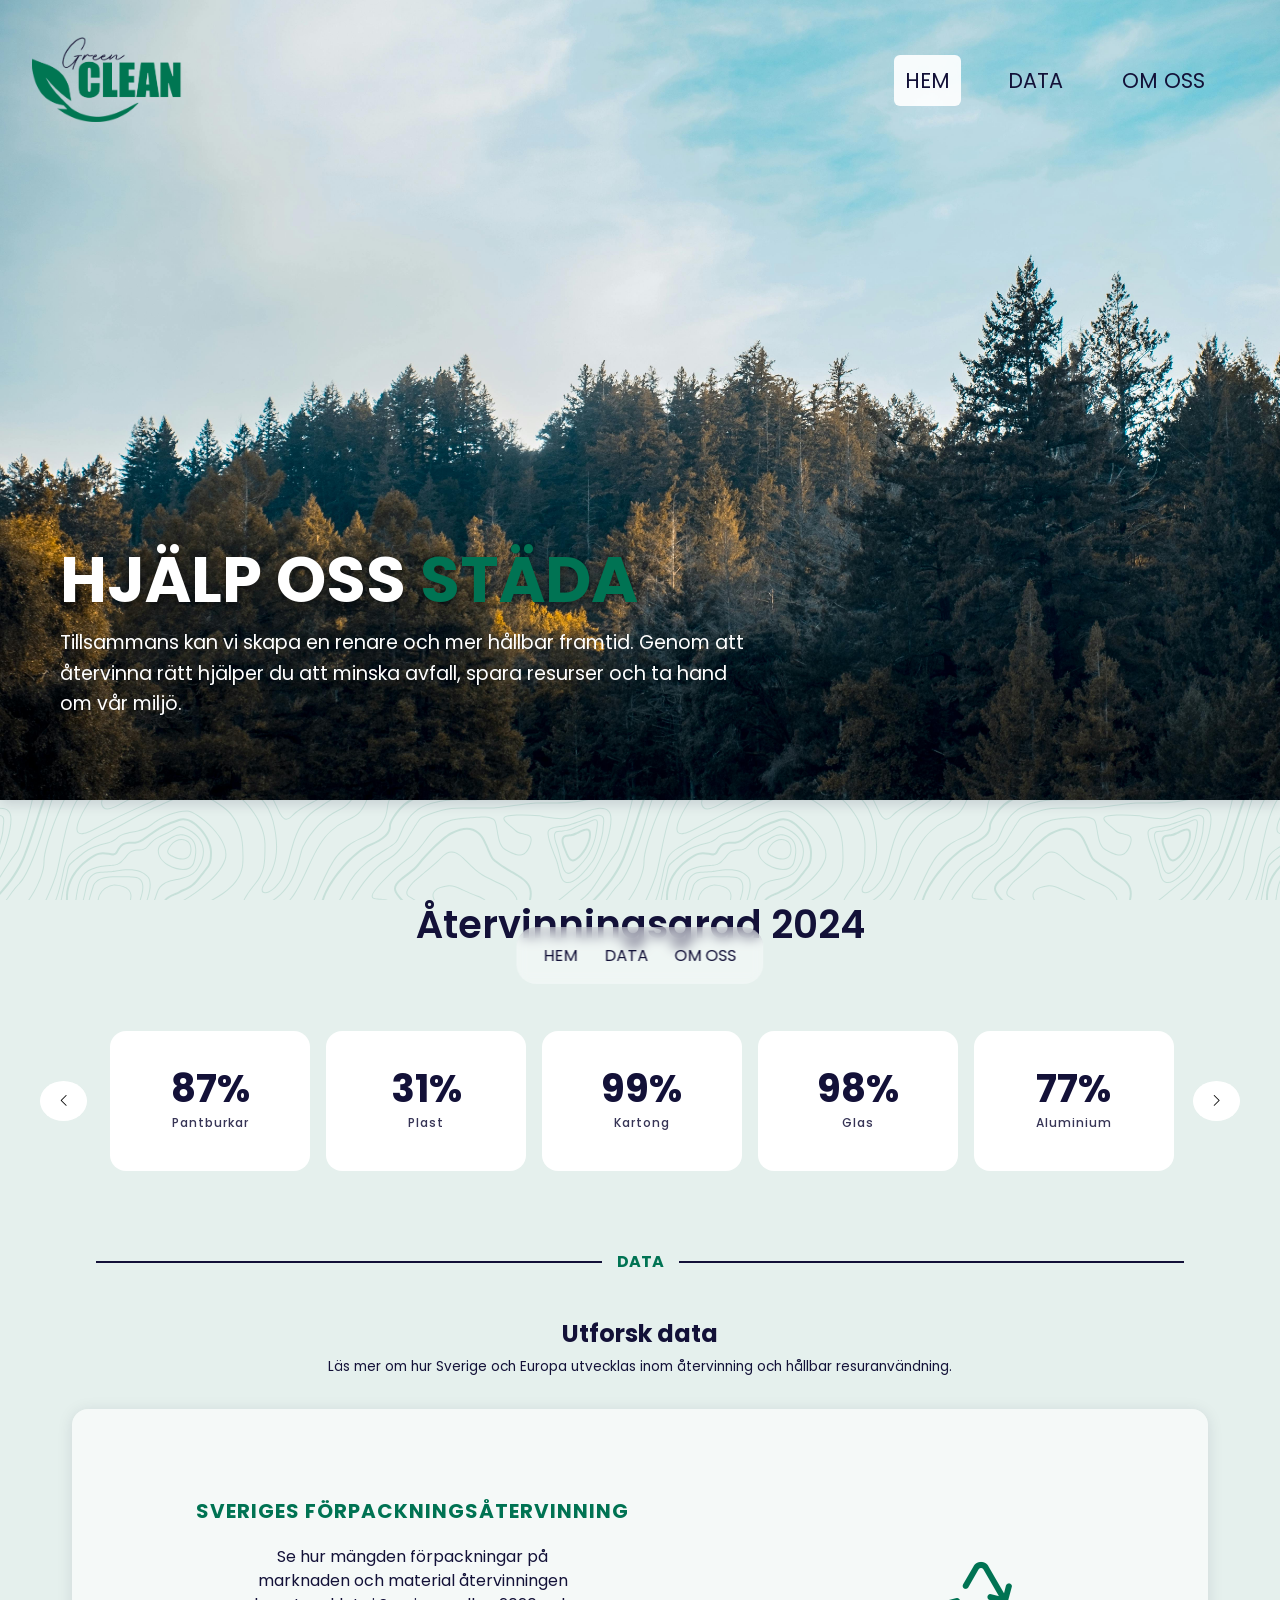
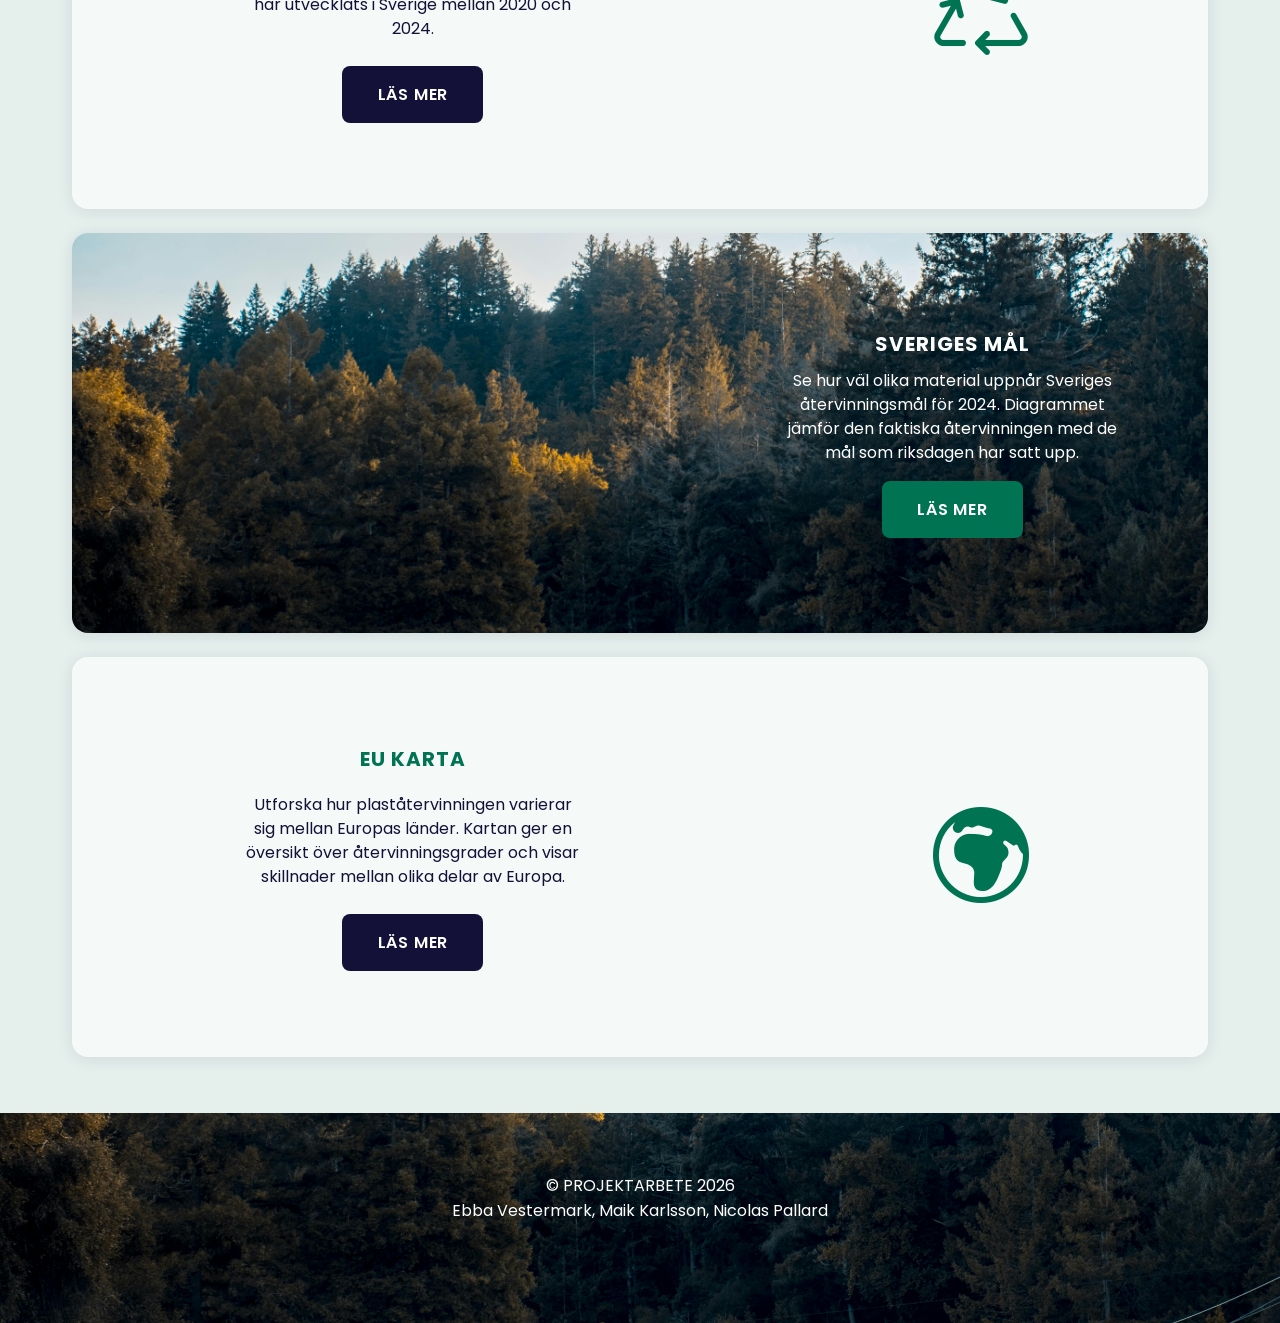
<file: index.html>
<!-- Ebba Vestermark, Maik Karlsson, Nicolas Pallard -->

<!doctype html>
<html lang="sv">
  <head>
    <meta charset="UTF-8" />
    <meta name="viewport" content="width=device-width, initial-scale=1.0" />
    <title>Green Clean Hem</title>
    <link rel="stylesheet" href="style.css" />

    <link rel="preconnect" href="https://fonts.googleapis.com" />
    <link rel="preconnect" href="https://fonts.gstatic.com" crossorigin />
    <link
      href="https://fonts.googleapis.com/css2?family=Poppins:wght@300;400;500;600;700&display=swap"
      rel="stylesheet"
    />

    <link
      rel="stylesheet"
      href="https://cdn.jsdelivr.net/npm/bootstrap-icons@1.11.3/font/bootstrap-icons.css"
    />
  </head>
  <body>
    <header class="header">
      <div>
        <a href="index.html">
          <img src="images/logotyp.png" alt="Logotyp" class="logo" />
        </a>
      </div>
      <nav>
        <a href="index.html" class="hem">HEM</a>
        <a href="data.html" class="data">DATA</a>
        <a href="omoss.html" class="oss">OM OSS</a>
      </nav>
    </header>

    <section class="hero">
      <div class="hero-text">
        <h1>HJÄLP OSS <span class="focus">STÄDA</span></h1>
        <p>
          Tillsammans kan vi skapa en renare och mer hållbar framtid. Genom att
          återvinna rätt hjälper du att minska avfall, spara resurser och ta
          hand om vår miljö.
        </p>
      </div>
    </section>

    <div class="section-header">
      <h2 class="section-title">Återvinningsgrad 2024</h2>
    </div>

    <div class="carousel-wrapper">
      <button class="arrow left"><i class="bi bi-chevron-left"></i></button>

      <div class="viewport">
        <div class="track">
          <div class="tile">
            <h1>87%</h1>
            <h3>Pantburkar</h3>
          </div>
          <div class="tile">
            <h1>31%</h1>
            <h3>Plast</h3>
          </div>
          <div class="tile">
            <h1>99%</h1>
            <h3>Kartong</h3>
          </div>
          <div class="tile">
            <h1>98%</h1>
            <h3>Glas</h3>
          </div>
          <div class="tile">
            <h1>77%</h1>
            <h3>Aluminium</h3>
          </div>
          <div class="tile">
            <h1>80%</h1>
            <h3>PET-flaskor</h3>
          </div>
        </div>
      </div>

      <button class="arrow right"><i class="bi bi-chevron-right"></i></button>
    </div>

    <div class="divider">
      <span>DATA</span>
    </div>

    <!-- VAD VILL DU SE -->
    <section class="cards">
      <h2 class="card-title">Utforsk data</h2>
      <p class="card-sub">
        Läs mer om hur Sverige och Europa utvecklas inom återvinning och hållbar
        resuranvändning.
      </p>

      <!-- Kort 1: Visa Sveriges förpackningsåtervinning -->
      <div class="card card-light">
        <div class="card-text">
          <h3>SVERIGES FÖRPACKNINGSÅTERVINNING</h3>
          <p>
            Se hur mängden förpackningar på marknaden och material återvinningen
            har utvecklats i Sverige mellan 2020 och 2024.
          </p>
          <a href="data.html#data-sektion-1" class="btn btn-dark">LÄS MER</a>
        </div>
        <div class="card-bg card-bg-to">
          <i class="bi bi-recycle"></i>
        </div>
      </div>

      <!-- Kort 2: Visa Sveriges Mål -->
      <div class="card card-image">
        <div class="card-text card-text-right">
          <h3>SVERIGES MÅL</h3>
          <p>
            Se hur väl olika material uppnår Sveriges återvinningsmål för 2024.
            Diagrammet jämför den faktiska återvinningen med de mål som
            riksdagen har satt upp.
          </p>
          <a href="data.html#data-sektion-3" class="btn btn-green">LÄS MER</a>
        </div>
      </div>

      <!-- Kort 3: Visa EU karta -->
      <div class="card card-light">
        <div class="card-text">
          <h3>EU KARTA</h3>
          <p>
            Utforska hur plaståtervinningen varierar sig mellan Europas länder.
            Kartan ger en översikt över återvinningsgrader och visar skillnader
            mellan olika delar av Europa.
          </p>
          <a href="data.html#data-sektion-5" class="btn btn-dark">LÄS MER</a>
        </div>
        <div class="card-bg card-bg-topo">
          <i class="bi bi-globe-europe-africa"></i>
        </div>
      </div>
    </section>

    <!--Bottom-bar-->
    <div class="bottom-bar">
      <div class="bottom-navbar">
        <a href="index.html">HEM</a>
        <a href="data.html">DATA</a>
        <a href="omoss.html">OM OSS</a>
      </div>
    </div>

    <footer>
      <p>© PROJEKTARBETE 2026</p>
      <p>Ebba Vestermark, Maik Karlsson, Nicolas Pallard</p>
    </footer>

    <script src="script.js"></script>
  </body>
</html>
</file>
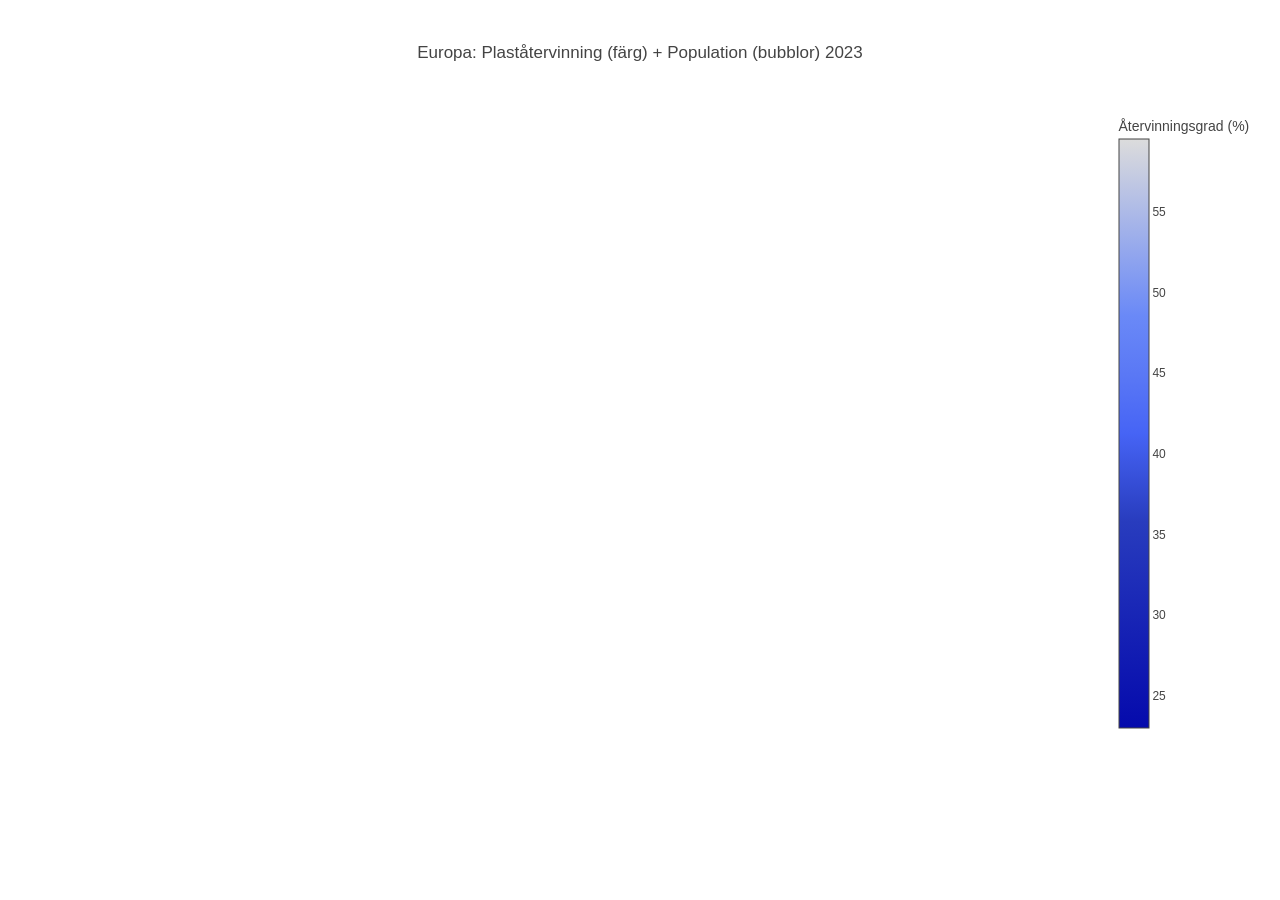
<file: test/Nicco/Ebba/Karta 1/index.html>
<!DOCTYPE html>
<html lang="sv">
<head>
  <meta charset="UTF-8" />
  <title>Plaståtervinning Europa 2023</title>

  <!-- Plotly -->
  <script src="https://cdn.plot.ly/plotly-2.30.0.min.js"></script>
</head>

<body>

  <div id="plot" style="width: 100%; height: 90vh;"></div>
  <script src="script.js"></script>
</body>
</html>
</file>
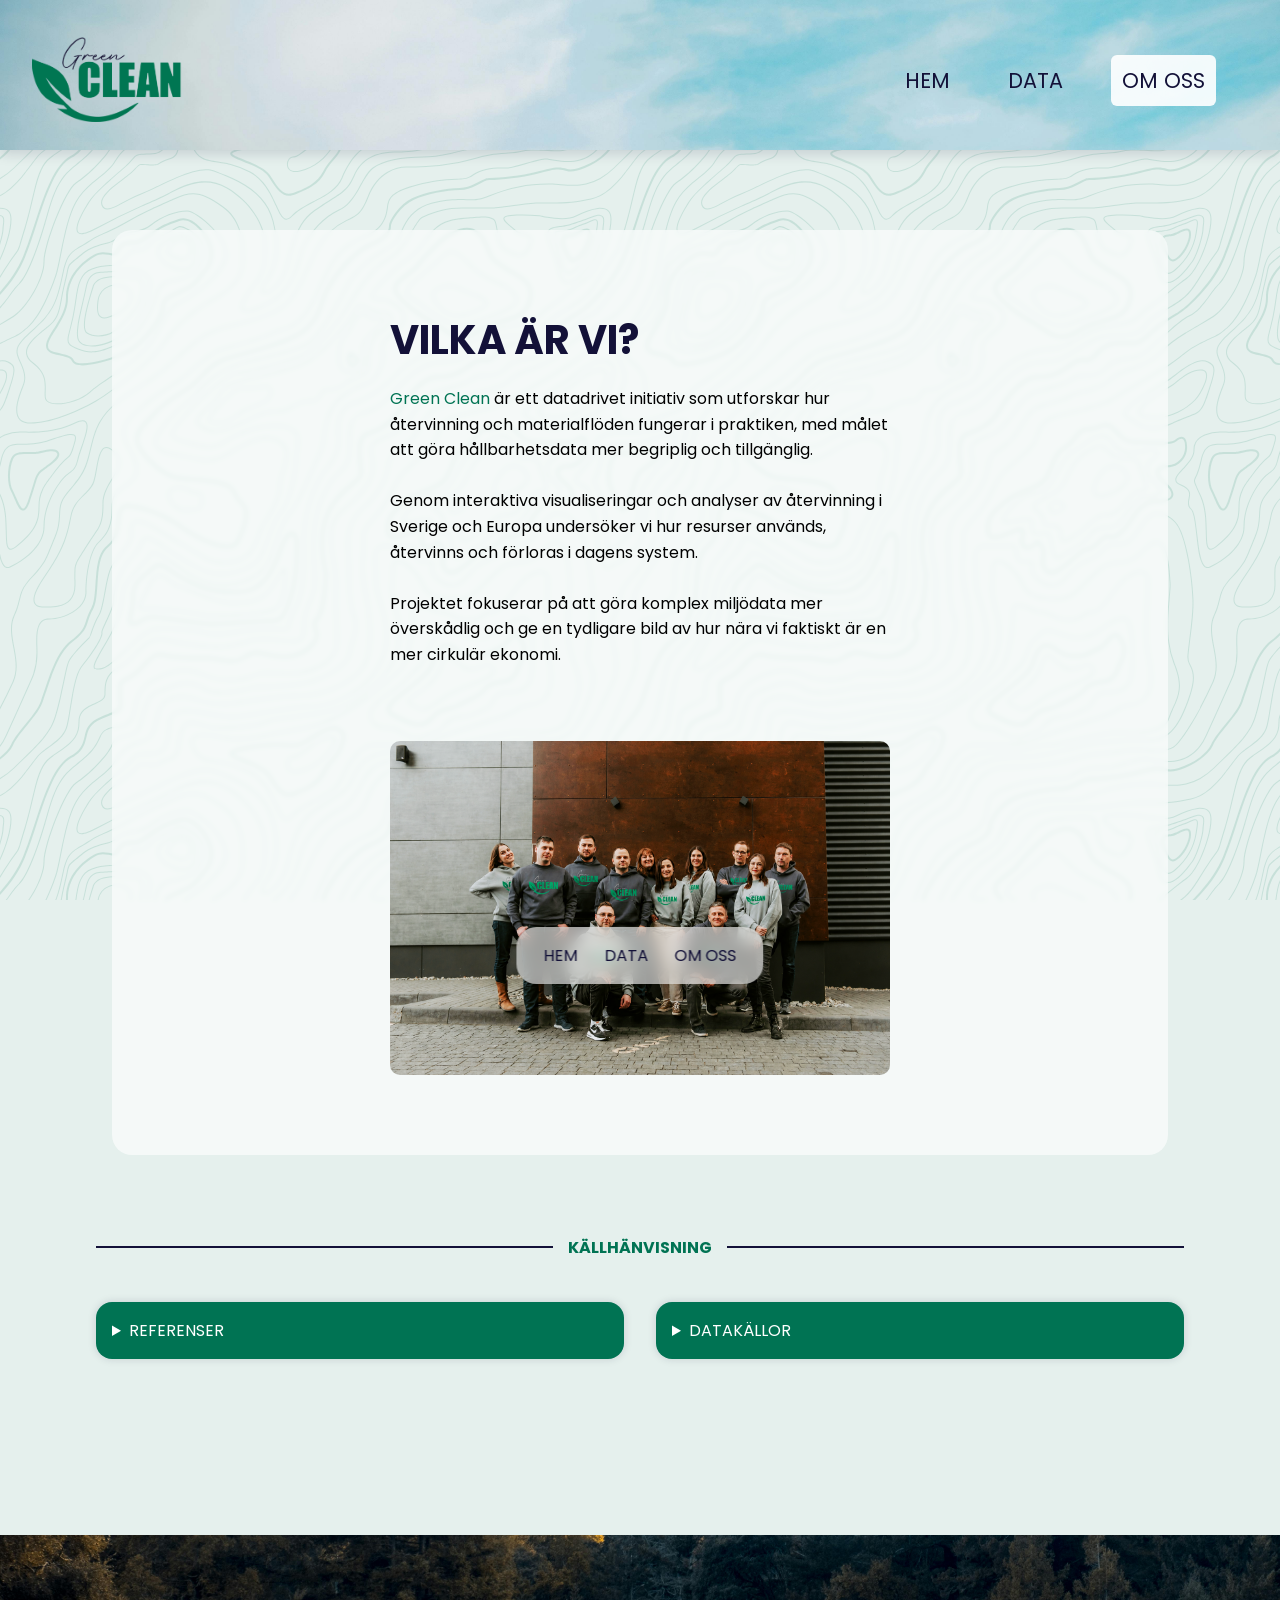
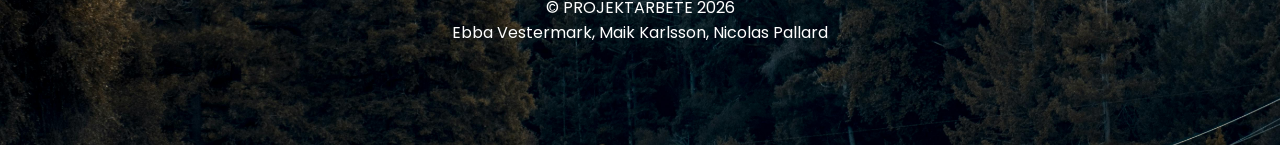
<file: omoss.html>
<!-- Ebba Vestermark, Maik Karlsson, Nicolas Pallard -->

<!doctype html>
<html lang="sv">
  <head>
    <meta charset="UTF-8" />
    <meta name="viewport" content="width=device-width, initial-scale=1.0" />
    <title>Green Clean Om Oss</title>
    <link rel="stylesheet" href="omoss.css" />
    <link rel="preconnect" href="https://fonts.googleapis.com" />
    <link rel="preconnect" href="https://fonts.gstatic.com" crossorigin />
    <link
      href="https://fonts.googleapis.com/css2?family=Poppins:wght@300;400;500;600;700&display=swap"
      rel="stylesheet"
    />

    <link
      rel="stylesheet"
      href="https://cdn.jsdelivr.net/npm/bootstrap-icons@1.11.3/font/bootstrap-icons.css"
    />
  </head>
  <body>
    <!-- NAV -->
    <header class="header">
      <div>
        <a href="index.html">
          <img src="images/logotyp.png" alt="Logotyp" class="logo" />
        </a>
      </div>
      <nav>
        <a href="index.html" class="hem">HEM</a>
        <a href="data.html" class="data">DATA</a>
        <a href="omoss.html" class="oss">OM OSS</a>
      </nav>
    </header>

    <!-- HERO -->
    <section class="hero">
      <div class="hero-text"></div>
    </section>

    <section class="chart-section">
      <section id="sek1">
        <img src="images/anstallda2.png" alt="Anställda" class="sektion1-img" />
        <div class="sektion1">
          <h1>VILKA ÄR VI?</h1>
          <p>
            <span class="focus">Green Clean</span> är ett datadrivet initiativ
            som utforskar hur återvinning och materialflöden fungerar i
            praktiken, med målet att göra hållbarhetsdata mer begriplig och
            tillgänglig.<br /><br />

            Genom interaktiva visualiseringar och analyser av återvinning i
            Sverige och Europa undersöker vi hur resurser används, återvinns och
            förloras i dagens system.<br /><br />

            Projektet fokuserar på att göra komplex miljödata mer överskådlig
            och ge en tydligare bild av hur nära vi faktiskt är en mer cirkulär
            ekonomi.<br /><br />
          </p>
        </div>
      </section>
    </section>

    <div class="divider">
      <span>KÄLLHÄNVISNING</span>
    </div>

    <section id="sek2-3">
      <div class="sektion2">
        <details>
          <summary>REFERENSER</summary>
          <ul>
            <br />
            <li>
              <b>Ekvall, T., Granström, L., Jansson, R., et al. (2025)</b>. The
              basket-of-functions approach applied to compare the climate
              aspects of high-quality mechanical recycling and downcycling of
              plastics. International Journal of Life Cycle Assessment.
              <a
                href="https://link.springer.com/article/10.1007/s11367-025-02543-7"
              >
                https://link.springer.com/article/10.1007/s11367-025-02543-7
              </a>
            </li>
            <br />

            <li>
              <b>Fortnox. (u.å.).</b> Disponibel inkomst. Fortnox företagsguide.
              <a
                href="https://www.fortnox.se/fortnox-foretagsguide/ekonomisk-ordlista/disponibel-inkomst"
              >
                https://www.fortnox.se/fortnox-foretagsguide/ekonomisk-ordlista/disponibel-inkomst
              </a>
            </li>
            <br />

            <li>
              <b>Globala målen. (u.å.).</b>
              Mål 12: Hållbar konsumtion och produktion.
              <a
                href="https://globalamalen.se/om-globala-malen/mal-12-hallbar-konsumtion-och-produktion/"
              >
                https://globalamalen.se/om-globala-malen/mal-12-hallbar-konsumtion-och-produktion/
              </a>
            </li>
            <br />

            <li>
              <b>Lantz, B. (2013).</b> Grundläggande statistisk analys (2.
              uppl.) Studentlitteratur.
            </li>
            <br />

            <li>
              <b>Letters in Spatial and Resource Sciences. (2017)</b>. The
              regional heterogeneity of household recycling: A
              spatial-econometric analysis of Swedish plastic packing waste.
              Springer Nature.
              <a
                href="https://link.springer.com/article/10.1007/s12076-017-0200-3"
              >
                https://link.springer.com/article/10.1007/s12076-017-0200-3
              </a>
            </li>
            <br />

            <li>
              <b>Naturvårdsverket. (2024).</b> Sveriges återvinning av
              förpackningar 2023.
              <a
                href="https://www.naturvardsverket.se/4ae0ac/globalassets/data-och-statistik/avfall/rapport-sveriges-atervinning-av-forpackningar-2023.pdf"
              >
                https://www.naturvardsverket.se/4ae0ac/globalassets/data-och-statistik/avfall/rapport-sveriges-atervinning-av-forpackningar-2023.pdf
              </a>
            </li>
            <br />

            <li>
              <b>Pexels. (u.å.)</b>. Pexels – Free stock photos.
              <a href="https://www.pexels.com/">https://www.pexels.com/</a>
            </li>
            <br />
          </ul>
        </details>
      </div>

      <div class="sektion3">
        <details>
          <summary>DATAKÄLLOR</summary>
          <ul>
            <br />
            <li>
              <b>Riksdagen. (2022)</b>
              Förordning (2022:1274) om producentansvar för förpackningar.
              <a
                href="https://www.riksdagen.se/sv/dokument-och-lagar/dokument/svensk-forfattningssamling/forordning-20221274-om-producentansvar-for_sfs-2022-1274/"
              >
                https://www.riksdagen.se/sv/dokument-och-lagar/dokument/svensk-forfattningssamling/forordning-20221274-om-producentansvar-for_sfs-2022-1274/
              </a>
            </li>
            <br />

            <li>
              <b>Eurostat. (u.å.)</b>
              Waste generation and treatment by waste category.
              <a
                href="https://ec.europa.eu/eurostat/databrowser/view/env_waspacr/default/bar?lang=en&category=env.env_was.env_wasst"
              >
                https://ec.europa.eu/eurostat/databrowser/view/env_waspacr/default/bar?lang=en&category=env.env_was.env_wasst
              </a>
            </li>
            <br />

            <li>
              <b>Eurostat. (u.å.)</b>
              Population statistics.
              <a
                href="https://ec.europa.eu/eurostat/databrowser/view/tps00001/default/table?lang=en&category=t_demo.t_demo_pop"
              >
                https://ec.europa.eu/eurostat/databrowser/view/tps00001/default/table?lang=en&category=t_demo.t_demo_pop
              </a>
            </li>
            <br />

            <li>
              <b>Statistiska centralbyrån (SCB). (u.å.)</b>
              Disposition av inkomst per konsumtionsenhet.
              <a
                href="https://www.statistikdatabasen.scb.se/pxweb/sv/ssd/START__HE__HE0110__HE0110G/TabVX4bDispInkN/"
              >
                https://www.statistikdatabasen.scb.se/pxweb/sv/ssd/START__HE__HE0110__HE0110G/TabVX4bDispInkN/
              </a>
            </li>
            <br />

            <li>
              <b>Statistiska centralbyrån (SCB). (u.å.)</b>
              Miljöpåverkan – statistik MI0307 (tabell T2N).
              <a
                href="https://www.statistikdatabasen.scb.se/pxweb/sv/ssd/START__MI__MI0307/MI0307T2N/"
              >
                https://www.statistikdatabasen.scb.se/pxweb/sv/ssd/START__MI__MI0307/MI0307T2N/
              </a>
            </li>
            <br />

            <li>
              <b>Statistiska centralbyrån (SCB). (u.å.)</b>
              Miljöpåverkan – statistik MI0307 (tabell T2NN).
              <a
                href="https://www.statistikdatabasen.scb.se/pxweb/sv/ssd/START__MI__MI0307/MI0307T2NN/"
              >
                https://www.statistikdatabasen.scb.se/pxweb/sv/ssd/START__MI__MI0307/MI0307T2NN/
              </a>
            </li>
            <br />
          </ul>
        </details>
      </div>
    </section>

    <div class="bottom-bar">
      <div class="bottom-navbar">
        <a href="index.html">HEM</a>
        <a href="data.html">DATA</a>
        <a href="omoss.html">OM OSS</a>
      </div>
    </div>

    <!-- FOOTER -->
    <footer>
      <p>© PROJEKTARBETE 2026</p>
      <p>Ebba Vestermark, Maik Karlsson, Nicolas Pallard</p>
    </footer>
    <script src="script.js"></script>
  </body>
</html>
</file>
<file: style.css>
/* Ebba Vestermark, Maik Karlsson, Nicolas Pallard */

* {
  margin: 0;
  padding: 0;
  box-sizing: border-box;
  font-family: "Poppins", sans-serif;
}

body {
  background-color: rgba(var(--color-primary), 0.1);
  background-image: url("data:image/svg+xml,%3Csvg xmlns='http://www.w3.org/2000/svg' width='600' height='600' viewBox='0 0 600 600'%3E%3Cpath fill='%23007353' fill-opacity='0.13' d='M600 325.1v-1.17c-6.5 3.83-13.06 7.64-14.68 8.64-10.6 6.56-18.57 12.56-24.68 19.09-5.58 5.95-12.44 10.06-22.42 14.15-1.45.6-2.96 1.2-4.83 1.9l-4.75 1.82c-9.78 3.75-14.8 6.27-18.98 10.1-4.23 3.88-9.65 6.6-16.77 8.84-1.95.6-3.99 1.17-6.47 1.8l-6.14 1.53c-5.29 1.35-8.3 2.37-10.54 3.78-3.08 1.92-6.63 3.26-12.74 5.03a384.1 384.1 0 0 1-4.82 1.36c-2.04.58-3.6 1.04-5.17 1.52a110.03 110.03 0 0 0-11.2 4.05c-2.7 1.15-5.5 3.93-8.78 8.4a157.68 157.68 0 0 0-6.15 9.2c-5.75 9.07-7.58 11.74-10.24 14.51a50.97 50.97 0 0 1-4.6 4.22c-2.33 1.9-10.39 7.54-11.81 8.74a14.68 14.68 0 0 0-3.67 4.15c-1.24 2.3-1.9 4.57-2.78 8.87-2.17 10.61-3.52 14.81-8.2 22.1-4.07 6.33-6.8 9.88-9.83 12.99-.47.48-.95.96-1.5 1.48l-3.75 3.56c-1.67 1.6-3.18 3.12-4.86 4.9a42.44 42.44 0 0 0-9.89 16.94c-2.5 8.13-2.72 15.47-1.76 27.22.47 5.82.51 6.36.51 8.18 0 10.51.12 17.53.63 25.78.24 4.05.56 7.8.97 11.22h.9c-1.13-9.58-1.5-21.83-1.5-37 0-1.86-.04-2.4-.52-8.26-.94-11.63-.72-18.87 1.73-26.85a41.44 41.44 0 0 1 9.65-16.55c1.67-1.76 3.18-3.27 4.83-4.85.63-.6 3.13-2.96 3.75-3.57a71.6 71.6 0 0 0 1.52-1.5c3.09-3.16 5.86-6.76 9.96-13.15 4.77-7.42 6.15-11.71 8.34-22.44.86-4.21 1.5-6.4 2.68-8.6.68-1.25 1.79-2.48 3.43-3.86 1.38-1.15 9.43-6.8 11.8-8.72 1.71-1.4 3.26-2.81 4.7-4.3 2.72-2.85 4.56-5.54 10.36-14.67a156.9 156.9 0 0 1 6.1-9.15c3.2-4.33 5.9-7.01 8.37-8.07 3.5-1.5 7.06-2.77 11.1-4.02a233.84 233.84 0 0 1 7.6-2.2l2.38-.67c6.19-1.79 9.81-3.16 12.98-5.15 2.14-1.33 5.08-2.33 10.27-3.65l6.14-1.53c2.5-.63 4.55-1.2 6.52-1.82 7.24-2.27 12.79-5.06 17.15-9.05 4.05-3.72 9-6.2 18.66-9.9l4.75-1.82c1.87-.72 3.39-1.31 4.85-1.91 10.1-4.15 17.07-8.32 22.76-14.4 6.05-6.45 13.95-12.4 24.49-18.92 1.56-.96 7.82-4.6 14.15-8.33v-64.58c-4 8.15-8.52 14.85-12.7 17.9-2.51 1.82-5.38 4.02-9.04 6.92a1063.87 1063.87 0 0 0-6.23 4.98l-1.27 1.02a2309.25 2309.25 0 0 1-4.87 3.9c-7.55 6-12.9 10.05-17.61 13.19-3.1 2.06-3.86 2.78-8.06 7.13-5.84 6.07-11.72 8.62-29.15 10.95-11.3 1.5-20.04 4.91-30.75 11.07-1.65.94-7.27 4.27-6.97 4.1-2.7 1.58-4.69 2.69-6.64 3.66-5.63 2.8-10.47 4.17-15.71 4.17-17.13 0-41.44 11.51-51.63 22.83-12.05 13.4-31.42 27.7-45.25 31.16-7.4 1.85-11.85 7.05-14.04 14.69-1.26 4.4-1.58 8.28-1.58 13.82 0 .82.01.98.24 3.63.45 5.18.35 8.72-.77 13.26-1.53 6.2-4.89 12.6-10.59 19.43-13.87 16.65-22.88 46.58-22.88 71.68 0 2.39.02 4.26.06 8.75.12 10.8.1 15.8-.22 21.95-.56 11.18-2.09 20.73-5 29.3h-1.05c2.94-8.56 4.49-18.12 5.05-29.35.31-6.13.34-11.1.22-21.9-.04-4.48-.06-6.36-.06-8.75 0-25.32 9.07-55.47 23.12-72.32 5.6-6.72 8.88-12.99 10.38-19.03 1.09-4.4 1.18-7.85.74-12.93-.23-2.7-.24-2.86-.24-3.72 0-5.62.32-9.57 1.62-14.1 2.28-7.95 6.97-13.44 14.76-15.39 13.6-3.4 32.82-17.59 44.75-30.84C409 360.14 433.58 348.5 451 348.5c5.07 0 9.77-1.33 15.26-4.07 1.93-.96 3.9-2.05 6.58-3.62-.3.18 5.33-3.16 6.98-4.11 10.82-6.21 19.66-9.67 31.11-11.2 17.23-2.3 22.9-4.75 28.57-10.64 4.25-4.41 5.04-5.16 8.22-7.28 4.68-3.11 10.01-7.14 17.55-13.14a1113.33 1113.33 0 0 0 4.86-3.89l1.28-1.02a4668.54 4668.54 0 0 1 6.23-4.98c3.67-2.9 6.55-5.12 9.07-6.95 4.37-3.19 9.16-10.56 13.29-19.4v66.9zm0-116.23c-.62.01-1.27.06-1.95.13-6.13.63-13.83 3.45-21.83 7.45-3.64 1.82-8.46 2.67-14.17 2.71-4.7.04-9.72-.47-14.73-1.33-1.7-.3-3.26-.61-4.67-.93a31.55 31.55 0 0 0-3.55-.57 273.4 273.4 0 0 0-16.66-.88c-10.42-.16-17.2.74-17.97 2.73-.38.97.6 2.55 3.03 4.87 1.01.97 2.22 2.03 4.04 3.55a1746.07 1746.07 0 0 0 4.79 4.02c1.39 1.2 3.1 1.92 5.5 2.5.7.16.86.2 2.64.54 3.53.7 5.03 1.25 6.15 2.63 1.41 1.76 1.4 4.54-.15 8.88-2.44 6.83-5.72 10.05-10.19 10.33-3.63.23-7.6-1.29-14.52-5.06-4.53-2.47-6.82-7.3-8.32-15.26-.17-.87-.32-1.78-.5-2.86l-.43-2.76c-1.05-6.58-1.9-9.2-3.73-10.11-.81-.4-1.59-.74-2.36-1-2.27-.77-4.6-1.02-8.1-.92-2.29.07-14.7 1-13.77.93-20.55 1.37-28.8 5.05-37.09 14.99a133.07 133.07 0 0 0-4.25 5.44l-2.3 3.09-2.51 3.32c-4.1 5.36-7.06 8.48-10.39 11.12-.65.52-1.33 1.04-2.13 1.62l-4.11 2.94a106.8 106.8 0 0 0-5.16 3.99c-4.55 3.74-9.74 8.6-16.25 15.38-8.25 8.58-11.78 13.54-11.7 15.95.07 1.65 1.64 2.11 6.79 2.38 1.61.09 2.15.12 2.98.2 2.95.24 5.09.73 6.81 1.68 7.48 4.15 11.63 7.26 13.95 11.58 3.3 6.15.8 12.88-8.89 20.26-8.28 6.3-11.1 10.37-11.31 14.96-.06 1.17 0 1.93.26 4.43.69 6.47.25 10.65-2.8 17.42a44.23 44.23 0 0 1-4.16 7.53c-2.82 3.97-5.47 5.74-10.6 7.69-.43.16-3.34 1.23-4.27 1.59-1.8.68-3.38 1.36-5.01 2.14-4.18 2-8.4 4.6-13.1 8.24-8.44 6.51-13.23 14.56-15.98 25.06-1.1 4.2-1.55 6.81-2.8 15.21-1.26 8.6-2.17 12.64-4.08 16.55-2.1 4.28-11.93 26.59-12.97 28.88a382.7 382.7 0 0 1-6.37 13.41c-4.07 8.11-7.61 14.07-10.73 17.81-5.38 6.46-8.98 14.37-13.77 28.42a810.14 810.14 0 0 0-1.89 5.6c-1.8 5.35-2.96 8.6-4.26 11.85-6.13 15.32-25.43 26.31-46.46 26.31-11.2 0-20.58-2.74-31.02-8.55-5.6-3.13-4.55-2.42-22.26-14.54-14.33-9.8-17.7-10.73-20.47-6.9-.37.5-1.81 2.74-1.83 2.77a52.24 52.24 0 0 1-4.94 5.9c-.73.79-5.52 5.87-6.97 7.45-2.38 2.6-4.3 4.81-5.98 6.93a45.6 45.6 0 0 0-5.08 7.66c-1.29 2.57-1.9 5.25-2.66 10.6a997.6 997.6 0 0 1-.46 3.18h-1l.47-3.32c.77-5.45 1.4-8.2 2.75-10.9a46.54 46.54 0 0 1 5.2-7.84c1.7-2.14 3.63-4.38 6.03-6.98 1.45-1.59 6.24-6.68 6.96-7.46a51.58 51.58 0 0 0 4.84-5.78s1.47-2.26 1.86-2.8c3.25-4.5 7.08-3.44 21.84 6.67 17.67 12.08 16.62 11.38 22.19 14.48 10.3 5.73 19.5 8.43 30.53 8.43 20.65 0 39.57-10.77 45.54-25.69a219.7 219.7 0 0 0 4.24-11.8 6752.32 6752.32 0 0 0 1.88-5.6c4.83-14.16 8.47-22.14 13.96-28.73 3.05-3.66 6.56-9.57 10.6-17.61 1.97-3.93 4.04-8.31 6.35-13.38 1.03-2.28 10.88-24.61 12.98-28.91 1.85-3.79 2.75-7.76 4-16.25 1.24-8.44 1.7-11.07 2.81-15.32 2.8-10.7 7.71-18.94 16.33-25.6a73.18 73.18 0 0 1 13.29-8.35c1.66-.8 3.27-1.48 5.08-2.18.94-.36 3.86-1.43 4.28-1.59 4.95-1.88 7.44-3.55 10.14-7.33 1.35-1.9 2.68-4.3 4.06-7.37 2.97-6.58 3.39-10.59 2.72-16.9a27.13 27.13 0 0 1-.27-4.58c.22-4.94 3.21-9.24 11.7-15.7 9.33-7.11 11.66-13.34 8.62-19-2.2-4.09-6.25-7.12-13.55-11.17-1.57-.88-3.6-1.33-6.42-1.57-.8-.07-1.34-.1-2.95-.19-5.77-.3-7.63-.85-7.72-3.34-.1-2.81 3.5-7.87 11.97-16.69 6.53-6.8 11.75-11.69 16.33-15.45 1.79-1.47 3.42-2.72 5.2-4.03l4.12-2.94c.79-.58 1.46-1.08 2.1-1.59 3.26-2.6 6.16-5.65 10.21-10.94a383.2 383.2 0 0 0 2.5-3.32l2.31-3.09c1.8-2.39 3.04-4 4.29-5.48 8.47-10.17 16.98-13.96 37.27-15.3-.44.02 12-.9 14.32-.98 3.62-.1 6.05.16 8.46.98.8.27 1.62.62 2.47 1.04 2.27 1.14 3.17 3.87 4.27 10.85l.44 2.76c.17 1.07.33 1.97.5 2.83 1.44 7.69 3.62 12.29 7.8 14.57 6.76 3.68 10.6 5.15 13.99 4.94 4-.25 6.99-3.17 9.3-9.67 1.45-4.04 1.46-6.49.32-7.92-.9-1.12-2.28-1.62-5.57-2.27a55.8 55.8 0 0 1-2.67-.55c-2.54-.6-4.39-1.4-5.93-2.71a252.63 252.63 0 0 0-4.78-4.01 84.35 84.35 0 0 1-4.08-3.6c-2.73-2.6-3.86-4.43-3.28-5.95 1.02-2.64 7.82-3.54 18.93-3.37a230.56 230.56 0 0 1 16.73.88c2.76.39 3.2.49 3.68.6 1.4.3 2.95.62 4.62.91a82.9 82.9 0 0 0 14.56 1.32c5.56-.04 10.24-.86 13.73-2.6 8.1-4.05 15.89-6.9 22.17-7.56.7-.07 1.4-.11 2.05-.13v1zm0-100.94v1.5c-8.62 16.05-17.27 29.55-23.65 35.92-3.19 3.2-7.62 4.9-13.54 5.56-4.45.48-8.28.4-19.18-.2-9.91-.55-15.32-.44-20.52.78a84.05 84.05 0 0 1-15 2.11l-2.25.14c-12.49.75-19.37 1.78-32.72 5.74-4.5 1.33-9.27 2.49-14.3 3.48a246.27 246.27 0 0 1-32.6 3.97c-7.56.45-13.21.57-20.24.57-5.4 0-11.9 1.61-18 5.18-8.3 4.87-15.06 12.87-19.53 24.5a68.57 68.57 0 0 1-4.56 9.8c-3.6 6.2-6.92 8.99-13.38 12.18l-4.03 1.96a64.48 64.48 0 0 0-15.16 10.25c-8.2 7.33-13.72 16.63-22.54 35.6l-2.08 4.49c-7.3 15.7-11.5 23.3-17.35 29.87-7.7 8.66-20.25 14.42-40.31 20.08-4.37 1.23-19.04 5.08-19.24 5.13-6.92 1.87-11.68 3.34-15.63 4.92-10.55 4.22-18.71 10.52-36.38 26.52l-1.7 1.54c-8.58 7.76-13.41 11.9-18.81 15.88-3.95 2.9-8 5.67-12.97 8.91-2.06 1.34-10.3 6.6-12.33 7.94-11.52 7.5-18.53 13.04-24.62 20.08a62.01 62.01 0 0 0-6.44 8.85c-4.13 6.91-6.27 13.15-9.2 25.11l-1.54 6.26c-.6 2.45-1.15 4.54-1.72 6.58-2.97 10.7-6.9 17.36-14.78 26.91L69.6 491a148.51 148.51 0 0 0-4.19 5.3 23.9 23.9 0 0 0-3.44 6.28c-1.16 3.23-1.52 5.9-1.87 11.94-.58 10.05-1.42 15.04-4.63 22.67-1.57 3.72-5.66 14.02-6.41 15.8a73.46 73.46 0 0 1-3.57 7.4c-2.88 5.14-6.71 10.12-13.12 16.95-5.96 6.36-8.87 10.9-10.61 16a56.88 56.88 0 0 0-1.38 4.82l-.46 1.84h-1.03l.52-2.08c.52-2.09.92-3.49 1.4-4.9 1.8-5.25 4.78-9.9 10.84-16.36 6.35-6.78 10.13-11.7 12.97-16.77a72.5 72.5 0 0 0 3.52-7.29c.75-1.76 4.84-12.06 6.4-15.8 3.17-7.5 3.99-12.4 4.56-22.33.35-6.14.72-8.88 1.93-12.23a24.9 24.9 0 0 1 3.58-6.54c1.27-1.7 2.6-3.37 4.22-5.34l4.11-4.95c7.8-9.46 11.66-16 14.59-26.54.56-2.04 1.1-4.12 1.71-6.56l1.53-6.26c2.96-12.04 5.13-18.36 9.32-25.39 1.84-3.08 4-6.05 6.54-8.99 6.17-7.12 13.24-12.7 24.83-20.26 2.05-1.33 10.28-6.6 12.33-7.94 4.96-3.22 9-5.98 12.92-8.87 5.37-3.95 10.19-8.08 18.74-15.82l1.7-1.54c17.76-16.09 25.98-22.43 36.67-26.7 4-1.6 8.8-3.09 15.75-4.96.21-.06 14.87-3.9 19.22-5.13 19.9-5.61 32.32-11.31 39.85-19.78 5.76-6.48 9.93-14.02 17.18-29.64l2.09-4.5c8.87-19.07 14.44-28.46 22.77-35.9a65.48 65.48 0 0 1 15.38-10.4l4.04-1.97c6.3-3.1 9.47-5.77 12.96-11.77a67.6 67.6 0 0 0 4.48-9.67c4.56-11.84 11.47-20.02 19.97-25 6.25-3.66 12.93-5.32 18.5-5.32 7.01 0 12.65-.12 20.17-.57a245.3 245.3 0 0 0 32.47-3.96c5-.98 9.75-2.13 14.22-3.45 13.43-3.98 20.38-5.02 32.94-5.78l2.24-.14c5.76-.37 9.8-.9 14.85-2.09 5.31-1.25 10.79-1.35 22.6-.7 9.04.5 12.84.58 17.21.1 5.71-.62 9.94-2.26 12.95-5.26 6.44-6.45 15.3-20.37 24.35-36.72zm0 450.21c-1.28-4.6-2.2-10.55-3.33-20.25l-.24-2.04-.23-2.03c-1.82-15.7-3.07-21.98-5.55-24.47-2.46-2.46-3.04-5.03-2.52-8.64.1-.6.18-1.1.39-2.15.69-3.54.77-5.04.08-6.84-.91-2.38-3.31-4.41-7.79-6.26-5.08-2.09-6.52-4.84-4.89-8.44.66-1.45 1.79-3.02 3.52-5.01 1.04-1.2 5.48-5.96 5.08-5.53 6.15-6.7 8.98-11.34 8.98-16.48a15.2 15.2 0 0 1 6.5-12.89v1.26a14.17 14.17 0 0 0-5.5 11.63c0 5.47-2.93 10.29-9.24 17.16.38-.42-4.04 4.33-5.07 5.5-1.67 1.93-2.75 3.43-3.36 4.77-1.37 3.04-.23 5.22 4.36 7.1 4.71 1.95 7.32 4.16 8.34 6.83.78 2.04.7 3.67-.03 7.4-.2 1.03-.3 1.51-.38 2.09-.48 3.33.03 5.59 2.23 7.8 2.74 2.74 3.98 8.96 5.84 25.06l.24 2.03.23 2.04c.82 7.01 1.53 12.06 2.34 16.03v4.33zm0-62.16c-1.4-3.13-4.43-9.9-4.95-11.17-1.02-2.53-1.25-3.8-.91-5.18.2-.84 2.05-4.68 2.32-5.33a70.79 70.79 0 0 0 3.54-11.2v3.99a62.82 62.82 0 0 1-2.62 7.6c-.31.75-2.09 4.46-2.27 5.18-.28 1.12-.08 2.22.87 4.57.41 1.02 2.5 5.7 4.02 9.09v2.45zm0-85.09c-1.65 1.66-3.66 2.9-6.4 4.13-.25.1-13.97 5.47-20.4 8.43-9.35 4.32-16.7 5.9-23.03 5.25-5.08-.53-9.02-2.25-14.77-5.92l-3.2-2.07a77.4 77.4 0 0 0-5.44-3.27c-4.05-2.18-3.25-5.8 1.47-10.47 3.71-3.68 9.6-7.93 18.73-13.8l4.46-2.82c17.95-11.33 18.22-11.5 22.27-14.74 11.25-9 19.69-14.02 26.31-15.1v1.02c-6.37 1.1-14.62 6-25.69 14.86-4.1 3.28-4.34 3.44-22.36 14.8a652.4 652.4 0 0 0-4.45 2.83c-9.07 5.83-14.92 10.05-18.57 13.66-4.31 4.28-4.95 7.13-1.7 8.88 1.7.91 3.29 1.88 5.5 3.3l3.2 2.08c5.64 3.59 9.45 5.25 14.34 5.76 6.13.64 13.32-.9 22.52-5.15 6.46-2.98 20.18-8.35 20.4-8.44 3.04-1.37 5.1-2.71 6.81-4.69v1.47zm0-41.37v1c-6.56.26-12.11 3.13-19.71 9.08l-4.63 3.68a51.87 51.87 0 0 1-4.4 3.14c-.82.52-5.51 3.33-6.22 3.76-3.31 2-6.15 3.8-8.87 5.6a112.61 112.61 0 0 0-8.16 5.92c-4.61 3.72-7.4 6.9-7.97 9.35-.63 2.67 1.48 4.53 7.05 5.46 10.7 1.78 20.92-.05 30.45-4.65a61.96 61.96 0 0 0 17.1-12.2 41.8 41.8 0 0 0 5.36-7.42v1.92a38.94 38.94 0 0 1-4.64 6.19 62.95 62.95 0 0 1-17.39 12.41c-9.7 4.68-20.13 6.55-31.05 4.73-6.06-1-8.65-3.29-7.85-6.67.64-2.74 3.53-6.05 8.31-9.9 2.35-1.9 5.1-3.88 8.24-5.97 2.73-1.82 5.58-3.61 8.9-5.62.72-.44 5.4-3.24 6.22-3.75 1.26-.8 2.6-1.76 4.3-3.09.8-.62 3.9-3.1 4.63-3.67 7.77-6.1 13.49-9.04 20.33-9.3zm0-154.6v1c-1.75-.24-4.3.23-7.82 1.55-10.01 3.75-13.8 5.07-19.15 6.76-1.78.56-2.63.83-3.87 1.24-1.48.5-3.16.76-6.74 1.16a1550.34 1550.34 0 0 0-2.64.3c-7.8.94-11.28 2.47-11.28 6.07 0 4.45 2.89 13.18 7.96 25.81a57.34 57.34 0 0 1 2.33 7.6 258.32 258.32 0 0 1 .84 3.46c1.86 7.62 3.17 10.71 5.56 11.67 2.21.88 4.7.6 7.47-.72 3.48-1.69 7.22-4.94 11.2-9.47 1.52-1.7 2.97-3.49 4.59-5.57l3.16-4.1c2.59-3.23 6.07-12.21 8.39-20.23v3.45c-2.29 7.2-5.27 14.5-7.61 17.41-.44.55-2.67 3.46-3.15 4.09-1.63 2.1-3.1 3.9-4.62 5.62-4.08 4.61-7.9 7.94-11.53 9.7-2.99 1.44-5.77 1.75-8.28.74-2.84-1.13-4.2-4.34-6.15-12.35a2097.48 2097.48 0 0 1-.84-3.46c-.8-3.2-1.47-5.45-2.28-7.46-5.14-12.8-8.04-21.55-8.04-26.19 0-4.37 3.84-6.06 12.16-7.07a160.9 160.9 0 0 1 2.65-.3c3.5-.39 5.15-.64 6.53-1.1 1.26-.42 2.1-.7 3.88-1.26 5.34-1.68 9.11-3 19.1-6.74 3.53-1.32 6.22-1.84 8.18-1.61zM0 292c10.13-11.31 18.13-23.2 23.07-35.39 3.3-8.14 6.09-16.12 10.81-30.55l1.59-4.84c6.53-19.94 10.11-29.82 14.77-39.56 6.07-12.72 12.55-21.18 20.27-25.54 6.66-3.76 10.2-7.86 12.22-13.15a46.6 46.6 0 0 0 1.86-6.58c1.23-5.2 2.05-7.59 3.93-10.36 2.45-3.62 6.27-6.53 12.1-8.96 15.78-6.58 16.73-7.04 18.05-9.01.65-.98.83-2.15.74-4.51-.03-.73-.23-3.82-.24-4A93.8 93.8 0 0 1 119 94c0-10.04.18-11.37 2.37-13.15.52-.42 1.13-.8 2.07-1.3.27-.14 2.18-1.12 2.84-1.48a68.4 68.4 0 0 0 9.12-5.87c2.06-1.54 2.64-2.14 8.01-7.93 3.78-4.09 6.21-6.36 8.96-8.12 3.64-2.33 7.2-3.12 10.9-2.11 4.4 1.2 10.81 2 18.78 2.46 6.9.4 12.9.5 21.95.5 4.87 0 8.97.47 15.4 1.57 7.77 1.33 9.3 1.54 12.38 1.54 4.05 0 7.43-.88 10.68-2.95 5.06-3.22 8.11-4.67 11.2-5.2 3.62-.64 4.77-.46 16.55 2.06 17.26 3.7 30.85 1.36 41.06-9.7 5.1-5.53 5.48-8.9 3.48-14.8-.83-2.42-1.03-3.1-1.17-4.3-.29-2.52.5-4.71 2.71-6.93 2.65-2.65 4.72-9.17 6.22-18.29h2.03c-1.56 9.71-3.77 16.65-6.83 19.7-1.79 1.8-2.36 3.39-2.14 5.28.11 1 .3 1.63 1.07 3.9 2.22 6.53 1.76 10.66-3.9 16.8-10.77 11.66-25.07 14.13-42.95 10.3-11.42-2.45-12.55-2.62-15.78-2.06-2.77.48-5.62 1.84-10.47 4.92a20.93 20.93 0 0 1-11.76 3.27c-3.25 0-4.81-.22-12.73-1.57C212.74 59.46 208.73 59 204 59c-9.1 0-15.11-.1-22.07-.5-8.09-.47-14.62-1.29-19.2-2.54-5.62-1.53-10.17 1.38-17.85 9.66-5.5 5.94-6.08 6.53-8.28 8.18a70.38 70.38 0 0 1-9.38 6.03c-.68.37-2.58 1.35-2.84 1.49-.84.44-1.35.76-1.75 1.08C121.16 83.6 121 84.8 121 94c0 1.85.06 3.54.17 5.44 0 .17.2 3.28.24 4.03.1 2.75-.13 4.29-1.08 5.71-1.67 2.5-2.27 2.8-18.95 9.74-5.48 2.29-8.99 4.96-11.2 8.24-1.71 2.51-2.47 4.73-3.64 9.7-.83 3.5-1.21 4.92-1.94 6.83-2.18 5.73-6.05 10.19-13.1 14.18-7.3 4.12-13.55 12.28-19.46 24.66-4.6 9.64-8.17 19.46-14.67 39.32l-1.58 4.84c-4.75 14.47-7.54 22.48-10.86 30.69-5.28 13.01-13.95 25.65-24.93 37.6v-2.97zm0 78v-.5l1-.01c6.32 0 7.47 5.2 4.6 13.36a60.36 60.36 0 0 1-5.6 11.3v-1.92a57.76 57.76 0 0 0 4.65-9.72c2.69-7.6 1.71-12.02-3.65-12.02-.34 0-.67 0-1 .02v-46.59a340.96 340.96 0 0 0 13.71-8.34c13.66-9.46 29.79-37.6 29.79-53.59 0-18.1 21.57-72.64 32.23-79.42 12.71-8.09 32.24-27.96 35.8-37.75 1.93-5.3 5.5-7.27 14.42-9.37 6.15-1.44 8.64-2.42 10.67-4.79 1.5-1.74 2.72-4.79 4.33-10.3.23-.78 1.9-6.68 2.43-8.46 3.62-12.08 7.3-18.49 13.47-20.39 2.5-.76 3.03-.98 9.74-3.7 7.49-3.03 11.97-4.43 17.12-4.92 6.75-.65 13.13.75 19.55 4.67 5.43 3.32 12.19 4.72 20.17 4.56 6.03-.12 12.2-1.07 19.83-2.8 1.82-.4 7.38-1.74 8.26-1.94 2.69-.6 4.34-.89 5.48-.89 4.97 0 8.93-.05 14.2-.27 7.9-.32 15.56-.92 22.75-1.88 8.5-1.14 15.9-2.73 21.88-4.82 18.9-6.62 32.64-18.3 33.67-27.59.29-2.56.4-2.96 2.79-11.11 2.33-7.95 3.21-12.93 2.72-18.23-.2-2.24-.69-4.38-1.48-6.42-1.5-3.92-2.63-9.4-3.43-16.18h.9c.77 6.47 1.89 11.72 3.47 15.82a24.93 24.93 0 0 1 1.54 6.69c.5 5.46-.4 10.54-2.77 18.6-2.36 8.06-2.47 8.47-2.74 10.95-1.09 9.75-15.1 21.68-34.33 28.41-6.06 2.12-13.52 3.72-22.09 4.87-7.22.96-14.92 1.57-22.83 1.89-5.3.21-9.27.27-14.25.27-1.04 0-2.64.27-5.26.87-.87.2-6.43 1.53-8.26 1.94-7.68 1.73-13.92 2.7-20.03 2.82-8.15.17-15.1-1.27-20.71-4.7-6.23-3.81-12.4-5.16-18.93-4.54-5.04.48-9.44 1.86-16.84 4.86-6.75 2.74-7.29 2.95-9.82 3.73-5.73 1.76-9.28 7.96-12.81 19.72-.53 1.77-2.2 7.66-2.43 8.46-1.66 5.65-2.91 8.78-4.53 10.67-2.22 2.58-4.84 3.62-12.01 5.3-7.8 1.83-11.13 3.66-12.9 8.54-3.65 10.04-23.32 30.06-36.2 38.25C65.94 190 44.5 244.2 44.5 262c0 16.34-16.3 44.78-30.22 54.41-2.14 1.48-8.24 5.12-14.28 8.68v-1.16 46.09zm0-173.7v-1.11c7.42-3.82 14.55-10.23 21.84-18.98 3.8-4.56 14.21-18.78 15.79-20.55 1.8-2.04 4.06-3.96 7.42-6.45 1.08-.8 4.92-3.57 5.49-3.99 9.36-6.85 14-11.96 15.98-19.36.8-2.98 1.54-6.78 2.46-12.3.23-1.44 2-12.46 2.56-15.79 2.87-16.77 5.73-26.79 10.07-32.1C92.46 52.43 101.5 38.13 101.5 33c0-2.54.34-3.35 6.05-15.71.68-1.49 1.25-2.74 1.77-3.93 2.5-5.75 3.9-10.04 4.14-13.36h1c-.23 3.48-1.66 7.87-4.23 13.76-.52 1.2-1.09 2.45-1.78 3.95-5.54 12.01-5.95 12.99-5.95 15.29 0 5.47-9.09 19.84-20.11 33.31-4.2 5.12-7.03 15.06-9.86 31.64-.57 3.33-2.33 14.33-2.57 15.78-.92 5.56-1.67 9.38-2.48 12.4-2.05 7.68-6.82 12.93-16.35 19.91l-5.49 3.98c-3.3 2.45-5.51 4.34-7.27 6.31-1.53 1.73-11.94 15.93-15.76 20.53-7.52 9.02-14.88 15.6-22.61 19.46zm0 361.83v-4.33c.48 2.36 1 4.35 1.6 6.15 2 6.03 4.6 8.26 8.19 6.59C28.76 557.69 43.5 542.4 43.5 527c0-16.2 6.37-31.99 17.1-46.3 1.88-2.5 3.66-4.4 5.53-6 .73-.62 1.45-1.18 2.3-1.8l2-1.43c3.68-2.68 5.32-5.28 7.08-12.59.75-3.07 1.38-5.02 4.2-13.26l.63-1.88c3.24-9.58 4.56-14.97 4.17-18.65-.48-4.43-3.8-5.23-11.3-1.64a81.12 81.12 0 0 1-9.15 3.7c-13.89 4.67-26.96 5.8-42.66 5.42l-1.95-.05-1.45-.02a39.8 39.8 0 0 0-15.05 2.96A21.81 21.81 0 0 0 0 438.37v-1.26a23.55 23.55 0 0 1 4.55-2.57 40.77 40.77 0 0 1 16.92-3.02l1.95.05c15.6.38 28.57-.75 42.32-5.37a80.12 80.12 0 0 0 9.04-3.65c8.04-3.84 12.16-2.85 12.72 2.43.42 3.89-.92 9.34-4.21 19.08l-.64 1.88c-2.8 8.2-3.43 10.15-4.16 13.18-1.82 7.52-3.59 10.34-7.47 13.16l-2 1.43c-.84.6-1.54 1.15-2.25 1.75a35.45 35.45 0 0 0-5.37 5.84c-10.61 14.15-16.9 29.74-16.9 45.7 0 15.88-15 31.45-34.29 40.45-4.3 2.01-7.39-.66-9.56-7.18-.23-.68-.44-1.39-.65-2.13zm0-62.16v-2.45l1.46 3.27c2.1 4.8 3.46 10.33 4.26 16.77.66 5.3.84 9.3 1.04 18.5.2 9.32.5 12.75 1.63 15.05 1.28 2.6 3.67 2.35 8.29-1.5 17.14-14.3 21.82-22.9 21.82-38.62 0-7.17 1.1-12.39 3.7-17.68 2.27-4.67 3.65-6.62 13.4-19.62a69.8 69.8 0 0 1 7.6-8.79 44.76 44.76 0 0 1 3.54-3.06c.38-.3.64-.52.89-.74a10.47 10.47 0 0 0 2.63-3.32 35.78 35.78 0 0 0 2.26-5.94l.37-1.2.36-1.15c.29-.91.48-1.55.66-2.16.45-1.53.74-2.68.91-3.66.38-2.2.12-3.49-.85-4.15-2.35-1.61-9.28-.24-23.8 4.94-9.54 3.4-16.12 4.17-27.85 4.26-7.71.06-10.43.4-13.25 2.12-3.48 2.12-5.84 6.4-7.58 14.26-.5 2.2-.99 4.19-1.49 5.98v-3.98l.51-2.22c1.8-8.1 4.28-12.6 8.04-14.9 3.04-1.85 5.86-2.2 13.77-2.26 11.61-.09 18.1-.84 27.51-4.2 14.93-5.32 21.95-6.71 24.7-4.83 1.38.94 1.71 2.6 1.28 5.15a33.69 33.69 0 0 1-.94 3.78l-.66 2.17-.36 1.15-.37 1.2a36.64 36.64 0 0 1-2.33 6.1c-.8 1.53-1.61 2.52-2.86 3.61l-.92.77-1.02.83c-.9.74-1.65 1.4-2.47 2.18a68.84 68.84 0 0 0-7.48 8.66c-9.7 12.93-11.07 14.87-13.31 19.46-2.52 5.15-3.59 10.22-3.59 17.24 0 16.04-4.82 24.91-22.18 39.38-5.04 4.2-8.18 4.55-9.83 1.18-1.22-2.5-1.52-5.94-1.73-15.47-.2-9.16-.38-13.15-1.03-18.4-.79-6.34-2.12-11.8-4.19-16.49L0 495.98zM379.27 0h1.04l1.5 5.26c3.28 11.56 4.89 19.33 5.26 27.8.49 11.01-1.52 21.26-6.63 31.17-7.8 15.13-20.47 26.5-36.22 34.1-12.38 5.96-26.12 9.17-36.22 9.17-6.84 0-17.24 1.38-37.27 4.62l-2.27.37c-24.5 3.99-31.65 5-37.46 5-3.49 0-4.08-.08-19.54-2.8-3.56-.64-6.32-1.1-9-1.5-20.23-2.96-31-1.2-31.96 7.86-.1.85-.18 1.72-.29 2.81l-.27 2.73c-1.1 10.9-2.02 15.73-4.31 19.96-2.9 5.34-7.77 7.95-15.63 7.95-10.2 0-12.92.6-15.5 3.17.52-.51-5.03 5.85-8.16 8.7-2.75 2.5-14.32 12.55-15.77 13.83a341.27 341.27 0 0 0-6.54 5.92c-6.97 6.49-11.81 11.76-14.6 16.15-5.92 9.3-10.48 18.04-11.69 24.08-1.66 8.3 3.67 9.54 19.02 1.21a626.23 626.23 0 0 1 44.54-21.9c3.5-1.56 14.04-6.2 15.68-6.95 5.05-2.25 8.3-3.8 10.78-5.15l1.95-1.07 2.18-1.18c1.76-.94 3.38-1.76 5-2.55 18.1-8.72 34.48-10.46 50.33-1.2 22.89 13.34 38.28 37.02 38.28 56.44 0 19.12-.73 25.13-5.18 33.2a45.32 45.32 0 0 1-4.94 7.12c-6.47 7.77-11.81 16.2-12.76 21.27-1.2 6.34 4.69 7.03 20.17-.05 13.31-6.08 22.4-14.95 28.5-26.32a80.51 80.51 0 0 0 6.1-15.13c.9-2.98 3.17-11.65 3.41-12.48a29.02 29.02 0 0 1 1.75-4.83c7.47-14.93 21.09-30.5 36.25-37.24 7.61-3.38 13-9.65 19.4-20.79.84-1.48 4.26-7.64 5.14-9.17 3.52-6.1 6.22-9.7 9.37-11.98 10.15-7.4 28.7-11.1 50.29-11.1 7.52 0 16.54-1.24 27.51-3.58a420.1 420.1 0 0 0 14.96-3.52c-1.3.33 15.54-3.98 19.42-4.89 14.15-3.33 41.07-5.01 64.11-5.01 17.36 0 27.82-9.23 38.53-38.67 6.62-18.21 6.62-26.37 2.69-34.35l-1.18-2.37A13.36 13.36 0 0 1 587.5 58c0-4.03 0-4.01 2.5-24.56.46-3.73.8-6.74 1.12-9.64.9-8.45 1.38-15.2 1.38-20.8 0-.94-.02-1.94-.04-3h1c.03 1.06.04 2.06.04 3 0 5.65-.48 12.43-1.39 20.9-.3 2.91-.66 5.93-1.11 9.66-2.5 20.45-2.5 20.47-2.5 24.44 0 1.97.45 3.57 1.45 5.68.24.51 1.16 2.35 1.17 2.36 4.06 8.24 4.06 16.68-2.65 35.13-10.84 29.8-21.63 39.33-39.47 39.33-22.96 0-49.83 1.68-63.89 4.99-3.86.9-20.69 5.2-19.4 4.88a421.05 421.05 0 0 1-14.99 3.53c-11.04 2.35-20.11 3.6-27.72 3.6-21.4 0-39.76 3.67-49.7 10.9-3 2.19-5.64 5.7-9.1 11.68-.87 1.52-4.29 7.68-5.14 9.17-6.49 11.3-12 17.71-19.86 21.2-14.9 6.63-28.38 22.03-35.75 36.77a28.17 28.17 0 0 0-1.69 4.67c-.23.8-2.5 9.49-3.4 12.5a81.48 81.48 0 0 1-6.19 15.3c-6.2 11.56-15.44 20.58-28.96 26.76-16.1 7.36-23 6.55-21.58-1.04 1-5.29 6.4-13.83 12.99-21.73a44.33 44.33 0 0 0 4.82-6.96c4.35-7.88 5.06-13.77 5.06-32.72 0-19.04-15.19-42.4-37.72-55.55-15.57-9.08-31.62-7.38-49.45 1.21a132.9 132.9 0 0 0-7.14 3.71l-1.95 1.07a158.83 158.83 0 0 1-10.85 5.19c-1.65.74-12.18 5.38-15.69 6.95a625.25 625.25 0 0 0-44.46 21.86c-15.95 8.66-22.37 7.16-20.48-2.29 1.24-6.2 5.83-15.02 11.82-24.42 2.85-4.48 7.74-9.8 14.77-16.34 1.98-1.85 4.12-3.79 6.56-5.94 1.46-1.29 13.02-11.33 15.75-13.82 3.09-2.8 8.6-9.14 8.14-8.67 2.82-2.82 5.75-3.46 16.2-3.46 7.5 0 12.04-2.43 14.75-7.42 2.2-4.07 3.11-8.84 4.2-19.59l.26-2.73.3-2.81c.56-5.42 4.47-8.5 11.23-9.6 5.44-.88 12.51-.51 21.86.86 2.7.4 5.47.86 9.04 1.49 15.33 2.7 15.96 2.8 19.36 2.8 5.73 0 12.9-1.03 37.3-5l2.27-.36c20.1-3.26 30.52-4.64 37.43-4.64 9.95 0 23.54-3.18 35.78-9.08 15.57-7.5 28.09-18.73 35.78-33.65 5.02-9.75 7-19.82 6.51-30.67-.37-8.37-1.96-16.08-5.23-27.57L379.27 0zm13.68 0h1.02c.78 3.9 1.92 8.7 3.51 14.88 3.63 14.05 3.06 27.03-.75 38.77a61 61 0 0 1-11.35 20.68 138.36 138.36 0 0 1-19.32 18.77c-11.32 9.02-23.36 15.49-35.95 18.39a258.63 258.63 0 0 1-22.57 4.07c-3.17.44-6.36.85-10.3 1.32l-9.39 1.12c-11.53 1.41-17.45 2.55-21.64 4.46-9.28 4.21-28.35 6.04-49.21 6.04-1.37 0-2.8-.12-4.3-.35-2.62-.41-5-1.03-9.14-2.29-7.34-2.21-9.63-2.75-12.63-2.56-3.9.23-6.63 2.29-8.47 6.89-1.86 4.66-2.42 7.53-3.34 14.98-1.1 8.98-2.87 12.12-9.97 14.3a40.12 40.12 0 0 0-6.8 2.66c-.63.33-1.16.64-1.76 1.02l-1.34.86c-1.9 1.14-3.86 1.49-9.25 1.49-3.2 0-8.83-.55-9.51-.39-1.22.28-.75-.14-7.14 6.24-1.5 1.5-3.49 3.18-6.32 5.37-1.52 1.18-7.16 5.43-7.94 6.03-4.96 3.78-8.33 6.6-11.06 9.38-4.88 4.98-6.85 9.15-5.56 12.7 1.34 3.67 4.07 4.42 8.9 2.82a55.72 55.72 0 0 0 7.77-3.48c1.5-.77 7.78-4.13 9.37-4.96a116.8 116.8 0 0 1 12.31-5.68 162.2 162.2 0 0 0 11.04-4.84c2.04-.97 10.74-5.16 13-6.22 4.41-2.1 8.1-3.78 11.65-5.29 17.14-7.3 29.32-9.9 37.67-6.65l5.43 2.1c2.3.88 4.17 1.62 6.02 2.38a150.9 150.9 0 0 1 13.07 6c18.34 9.63 30.35 22.13 34.79 39.87 6.96 27.85 3.6 45.53-8.08 62.4-3.97 5.75-3.52 9.2.06 8.97 4.14-.28 10.21-4.95 15.11-12.52 3.1-4.8 5.1-10.45 8.05-21.53l1.69-6.35c.66-2.47 1.24-4.52 1.83-6.5 4.93-16.56 11-27.28 21.56-34.76 7.15-5.06 23.73-15.5 25.48-16.75 6.74-4.81 10.53-9.44 14.34-18 7.74-17.44 21.09-24.34 44.47-24.34 9.36 0 17.91-1.13 29.53-3.49a624.86 624.86 0 0 0 6.2-1.28c2.4-.5 4.07-.84 5.66-1.13 4.03-.74 7.04-1.1 9.61-1.1 4.44 0 9.39-1 31.39-5.99l2.95-.66c16.34-3.67 25.64-5.35 31.66-5.35 1.54 0 2.4.01 6.4.1 7.8.15 12.27.13 17.33-.2 16.41-1.06 26.73-5.36 29.8-14.56a87.1 87.1 0 0 1 3.55-8.83c-.15.31 2.29-4.96 2.9-6.38 5.38-12.3 5.57-21.92-1.44-39.44a86.4 86.4 0 0 1-5.26-20.72c-1.61-11.98-1.38-23.14.1-40.35l.2-2.12h1l-.2 2.2c-1.48 17.15-1.7 28.24-.11 40.14a85.4 85.4 0 0 0 5.2 20.47c7.1 17.78 6.91 27.67 1.43 40.22-.62 1.43-3.06 6.72-2.91 6.4a86.17 86.17 0 0 0-3.52 8.73c-3.23 9.72-13.9 14.15-30.68 15.24-5.1.33-9.58.35-17.42.2-3.98-.09-4.84-.1-6.37-.1-5.91 0-15.18 1.67-31.44 5.32l-2.95.67c-22.16 5.02-27.05 6.01-31.61 6.01-2.5 0-5.45.36-9.43 1.09-1.58.29-3.25.62-5.64 1.11a4894.21 4894.21 0 0 0-6.2 1.29c-11.68 2.37-20.3 3.51-29.73 3.51-23.02 0-36 6.71-43.53 23.66-3.9 8.8-7.82 13.58-14.7 18.5-1.78 1.27-18.36 11.7-25.48 16.75-10.34 7.32-16.3 17.87-21.19 34.23-.58 1.96-1.15 4-1.82 6.47l-1.69 6.35c-2.98 11.18-5 16.9-8.17 21.81-5.05 7.81-11.37 12.68-15.89 12.98-4.7.31-5.3-4.23-.94-10.53 11.52-16.64 14.82-34.03 7.92-61.6-4.35-17.42-16.16-29.72-34.27-39.22-4-2.1-8.2-4-12.99-5.97-1.84-.75-3.7-1.49-6-2.38l-5.43-2.08c-8.03-3.12-20.02-.58-36.92 6.63-3.52 1.5-7.21 3.19-11.61 5.27l-13 6.22c-4.71 2.22-8.16 3.75-11.11 4.88a115.87 115.87 0 0 0-12.21 5.63c-1.58.83-7.86 4.18-9.37 4.96a56.55 56.55 0 0 1-7.9 3.54c-5.3 1.75-8.62.85-10.17-3.43-1.46-4.02.66-8.5 5.8-13.74 2.75-2.82 6.16-5.66 11.15-9.48.79-.6 6.43-4.85 7.94-6.02a66.96 66.96 0 0 0 6.23-5.28c6.74-6.74 6.1-6.16 7.61-6.51.87-.2 6.69.36 9.74.36 5.22 0 7.03-.32 8.74-1.35l1.31-.84c.62-.4 1.18-.72 1.84-1.07a41.07 41.07 0 0 1 6.96-2.72c6.64-2.04 8.22-4.84 9.28-13.47.93-7.53 1.5-10.47 3.4-15.24 1.99-4.95 5.04-7.26 9.34-7.51 3.17-.2 5.5.35 12.97 2.6a63.54 63.54 0 0 0 9.02 2.26c1.45.22 2.83.34 4.14.34 20.71 0 39.7-1.82 48.8-5.96 4.32-1.96 10.29-3.1 21.93-4.53l9.4-1.12c3.92-.48 7.11-.88 10.27-1.32 8.16-1.14 15.4-2.43 22.49-4.06 12.42-2.86 24.33-9.26 35.55-18.2a137.4 137.4 0 0 0 19.18-18.64 60.02 60.02 0 0 0 11.15-20.32c3.76-11.57 4.32-24.36.75-38.23A284.86 284.86 0 0 1 392.95 0zM506.7 0h1.26c-.5.66-.9 1.18-1.17 1.51-3.95 4.96-6.9 7.92-9.82 9.57A10.02 10.02 0 0 1 492 12.5c-2.38 0-4.24.67-6.71 2.21l-2.65 1.71c-4.38 2.8-8.01 4.08-13.64 4.08-5.6 0-9.99-1.26-16.08-4.05a202.63 202.63 0 0 1-2.3-1.06l-2.18-.98c-1.6-.7-2.92-1.17-4.17-1.48a13.42 13.42 0 0 0-3.27-.43c-2.3 0-4.3-.68-11-3.37l-1.56-.62c-5-1.97-8.1-2.82-10.52-2.66-2.93.2-4.42 2.03-4.42 6.15 0 20.76-5.21 50.42-12.15 57.35-7.58 7.59-26.55 23.7-34.06 29.06-13.16 9.4-31.17 20.2-44.11 25.06a106.87 106.87 0 0 1-13.32 4.03c-3.28.78-6.6 1.43-11.25 2.24-.53.1-8.8 1.5-11.5 1.99-4.86.87-9.3 1.74-14 2.76-20.62 4.48-25.07 5.01-38.11 5.01-2.49 0-2.9-.07-14.05-2-2.42-.42-4.31-.73-6.15-1-8.11-1.19-13.83-1.36-17.64-.2-4.54 1.4-5.93 4.65-3.7 10.52 2.02 5.28 4.84 8.61 8.84 10.74 3.26 1.74 6.75 2.6 13.82 3.71 9.42 1.48 10.94 1.75 15.5 2.92a78.2 78.2 0 0 1 18.62 7.37c8.3 4.58 14.58 11.5 19.98 20.89 2.73 4.73 9.46 19.33 10.54 21.19 3.4 5.85 6.26 6.63 10.89 2 4.95-4.94 10.35-8.37 21.13-14.06.47-.25 2.06-1.1 2.12-1.12 7.98-4.21 11.92-6.51 15.87-9.54 5.11-3.9 8.66-8.1 10.77-13.11 8.52-20.24 20.75-33.31 32.46-33.31l5.5.03c10.53.08 17.35.02 24.9-.31 13.66-.62 23.78-2.09 29.39-4.67 5.85-2.7 13.42-5.49 24.18-9.02 3.46-1.14 6.29-2.05 12.7-4.1 7.7-2.45 11.08-3.54 15.17-4.9a1059.43 1059.43 0 0 1 11.33-3.72c3.67-1.2 5.96-2 8.03-2.78a59.88 59.88 0 0 0 6.66-2.94c1.87-.98 3.76-2.1 5.86-3.5 3.48-2.33 6.15-3.13 12.04-4.13l1.15-.2c5.71-1.01 9-2.3 12.76-5.63 7.82-6.96 8.58-23.18 3.84-44.52-1.7-7.67-2.1-19.28-1.57-35.47A837.22 837.22 0 0 1 546.76 0h1l-.15 3.06c-.32 6.42-.53 11.02-.68 15.62-.51 16.1-.12 27.65 1.56 35.21 4.82 21.68 4.04 38.2-4.16 45.48-3.91 3.48-7.37 4.84-13.24 5.87l-1.16.2c-5.76.99-8.32 1.75-11.65 3.98a63.73 63.73 0 0 1-5.96 3.56 60.86 60.86 0 0 1-6.77 2.99c-2.09.79-4.39 1.58-8.07 2.79a5398.31 5398.31 0 0 1-11.32 3.71c-4.1 1.37-7.48 2.46-15.18 4.92-6.42 2.04-9.24 2.95-12.7 4.08-10.73 3.53-18.27 6.3-24.07 8.98-5.76 2.66-15.97 4.14-29.77 4.77-7.56.33-14.4.39-24.95.31l-5.49-.03c-11.19 0-23.16 12.79-31.54 32.7-2.19 5.19-5.84 9.52-11.08 13.52-4.02 3.07-7.99 5.39-16.01 9.62l-2.12 1.12c-10.7 5.65-16.04 9.04-20.9 13.9-5.14 5.14-8.75 4.15-12.45-2.22-1.12-1.92-7.85-16.5-10.54-21.2-5.33-9.24-11.48-16.02-19.6-20.5a77.2 77.2 0 0 0-18.4-7.28c-4.5-1.17-6.02-1.43-15.4-2.9-7.17-1.12-10.74-2-14.13-3.81-4.22-2.25-7.2-5.77-9.3-11.27-2.43-6.39-.78-10.26 4.34-11.83 4-1.22 9.82-1.05 18.08.17 1.84.27 3.74.58 6.17 1 11.02 1.9 11.48 1.98 13.88 1.98 12.96 0 17.35-.52 37.9-4.99 4.71-1.02 9.16-1.9 14.03-2.77 2.71-.48 10.98-1.9 11.5-1.98 4.64-.81 7.95-1.46 11.2-2.23 4.55-1.07 8.76-2.34 13.2-4 12.83-4.81 30.79-15.59 43.88-24.94 7.47-5.33 26.4-21.4 33.94-28.94C407.3 61.98 412.5 32.49 412.5 12c0-4.61 1.86-6.9 5.35-7.15 2.63-.18 5.8.7 10.96 2.73l1.56.62c6.53 2.62 8.53 3.3 10.63 3.3 1.14 0 2.3.16 3.5.46 1.32.33 2.68.82 4.34 1.53a90.97 90.97 0 0 1 3.34 1.52l1.15.54c5.98 2.73 10.23 3.95 15.67 3.95 5.41 0 8.87-1.21 13.1-3.92.2-.13 2.1-1.38 2.66-1.72 2.62-1.63 4.64-2.36 7.24-2.36 1.47 0 2.94-.43 4.47-1.3 2.78-1.56 5.67-4.45 9.54-9.31l.7-.89zM324.54 600h-2.03c.49-2.96.91-6.2 1.28-9.66.44-4.1.76-8.25.98-12.21.08-1.39.14-2.65-.35-7.29-.47-1.94-.93-4.14-1.36-6.54-2.01-11.26-2.66-22.9-1.14-33.78a60.76 60.76 0 0 1 5.18-17.95 70.78 70.78 0 0 1 12.6-18.22c3.38-3.6 5.53-5.5 11.83-10.79 4.5-3.78 6.35-5.56 7.52-7.5.64-1.07.95-2.06.95-3.06 0-1.75 0-1.74-.75-9.23-.36-3.7-.57-6.3-.68-8.96-.5-12.1 1.62-19.6 8.11-21.76 15.9-5.3 25.89-12.1 33.45-25.54C409.6 390.65 425.85 376 436 376c12.36 0 20-1.96 29.41-8.8 6.76-4.92 9.5-6.6 12.47-7.46 2.22-.64 3.8-.74 9.12-.74 1.86 0 3.53-.83 5.57-2.62 1.08-.96 5.11-5.12 5.6-5.6 6.04-5.85 11.98-8.78 20.83-8.78 2.45 0 4.54.04 7.32.12 7.51.23 8.87.17 11.27-.7 3.03-1.1 5.53-3.03 14.75-11.17 8-7.06 10.72-8.92 22.87-16.47 1.44-.9 2.59-1.63 3.69-2.37a69.45 69.45 0 0 0 9.46-7.5c4.12-3.88 8.02-7.85 11.64-11.9v2.98a201.58 201.58 0 0 1-10.27 10.38c-3.18 3-6.2 5.35-9.72 7.7-1.12.76-2.28 1.5-3.75 2.4-12.05 7.5-14.71 9.32-22.6 16.28-9.46 8.35-12.01 10.32-15.39 11.55-2.74 1-4.19 1.06-12.01.82-2.76-.08-4.83-.12-7.26-.12-8.27 0-13.75 2.7-19.43 8.22-.44.43-4.52 4.64-5.68 5.66-2.37 2.09-4.46 3.12-6.89 3.12-5.1 0-6.6.1-8.56.66-2.67.78-5.29 2.37-11.85 7.15-9.8 7.13-17.85 9.19-30.59 9.19-9.22 0-24.96 14.2-34.13 30.49-7.84 13.94-18.24 21.02-34.55 26.46-5.31 1.77-7.21 8.51-6.75 19.78.1 2.6.31 5.19.68 8.84.75 7.62.75 7.58.75 9.43 0 1.38-.42 2.73-1.24 4.09-1.33 2.2-3.26 4.07-7.94 8-6.25 5.24-8.36 7.12-11.67 10.63a68.8 68.8 0 0 0-12.25 17.71 58.8 58.8 0 0 0-5 17.36c-1.49 10.66-.85 22.09 1.13 33.15.43 2.37.88 4.53 1.33 6.44.16.66.3 1.25.6 4.06a249.3 249.3 0 0 1-1.17 16.12c-.37 3.37-.78 6.53-1.25 9.44zm-13.4 0h-1.05l.12-.28c3.07-7.16 4.29-11.83 4.29-18.72 0-3.57-.07-4.93-.76-15.65-.77-12.04-1-19.64-.55-28.3.58-11.5 2.4-22.1 5.81-32.16 1.3-3.8 2.8-7.5 4.55-11.1 3.46-7.14 6.83-12.39 10.42-16.6a59.02 59.02 0 0 1 4.35-4.56c.43-.4 3-2.8 3.67-3.45 5.72-5.6 7.51-11.52 7.51-29.18 0-18.84 2.9-23.77 15.82-28.24 1.09-.37 1.92-.67 2.77-.98a51.3 51.3 0 0 0 6.1-2.7c4.95-2.6 9.64-6.22 14.44-11.42 25.5-27.63 37.15-35.16 56.37-35.16 8.28 0 14.54-1.95 22-6.3 1.78-1.03 13.82-8.82 18.16-11.27 2.83-1.59 5.66-3.03 8.63-4.39 7.92-3.6 13.97-4.45 26.6-4.8 7.53-.2 10.7-.49 14.26-1.58 4.55-1.4 8.06-4 10.93-8.43 2.2-3.41 6.85-7.08 14.66-12.06 1.61-1.03 3.27-2.05 5.65-3.5 9.53-5.85 11.56-7.13 14.81-9.57 5.34-4 9.3-8.37 13.68-14.77a204.2 204.2 0 0 0 5.62-8.75v1.9c-1.97 3.17-3.4 5.38-4.8 7.42-4.42 6.48-8.46 10.92-13.9 15-3.29 2.46-5.32 3.75-14.89 9.61a375.06 375.06 0 0 0-5.63 3.5c-7.7 4.9-12.26 8.52-14.36 11.76-3 4.63-6.7 7.39-11.48 8.85-3.68 1.12-6.9 1.42-14.53 1.63-12.5.34-18.44 1.18-26.2 4.7a111.08 111.08 0 0 0-8.56 4.35c-4.3 2.43-16.34 10.22-18.15 11.27-7.6 4.43-14.03 6.43-22.5 6.43-18.87 0-30.3 7.4-55.63 34.84-4.88 5.28-9.67 8.97-14.7 11.62-2 1.05-4 1.92-6.23 2.75-.86.32-1.7.62-5.37 1.87-5.08 1.76-7.44 3.25-9.28 6.37-2.23 3.78-3.29 9.94-3.29 20.05 0 17.9-1.87 24.07-7.8 29.89-.69.67-3.27 3.06-3.69 3.46a58.04 58.04 0 0 0-4.28 4.49c-3.53 4.14-6.86 9.32-10.28 16.38a95.19 95.19 0 0 0-4.5 10.99c-3.38 9.97-5.18 20.48-5.76 31.9-.44 8.6-.22 16.17.55 28.17.69 10.76.76 12.12.76 15.72 0 6.35-1.02 10.87-4.35 19zm25.08 0h-1c-.04-4.73.06-9.39.28-15.02.26-6.41-.4-11.79-2.53-24.37l-.31-1.86c-2.12-12.55-2.76-19.35-1.97-26.47 1.03-9.25 4.75-16.68 12-22.67 22.04-18.2 29.81-30.18 29.81-44.61 0-2.6-.3-4.81-.98-8.17-.97-4.79-1.1-5.68-.97-7.57.2-2.56 1.27-4.7 3.56-6.72 2.67-2.35 7.05-4.6 13.72-7.01 9.72-3.5 15.52-9.18 24.3-21.57l1.78-2.5c4.48-6.33 7.1-9.63 10.43-12.78 4.31-4.07 8.98-6.77 14.54-8.17 13.3-3.32 20.37-5.47 25.34-7.64a49.5 49.5 0 0 0 5.28-2.7c1.1-.65 1.75-1.04 4.24-2.6 2.7-1.68 5.22-2.08 11.38-2.28 5.44-.18 7.9-.43 10.97-1.41a21.47 21.47 0 0 0 9.54-6.22c4.87-5.3 10.03-7.61 17.79-8.9 1.07-.18 1.88-.3 3.86-.58 6.9-.97 9.94-1.69 13.48-3.62 4.5-2.45 6.79-4.44 23.46-19.68l3.14-2.85c9.65-8.71 16.12-13.83 21.42-16.48 4.25-2.12 7.6-4.69 11.22-8.6v1.45c-3.42 3.57-6.69 6-10.78 8.05-5.18 2.59-11.61 7.67-21.2 16.32l-3.12 2.85c-16.8 15.35-19.05 17.3-23.66 19.82-3.68 2-6.8 2.75-13.82 3.73-1.97.28-2.78.4-3.84.57-7.56 1.26-12.52 3.48-17.21 8.6a22.47 22.47 0 0 1-9.97 6.5c-3.2 1-5.72 1.27-11.25 1.45-5.98.2-8.39.57-10.89 2.13a144 144 0 0 1-4.25 2.61 50.48 50.48 0 0 1-5.39 2.75c-5.04 2.2-12.15 4.37-25.5 7.7-9.74 2.44-15.26 7.65-24.4 20.56l-1.77 2.5c-8.9 12.54-14.82 18.34-24.78 21.93-6.57 2.36-10.85 4.57-13.4 6.82-2.1 1.86-3.05 3.74-3.22 6.04-.13 1.76 0 2.63.95 7.3.7 3.42 1 5.7 1 8.37 0 14.79-7.93 27-30.18 45.39-7.03 5.8-10.64 13-11.64 22-.78 7-.14 13.73 1.96 26.2l.32 1.85c2.15 12.65 2.8 18.07 2.54 24.58-.22 5.57-.32 10.2-.28 14.98zM95.9 600h-2.04c.68-3.82 1.14-8.8 1.61-15.98.2-3.11.27-4.06.39-5.6 1.3-17.54 4.04-27.14 11.5-33.2 4.65-3.77 7.22-8.92 8.67-16 .51-2.52.7-3.87 1.33-9.17.66-5.5 1.16-8.06 2.24-10.36 1.45-3.09 3.82-4.69 7.39-4.69 14.28 0 38.48 9.12 53.6 20.2 8.66 6.35 21.26 13.32 31.74 17.11 13.03 4.71 21.89 4.41 24.75-1.73 1.7-3.64 1.92-4.11 2.65-5.77 2.93-6.67 4.69-12.2 5.25-17.5.23-2.17.24-4.23.02-6.2-.32-2.75-1.42-4.55-4.08-7.35l-1.32-1.37a30.59 30.59 0 0 1-2.41-2.79 30.37 30.37 0 0 1-2.5-4.07l-1.13-2.14c-1.62-3.1-2.68-4.6-4.12-5.56-5.26-3.5-14.8-5.5-28.55-6.83a272.42 272.42 0 0 0-9.04-.71l-2.18-.17c-9.57-.73-15.12-1.56-19.06-3.2C156.57 471.07 136 450.5 136 440c0-5.34 1.74-9.53 5.47-14.13 1.98-2.44 11.12-11.71 12.79-13.54 4.52-4.97 10.16-9.54 17.68-14.66 2.8-1.9 14.78-9.6 17.49-11.49a50.54 50.54 0 0 0 6.34-5.43c1.53-1.5 6.96-7.13 7.12-7.3 7.18-7.3 12.7-11.56 19.74-14.38 3.36-1.34 8.13-2.79 17.45-5.38a9577.18 9577.18 0 0 1 11.78-3.28 602.6 602.6 0 0 0 12.67-3.7c20.4-6.24 34-12.08 40.79-18.44 8.74-8.2 11.78-13.84 15.73-26.02 2.02-6.22 3.09-9.04 5.07-12.72 9.54-17.71 28.71-39.37 43.5-45.45C383.77 238.25 389 232.34 389 226c0-2.89 2.73-8.4 6.83-13.73 4.76-6.2 10.65-11.36 16.75-14.18 12.5-5.77 33.5-10.09 47.42-10.09 5.32 0 9.83-1.5 16.42-4.89 9.2-4.71 10.1-5.11 13.58-5.11 10.42 0 32.06-2.55 45.76-5.97l3.88-.98 3.47-.89c2.6-.66 4.33-1.08 5.93-1.43 3.9-.86 6.76-1.23 9.58-1.17 2.74.06 5.47.52 8.67 1.48 4.56 1.37 13.71-.9 22.87-5.68a68.07 68.07 0 0 0 9.84-6.2v2.4c-11.09 8.14-25.76 13.66-33.29 11.4a29.72 29.72 0 0 0-8.13-1.4c-2.63-.05-5.36.3-9.11 1.12a238 238 0 0 0-9.33 2.3l-3.9.99C522.38 177.43 500.58 180 490 180c-2.99 0-3.91.4-12.67 4.89-6.85 3.51-11.61 5.11-17.33 5.11-13.65 0-34.35 4.26-46.58 9.9-5.78 2.67-11.42 7.62-16 13.58-3.85 5.02-6.42 10.2-6.42 12.52 0 7.27-5.8 13.82-20.62 19.92-14.27 5.88-33.16 27.21-42.5 44.55-1.9 3.55-2.95 6.28-4.93 12.4-4.05 12.47-7.23 18.39-16.27 26.86-7.08 6.64-20.87 12.57-41.57 18.89a604.52 604.52 0 0 1-12.7 3.71 1495.1 1495.1 0 0 1-11.8 3.28c-9.24 2.58-13.97 4.01-17.24 5.32-6.73 2.69-12.05 6.8-19.05 13.92-.15.15-5.6 5.8-7.15 7.32a52.4 52.4 0 0 1-6.6 5.65c-2.74 1.92-14.75 9.63-17.5 11.5-7.4 5.04-12.94 9.52-17.33 14.35-1.72 1.9-10.8 11.11-12.71 13.46-3.47 4.26-5.03 8.03-5.03 12.87 0 9.5 20 29.5 33.38 35.08 3.67 1.53 9.1 2.34 18.45 3.05a586.23 586.23 0 0 0 4.34.32c3.24.23 5.07.37 6.93.55 14.08 1.37 23.82 3.4 29.45 7.17 1.82 1.2 3.02 2.91 4.8 6.29l1.11 2.13a28.55 28.55 0 0 0 2.34 3.81c.62.83 1.3 1.6 2.26 2.61.23.24 1.1 1.16 1.32 1.37 2.93 3.09 4.24 5.23 4.61 8.5.24 2.12.23 4.33-.01 6.64-.59 5.55-2.4 11.25-5.41 18.1-.74 1.67-.96 2.15-2.66 5.8-3.49 7.47-13.33 7.8-27.25 2.77-10.67-3.86-23.43-10.92-32.25-17.38C164.62 515.96 140.82 507 127 507c-5 0-6.4 3.02-7.64 13.29a99.03 99.03 0 0 1-1.36 9.33c-1.53 7.5-4.3 13.04-9.37 17.16-6.87 5.58-9.5 14.78-10.77 31.8-.11 1.52-.18 2.47-.38 5.57-.46 7.01-.91 11.99-1.57 15.85zm8.05 0h-1.02c.29-1.41.58-2.94.9-4.59l1.05-5.62c2.5-13.3 4.2-19.92 6.68-24.05 1.7-2.84 3.68-5.5 8.05-11.03 8.21-10.36 10.88-14.55 10.88-18.71l-.02-1.69c-.02-1.78-.02-2.7.02-3.77.21-5.05 1.47-8.2 4.64-9.4 3.92-1.5 10.39.44 20.12 6.43 9.56 5.88 17.53 10.7 25.91 15.66 1.31.78 14.27 8.41 17.67 10.45a714.21 714.21 0 0 1 6.42 3.9c13.82 8.5 38.94 5.05 46.3-7.83 3.6-6.28 4.54-8.52 7.78-17.32a82.3 82.3 0 0 1 1.18-3.07 42.27 42.27 0 0 1 4.06-7.64c9.33-13.98 14.92-26.1 14.92-36.72 0-3.66.75-6.62 3.36-14.85.52-1.64.83-2.66 1.15-3.73 3.64-12.23 3.04-19.12-4.29-24a23.1 23.1 0 0 0-9.98-3.78c-7.2-.93-14.49 1.17-23.91 5.88-1.55.78-6.64 3.44-7.6 3.93a62.6 62.6 0 0 0-4.14 2.3l-4.4 2.66c-11.62 6.92-20.4 9.18-32.81 6.08-3.32-.84-6.24-1.4-13.1-2.64-13.25-2.39-18.7-3.75-23.33-6.46-6.23-3.67-7.46-9.02-2.88-16.65A93.1 93.1 0 0 1 172 415.42a157 157 0 0 1 8.32-7.66c-.07.05 6.16-5.3 7.82-6.77a85.12 85.12 0 0 0 6.5-6.33c7.7-8.46 12.78-13.36 20.08-18.57 9.94-7.1 21.4-12.36 35.18-15.58 37.03-8.64 51-12.7 58.83-17.93 8.6-5.73 21.3-24.77 36.84-54.81 5.22-10.1 12.27-18.4 21.13-25.71 5.13-4.24 9.56-7.25 17.55-12.23 7.42-4.62 9.62-6.14 11.38-8.16a21.15 21.15 0 0 0 2.95-4.87c.61-1.3 2.87-6.47 3-6.77 1.36-3 2.56-5.4 3.95-7.73 6.53-10.97 16.03-18 31.4-20.8 12.73-2.3 19.85-2.7 29.68-2.3 3.25.13 4.13.16 5.6.14 5.15-.07 9.71-1.04 16.61-3.8 20.74-8.3 38.75-12.04 59.19-12.04 3.05 0 6.03.15 10.48.48l2.09.16c12.45.96 18.08.96 25.34-.63a49.65 49.65 0 0 0 14.09-5.45v1.15a50.52 50.52 0 0 1-13.88 5.28c-7.38 1.61-13.08 1.61-25.63.65l-2.08-.16c-4.43-.33-7.39-.48-10.41-.48-20.3 0-38.2 3.72-58.81 11.96-7.01 2.8-11.7 3.8-16.97 3.88-1.5.02-2.39-.01-5.66-.14-9.76-.4-16.8-.01-29.47 2.3-15.06 2.73-24.32 9.58-30.71 20.31a72.8 72.8 0 0 0-3.9 7.63c-.12.28-2.39 5.47-3.01 6.79a22 22 0 0 1-3.1 5.1c-1.86 2.13-4.07 3.66-11.6 8.35-7.95 4.96-12.35 7.95-17.44 12.15-8.76 7.23-15.73 15.43-20.89 25.4-15.61 30.2-28.36 49.32-37.16 55.19-7.98 5.32-21.97 9.39-59.17 18.07-13.65 3.18-24.98 8.39-34.82 15.42-7.22 5.16-12.27 10.01-19.92 18.43a86.07 86.07 0 0 1-6.57 6.4c-1.67 1.48-7.91 6.83-7.84 6.77-3.27 2.84-5.8 5.16-8.26 7.62a92.1 92.1 0 0 0-14.27 18.13c-4.3 7.16-3.22 11.89 2.53 15.26 4.47 2.63 9.88 3.99 23.24 6.39a185.7 185.7 0 0 1 12.92 2.6c12.11 3.03 20.64.84 32.06-5.96l4.4-2.65c1.66-1 2.96-1.73 4.2-2.35.95-.48 6.04-3.14 7.6-3.92 9.59-4.8 17.04-6.94 24.49-5.98a24.1 24.1 0 0 1 10.4 3.93c7.82 5.21 8.45 12.52 4.7 25.13-.32 1.07-.64 2.1-1.16 3.74-2.57 8.12-3.31 11.04-3.31 14.55 0 10.88-5.66 23.14-15.08 37.28a41.28 41.28 0 0 0-3.97 7.46c-.37.9-.73 1.82-1.18 3.04-3.25 8.85-4.21 11.13-7.84 17.47-7.67 13.42-33.43 16.95-47.7 8.18a578.4 578.4 0 0 0-6.4-3.89c-3.4-2.04-16.36-9.67-17.67-10.45-8.38-4.97-16.36-9.78-25.92-15.66-9.5-5.85-15.7-7.7-19.24-6.36-2.68 1.02-3.8 3.82-4 8.51a61.12 61.12 0 0 0-.02 3.72l.02 1.7c0 4.5-2.69 8.73-11.52 19.87-3.92 4.95-5.87 7.59-7.55 10.39-2.39 3.97-4.08 10.56-6.56 23.72l-1.05 5.62-.86 4.4zm10.5 0h-1c.03-.34.04-.68.04-1 0-12.39 8.48-33.57 19.16-43.37a26.18 26.18 0 0 0 3.67-4.17 35.8 35.8 0 0 0 2.88-4.9c.36-.72 1.75-3.66 2.1-4.36 3.22-6.29 6.84-6.54 16.97.39 1.34.9 6.07 4.16 6.4 4.38 2.62 1.8 4.67 3.2 6.7 4.56 5.03 3.39 9.37 6.2 13.51 8.7 14.33 8.67 25.49 13.27 34.11 13.27 16.86 0 32.71-5.95 39.6-14.8 1.59-2.04 3.2-5.17 5.06-9.63.8-1.92 1.64-4.06 2.67-6.8l2.74-7.33c4.66-12.44 7.76-19.06 11.56-23.27 7.9-8.79 14.87-36 14.87-52.67 0-1.9.17-3.11 1.02-8.27.37-2.2.58-3.6.74-5.07.63-5.51.21-9.46-1.68-12.39-4.6-7.1-19.7-9.23-38.46-4.78a100.57 100.57 0 0 0-18.94 6.3c-5.17 2.37-17.11 9.74-16.5 9.4-6.72 3.64-12.97 4.15-24.8 1.3-29.55-7.14-30.43-8.62-15.26-26.81 17.44-20.93 47.12-46.18 56.38-46.18 9.92 0 53.84-11.98 65.78-17.95 9.46-4.73 24.32-21.18 36.82-37.85.71-.95 13.5-21.6 19.2-29.6 9.35-13.13 18.22-22.55 26.95-27.53 7.29-4.17 13.16-10.28 18.8-18.73 1.93-2.9 10.52-17.65 12.73-20.41 1.54-1.93 3-3.21 4.52-3.89 14.07-6.25 24.22-9.04 39.2-9.04h29c4.05 0 7.36-.4 22.93-2.5l4.3-.57c9.92-1.3 16.57-1.93 21.77-1.93 1.66 0 2.95.01 6.03.04 18.61.19 28.55-.48 44.86-4.03 3.1-.67 6.13-1.78 9.11-3.31v1.12a37.96 37.96 0 0 1-8.9 3.17c-16.4 3.56-26.4 4.24-45.08 4.05-3.08-.03-4.36-.04-6.02-.04-5.15 0-11.76.63-21.64 1.92l-4.3.58c-15.64 2.11-18.94 2.5-23.06 2.5h-29c-14.81 0-24.84 2.75-38.8 8.96-1.34.6-2.69 1.78-4.14 3.6-2.16 2.68-10.72 17.39-12.68 20.33-5.72 8.57-11.7 14.8-19.13 19.04-8.57 4.9-17.36 14.23-26.63 27.24-5.68 7.97-18.47 28.64-19.22 29.63-12.6 16.8-27.52 33.32-37.18 38.15-12.06 6.03-56.14 18.05-66.22 18.05-8.82 0-38.39 25.15-55.62 45.82-14.6 17.52-14.19 18.21 14.74 25.2 11.6 2.8 17.6 2.3 24.09-1.2-.67.35 11.31-7.03 16.56-9.44 5.41-2.48 11.6-4.59 19.11-6.37 19.13-4.53 34.65-2.35 39.54 5.22 2.05 3.17 2.48 7.32 1.84 13.04a96.34 96.34 0 0 1-.75 5.13c-.84 5.08-1.01 6.29-1.01 8.1 0 16.9-7.03 44.33-15.13 53.33-3.68 4.09-6.76 10.65-11.37 22.96-.35.93-2.2 5.94-2.73 7.33-1.04 2.76-1.88 4.9-2.68 6.84-1.9 4.53-3.55 7.73-5.2 9.85-7.1 9.13-23.25 15.19-40.39 15.19-8.86 0-20.15-4.65-34.63-13.42-4.15-2.51-8.5-5.32-13.55-8.72a861.54 861.54 0 0 1-6.71-4.56l-6.4-4.39c-9.68-6.63-12.61-6.42-15.5-.75-.35.68-1.74 3.62-2.1 4.35a36.77 36.77 0 0 1-2.96 5.03c-1.12 1.57-2.37 3-3.81 4.33-10.47 9.6-18.84 30.51-18.84 42.63l-.03 1zm-29.65 0h-1.1c1.17-2.52 1.79-5.2 1.79-8 0-20 4.83-42.04 12.15-49.35 5.17-5.18 7.77-8.38 9.9-12.74 2.64-5.41 3.95-12 3.95-20.91 0-6.82 1.14-11.59 3.37-15.07 1.74-2.7 3.6-4.21 8.91-7.52a31.64 31.64 0 0 0 3.9-2.79c4.61-3.96 6.58-6.2 7.72-9.41 1.43-4.02.93-9.04-1.86-16.02a68.98 68.98 0 0 0-3.99-8.07l-.93-1.7a75.47 75.47 0 0 1-2.64-5c-5.16-10.71-3.77-18.9 7.68-29.78a204 204 0 0 1 26.81-21.55c3.96-2.69 16.8-10.8 19.24-12.5 1.99-1.4 4.33-3.3 7.77-6.3-.02 0 7.23-6.39 9.47-8.3 4.97-4.26 9.09-7.5 13.05-10.15 4.72-3.15 8.97-5.28 12.87-6.32 12.78-3.41 15.6-4.18 21.77-5.97 12.55-3.64 21.96-6.9 28.14-10a45.47 45.47 0 0 1 7.47-2.79c8.66-2.66 12.02-4.1 16.97-8.1 6.78-5.46 13.07-14.25 19.33-27.87 15.97-34.77 19.08-39.39 32.15-49.19 3.14-2.36 6.37-4.1 11.43-6.4l2.33-1.04c11.93-5.35 16.87-8.93 21.1-17.38 1.88-3.77 2.48-6.29 3.37-12.27.78-5.19 1.48-7.56 3.53-10.25 2.57-3.4 7.03-6.27 14.36-9.01 3.37-1.26 7.36-2.5 12.05-3.73 16.33-4.3 25.28-5.36 39.6-5.81 6.9-.22 9.5-.56 12.66-2 1.19-.54 2.36-1.23 3.58-2.11 3.7-2.7 8.14-4.54 13.24-5.67 5.71-1.27 10.69-1.54 18.7-1.45l2.35.02c2.82 0 6.8-1 19.7-4.69 10.83-3.08 15.95-4.31 19.3-4.31.82 0 1.9.13 3.55.41l5.01.9c9.82 1.68 17.44 1.89 25.15-.21 7.98-2.18 14.8-6.77 20.29-14.24V147c-5.47 7.04-12.21 11.42-20.03 13.55-7.88 2.15-15.63 1.94-25.58.23l-5-.9c-1.6-.26-2.64-.39-3.39-.39-3.2 0-8.32 1.22-19.74 4.48-12.35 3.53-16.3 4.52-19.26 4.52l-2.36-.02c-7.94-.1-12.85.17-18.47 1.42-4.97 1.11-9.3 2.9-12.88 5.5a21.4 21.4 0 0 1-3.75 2.22c-3.32 1.5-6 1.87-13.04 2.09-14.25.44-23.13 1.5-39.37 5.77a125.56 125.56 0 0 0-11.95 3.7c-7.17 2.7-11.49 5.46-13.93 8.68-1.9 2.52-2.58 4.76-3.33 9.8-.9 6.08-1.53 8.68-3.47 12.56a30.6 30.6 0 0 1-9.66 11.45c-3.12 2.26-5.95 3.73-11.93 6.4l-2.31 1.04c-5.01 2.27-8.18 3.99-11.25 6.29-12.9 9.68-15.93 14.17-31.85 48.8-6.31 13.76-12.7 22.68-19.6 28.25-5.08 4.1-8.53 5.57-17.3 8.27a44.64 44.64 0 0 0-7.33 2.73c-6.24 3.12-15.7 6.4-28.3 10.06a867.4 867.4 0 0 1-21.8 5.97c-3.77 1.01-7.93 3.1-12.56 6.19a137.35 137.35 0 0 0-12.95 10.07c-2.24 1.92-9.48 8.3-9.48 8.3a98.2 98.2 0 0 1-7.84 6.37c-2.46 1.72-15.32 9.83-19.26 12.5a203 203 0 0 0-26.69 21.45c-11.13 10.58-12.43 18.3-7.47 28.63a74.52 74.52 0 0 0 2.62 4.95l.94 1.7a69.84 69.84 0 0 1 4.03 8.17c2.88 7.2 3.4 12.46 1.89 16.73-1.22 3.43-3.28 5.77-8.02 9.84-1.14.97-2.32 1.8-5.3 3.67-3.92 2.45-5.69 3.89-7.31 6.42-2.13 3.3-3.22 7.89-3.22 14.53 0 9.05-1.34 15.79-4.05 21.34-2.19 4.49-4.85 7.77-10.1 13.01-7.07 7.07-11.85 28.9-11.85 48.65 0 2.8-.58 5.48-1.7 8zm282.54 0h-1.01l-1.1-5.8c-3.08-16.26-4.05-26.2-2.74-37.26.7-5.8.77-9.68.55-15.3-.18-4.45-.17-5.68.19-7.63.78-4.3 3.44-8.53 10.39-16.34 9.07-10.2 12.26-15.41 19.8-30.15 1.35-2.64 2.33-4.47 3.38-6.3.9-1.58 1.82-3.06 2.77-4.5 3.14-4.7 7.03-8.42 16.84-16.81 11.22-9.6 15.5-13.86 18.13-19.13.7-1.4 1.3-2.8 1.93-4.4a206 206 0 0 0 1.49-4.05c3.63-9.94 8.01-13.93 22.9-17.81 4.99-1.3 20.55-5.13 21.38-5.34 16.19-4.1 25.33-7.36 33.48-12.6 5.86-3.77 5.84-3.76 27.66-16.53l2.6-1.52c10.23-6 17.1-10.2 22.73-13.95a149.3 149.3 0 0 0 8.8-6.3 723.7 723.7 0 0 0 6.37-5.08A87.74 87.74 0 0 1 600 342.95v1.12a85.76 85.76 0 0 0-15.49 9.9c.18-.14-4.76 3.84-6.38 5.1a150.3 150.3 0 0 1-8.85 6.35c-5.65 3.76-12.53 7.96-22.78 13.97l-2.6 1.53c-21.8 12.75-21.78 12.74-27.63 16.5-8.27 5.32-17.49 8.61-33.78 12.73-.83.21-16.39 4.04-21.36 5.33-8.03 2.1-13.15 4.5-16.45 7.5-2.66 2.42-4 4.86-5.77 9.7l-1.5 4.07a51.12 51.12 0 0 1-1.96 4.47c-2.72 5.45-7.04 9.75-18.38 19.45-9.73 8.32-13.6 12.02-16.65 16.6a77.18 77.18 0 0 0-2.74 4.45c-1.05 1.81-2.01 3.63-3.35 6.25-7.58 14.81-10.82 20.08-19.96 30.36-6.83 7.7-9.4 11.78-10.15 15.86-.34 1.85-.34 3.04-.17 7.4.22 5.68.14 9.6-.55 15.47-1.3 10.92-.34 20.79 2.73 36.95l1.12 5.99zm-76.59 0h-2.1l1.39-4.3c1.04-3.3 1.93-6.78 2.68-10.4 2.65-12.73 3.27-23.63 3.27-41.3 0-5.71-1.86-9.75-4.13-9.75-2.94 0-6.96 5.61-10.93 17.08C271.14 579.68 258.3 593 238 593c-22.42 0-29.26-1.35-48.42-10.09a87.69 87.69 0 0 1-9.42-5.04c-2.95-1.8-12.78-8.57-14.84-9.72-4.2-2.36-7-2.71-9.72-.99-.63.4-1.26.91-1.9 1.55a57.69 57.69 0 0 1-4.31 3.86 147.88 147.88 0 0 1-3.06 2.44l-1 .8C137.01 582.43 134 587.18 134 597c0 1.02-.02 2.01-.07 3h-2c.05-.99.07-1.98.07-3 0-10.52 3.33-15.78 12.09-22.76a265.61 265.61 0 0 1 2-1.6c.83-.64 1.43-1.13 2.03-1.61a55.76 55.76 0 0 0 4.17-3.74c.74-.73 1.48-1.34 2.24-1.82 3.47-2.2 7-1.75 11.77.93 2.15 1.21 12.03 8 14.9 9.76a85.7 85.7 0 0 0 9.22 4.93C209.29 589.7 215.85 591 238 591c19.25 0 31.49-12.7 41.06-40.33 4.24-12.25 8.66-18.42 12.81-18.42 3.8 0 6.13 5.06 6.13 11.75 0 17.8-.63 28.8-3.3 41.7-.77 3.7-1.68 7.23-2.75 10.6-.4 1.3-.8 2.53-1.19 3.7zm-149.25 0l.5-.94a160.1 160.1 0 0 0 6.53-13.26c2.73-6.29 5.78-9.64 9.24-10.52 3.74-.95 7.15.74 12.56 5.13 5.43 4.4 6.07 4.86 7.73 5.1 1.6.22 4.28 1.14 8.86 2.95 1.3.5 10.78 4.35 13.85 5.55 3.07 1.2 5.85 2.25 8.49 3.18 3.1 1.1 5.98 2.04 8.65 2.81h-3.45c-1.76-.56-3.6-1.18-5.54-1.87a281.2 281.2 0 0 1-8.51-3.19c-3.08-1.2-12.57-5.04-13.86-5.55-4.5-1.78-7.15-2.68-8.63-2.9-1.94-.27-2.53-.7-8.22-5.3-5.17-4.2-8.36-5.78-11.69-4.94-3.1.78-5.94 3.92-8.56 9.95a161 161 0 0 1-6.82 13.8h-1.13zm112.89 0a30.34 30.34 0 0 0 11.27-6.27c1.55-1.36 3.32-3.46 5.34-6.29 1.05-1.46 2.15-3.1 3.41-5.04a349.73 349.73 0 0 0 2.5-3.9l.47-.75.93-1.47a89.17 89.17 0 0 1 3.25-4.86c1.05-1.43 1.82-2.23 2.44-2.46 1.02-.37 1.49.48 1.49 2.04l.01 2.11c.05 6.91-.08 11.32-.7 16.33a48.4 48.4 0 0 1-2.38 10.56h-1.07a46.47 46.47 0 0 0 2.45-10.68c.62-4.96.75-9.33.7-16.2l-.01-2.12c0-.97-.08-1.12-.15-1.1-.36.14-1.05.85-1.97 2.1a88.44 88.44 0 0 0-3.22 4.82l-.92 1.46-.48.75a1268.1 1268.1 0 0 1-2.5 3.92c-1.26 1.95-2.38 3.6-3.44 5.08-2.06 2.88-3.87 5.04-5.5 6.45a30.87 30.87 0 0 1-8.94 5.52h-2.98zm-183.72 0H69.3c3.37-3.43 5.19-8.33 5.19-15 0-18.6-.04-17.35 1.02-20.77.6-1.93 1.5-3.74 3.27-6.63.42-.7 4.92-7.8 6.78-10.86 3.04-4.97 11.04-16.5 12.21-18.56 3.48-6.08 4.72-12.06 4.72-24.18 0-7.85 2.5-14.2 8.1-23.44l2.84-4.63a72.67 72.67 0 0 0 2.49-4.4c1.62-3.15 2.48-5.78 2.62-8.28.2-3.78-1.3-7.29-4.9-10.9-5.13-5.12-8.6-5.43-11.2-1.85-2.12 2.92-3.48 7.74-5.06 16.47-.2 1.03-.82 4.6-.82 4.57-.83 4.67-1.4 7.33-2.1 9.6-1.35 4.42-3.7 7.61-8.36 12.26l-3.26 3.2c-6.38 6.39-9.68 11.51-11.36 19.5l-1.16 5.52c-.87 4.1-1.56 7.04-2.33 9.94-3.67 13.74-9.65 25.97-22.59 44.72-7.68 11.14-11.05 18.87-10.92 23.72h-1c-.12-5.16 3.35-13.05 11.1-24.28 12.87-18.67 18.8-30.8 22.44-44.42.77-2.88 1.45-5.8 2.32-9.89l1.16-5.51c1.73-8.22 5.13-13.5 11.64-20 .63-.64 2.84-2.8 3.25-3.21 4.57-4.54 6.82-7.62 8.12-11.84a81.58 81.58 0 0 0 2.07-9.48l.81-4.57c1.62-8.9 3-13.8 5.24-16.89 3-4.15 7.2-3.78 12.71 1.74 3.8 3.8 5.42 7.58 5.2 11.66-.15 2.66-1.05 5.41-2.73 8.68a73.6 73.6 0 0 1-2.52 4.46l-2.84 4.63c-5.52 9.1-7.96 15.3-7.96 22.92 0 12.28-1.28 18.43-4.85 24.68-1.2 2.1-9.21 13.65-12.22 18.58-1.87 3.06-6.37 10.18-6.78 10.86-1.73 2.82-2.6 4.57-3.17 6.4-1.02 3.28-.98 2.1-.98 20.48 0 6.52-1.7 11.44-4.82 15zM310.09 0h1.06c-.37.9-.77 1.83-1.2 2.82-3.9 9.06-5.45 15.15-5.45 25.18 0 7.64-2.1 11.6-6.64 13.05-3.46 1.1-5.72.98-17.57-.43-11.55-1.36-19.17-1.58-28.16-.14-6.24 2.49-25.91 7.02-32.13 7.02-11.15 0-36.76-2.88-54.12-7.01a22.08 22.08 0 0 0-16.95 2.48c-4.05 2.33-7.09 5.03-13.9 11.97-6.28 6.39-9.53 9.23-13.8 11.5-7.09 3.79-11.22 7.65-13.4 12.27-1.82 3.85-2.33 7.84-2.33 15.29 0 4.4-2.65 6.69-9.45 9.74.1-.05-2.97 1.31-3.84 1.71-8.78 4.06-12.71 8.29-12.71 16.55 0 12.52-4.86 19.22-17.34 27.96l-4.56 3.14c-1.9 1.3-3.3 2.3-4.67 3.3-.92.68-1.79 1.34-2.62 2-7.16 5.62-11 14.54-15.56 33.28-.63 2.57-3.3 14-4.07 17.14a350.44 350.44 0 0 1-5.2 19.33c-1.37 4.5-4.5 15.07-4.96 16.53-1.05 3.4-1.64 4.94-2.46 6.32-.82 1.4-6.85 9.08-12.64 18.27L0 277.98v-1.9l4.58-7.35a270.8 270.8 0 0 1 12.61-18.23c-.3.5 1.35-2.8 2.38-6.12.45-1.44 3.58-12.01 4.95-16.53 1.83-6.03 3.44-12.09 5.19-19.27.76-3.13 3.44-14.56 4.06-17.14 4.62-18.95 8.52-28.02 15.92-33.83.84-.67 1.72-1.33 2.65-2.01 1.38-1.02 2.8-2.01 4.7-3.32l4.54-3.14C73.83 140.57 78.5 134.13 78.5 122c0-8.74 4.2-13.26 13.29-17.45.88-.41 3.96-1.77 3.85-1.73 6.46-2.9 8.86-4.97 8.86-8.82 0-7.6.53-11.7 2.42-15.71 2.29-4.84 6.57-8.85 13.84-12.73 4.15-2.21 7.35-5 14.15-11.93 6.28-6.4 9.36-9.13 13.52-11.53a23.07 23.07 0 0 1 17.69-2.59c17.27 4.12 42.8 6.99 53.88 6.99 6.1 0 25.73-4.53 31.92-7 9.12-1.46 16.83-1.25 28.49.13 11.63 1.38 13.9 1.5 17.15.47 4.06-1.3 5.94-4.85 5.94-12.1 0-10.1 1.56-16.3 6.6-28zm25.12 0h1c.05 5.62.26 11.48.65 19.4.47 9.7.64 14.57.64 21.6 0 9.81-4.68 17.46-13.1 23.16-6.53 4.43-14.94 7.46-24.33 9.33-3.74.54-9.42.56-22.68.23-6.74-.17-9.35-.22-12.39-.22-2.77 0-4.97.43-7.63 1.36-.88.3-4.55 1.74-5.58 2.11-6.55 2.35-13.59 3.53-24.79 3.53-8.1 0-13.58-1.38-22.46-4.9l-3.18-1.25c-12.55-4.87-21.27-5.15-37.18 1.12-11.15 4.39-18.13 9.2-22.28 14.81-3.15 4.26-4.33 7.8-5.94 15.8-1.22 6.09-1.93 8.74-3.5 12.13-1.65 3.53-3.97 5.81-7.07 7.22-2.33 1.07-4.35 1.5-9.32 2.19-9.04 1.27-12.77 3.09-15.61 9.58-3.71 8.48-7.72 13.87-14.22 19.76-2.4 2.18-13.14 11.02-15.91 13.42-8.2 7.1-13.85 17.37-18.7 31.97a258.81 258.81 0 0 0-3.27 10.7c-.01.05-2.26 7.97-2.88 10.1-8.49 28.85-17.88 52.95-26.13 61.2-2.8 2.8-5.06 5.64-10.4 12.96-3.4 4.68-6.23 8.25-8.95 11.1v-1.55c2.74-2.98 5.73-6.82 9.48-11.97 4.03-5.52 6.32-8.4 9.17-11.24 8.07-8.08 17.44-32.14 25.87-60.8.62-2.1 2.86-10.03 2.88-10.08 1.21-4.24 2.21-7.53 3.28-10.74 4.9-14.75 10.63-25.16 19-32.4 2.78-2.42 13.5-11.25 15.89-13.4 6.4-5.8 10.32-11.09 13.97-19.43 1.68-3.83 4.05-6.31 7.2-7.86 2.4-1.17 4.64-1.67 9.53-2.36 4.54-.63 6.5-1.05 8.7-2.06 2.89-1.31 5.03-3.42 6.58-6.73 1.53-3.3 2.23-5.9 3.43-11.9 1.64-8.14 2.85-11.79 6.11-16.2 4.28-5.79 11.41-10.7 22.73-15.16 16.15-6.36 25.13-6.07 37.9-1.11l3.19 1.26c8.77 3.47 14.13 4.82 22.09 4.82 11.09 0 18.02-1.16 24.46-3.47 1-.36 4.68-1.8 5.58-2.11A22.5 22.5 0 0 1 265 72.5c3.05 0 5.67.05 14.07.26 11.53.29 17.2.27 20.83-.25 9.25-1.85 17.54-4.83 23.94-9.17C332 57.8 336.5 50.46 336.5 41c0-7-.17-11.86-.7-22.7-.35-7.26-.55-12.83-.59-18.3zM93.87 0h2.04c-.7 4-1.61 6.82-3.03 9.47-2.33 4.38-2.85 5.75-5.26 13.03a40.46 40.46 0 0 1-1.94 5.03c-2.24 4.66-5.92 8.8-13.07 14.26-8.01 6.13-14.27 16.55-20.03 31.55-2.4 6.23-8.75 25.63-9.64 28.01-2.69 7.16-6.56 12.7-15.63 23.68l-2.68 3.24c-6.02 7.34-9.35 12.07-11.72 17.15-2.3 4.94-7.12 9.9-12.91 14.15v-2.4c5.14-3.94 9.1-8.3 11.1-12.6 2.46-5.27 5.87-10.1 11.98-17.56l2.68-3.26c8.94-10.8 12.72-16.22 15.3-23.1.88-2.33 7.24-21.74 9.65-28.03 5.89-15.31 12.3-26 20.68-32.41 6.92-5.3 10.4-9.2 12.48-13.55.65-1.35 1.16-2.7 1.85-4.79 2.45-7.4 3-8.83 5.4-13.34A27.68 27.68 0 0 0 93.87 0zm9.07 0h1.02c-1.66 8.3-2.91 12.67-4.54 15.26a59.14 59.14 0 0 0-4.1 8.21c-1.27 3-2.44 6.2-3.5 9.4-.38 1.12-.7 2.16-2.41 5.39a251.48 251.48 0 0 0-12.81 13.3c-3.48 3.96-5.95 7.27-7.15 9.66-.95 1.9-2.06 5.99-3.61 12.97-.64 2.9-3.65 17.15-4.51 21.07-3.63 16.45-6.63 26.69-9.9 32-7.66 12.45-10.64 15.71-37.08 41.1A69.78 69.78 0 0 1 0 179.21v-1.15a69.39 69.39 0 0 0 13.65-10.42c26.4-25.33 29.32-28.55 36.92-40.9 3.2-5.18 6.18-15.37 9.78-31.7.86-3.91 3.87-18.16 4.51-21.06 1.57-7.09 2.7-11.2 3.7-13.2 1.24-2.5 3.76-5.86 7.29-9.89.9-1.03 1.86-2.1 2.86-3.18 2.4-2.6 4.96-5.22 7.53-7.76.9-.88 1.73-1.7 3.37-3.4a129.02 129.02 0 0 1 4.78-13.46 60.07 60.07 0 0 1 4.19-8.35c1.52-2.44 2.74-6.71 4.36-14.74zM83.71 0h1.1c-2.09 4.74-6.03 8.92-11.42 12.3-7.2 4.52-16.5 7.2-24.39 7.2-8.9 0-11.8 7-11.74 21.52 0 1.7.04 3.17.12 5.99.1 3.3.12 4.45.12 5.99 0 5.73-.76 11.3-2.01 16.5a66.67 66.67 0 0 1-2.15 6.97 2597.76 2597.76 0 0 1-7 15.86A4270.8 4270.8 0 0 1 6.44 136.2 54.64 54.64 0 0 1 0 147v-1.65a54.87 54.87 0 0 0 5.55-9.57A4269.82 4269.82 0 0 0 30.7 79.97c.53-1.2.99-2.23 2.44-5.9A69.23 69.23 0 0 0 36.5 53c0-1.52-.03-2.66-.12-5.95-.08-2.83-.12-4.31-.12-6.01-.03-6.79.53-11.62 2.07-15.34 1.94-4.68 5.39-7.19 10.67-7.19 7.7 0 16.81-2.63 23.86-7.05C77.93 8.27 81.66 4.38 83.7 0zm282.63 0h1.01c1.86 10.02 2.18 12.67 2.32 18.3a123.43 123.43 0 0 1 .37 27.83c-.96 8.78-3.1 16.01-6.63 21.15-11.34 16.5-39.8 29.22-66.41 29.22-5.09 0-10.47.28-16.31.83a413.8 413.8 0 0 0-24.37 3.16c-21.56 3.26-27.66 4.01-36.32 4.01-6.92 0-12.2-1.05-21.69-3.9l-2.78-.83c-1.39-.41-2.54-.74-3.65-1.02-8-2.05-14.22-2.04-21.7.72a16.32 16.32 0 0 0-9.17 8.18c-1.6 3.05-2.5 6.06-4.02 12.83-1.5 6.64-2.34 9.52-3.99 12.64a16.16 16.16 0 0 1-9.85 8.36 104.8 104.8 0 0 0-9.5 3.42c-6.55 2.8-10.1 5.57-13.8 10.47-1.33 1.75-1.03 1.3-5.43 7.9-1.98 2.97-4.66 5.8-8.48 9.14-2.01 1.76-10.71 8.83-12.88 10.7-7.37 6.35-12.58 12.14-16.63 19.14-4.22 7.3-7.8 18.3-11.28 33.26-.87 3.73-1.72 7.64-2.64 12.14l-1.18 5.8-1.09 5.45c-1.8 8.96-2.77 13.28-3.77 16.26-6.8 20.44-17.26 42.16-27.13 51.2-5.11 4.7-8.1 7.07-11.1 8.86-.9.54-1.84 1.04-2.92 1.57-.44.22-9.6 4.4-14.1 6.66l-1.22.62v-1.13l.78-.39c4.52-2.26 13.67-6.44 14.1-6.65a41.19 41.19 0 0 0 2.84-1.54c2.94-1.75 5.88-4.09 10.94-8.73 9.71-8.9 20.1-30.51 26.87-50.79.97-2.92 1.94-7.22 3.73-16.13l1.1-5.46a490.5 490.5 0 0 1 3.82-17.96c3.5-15.06 7.1-26.14 11.39-33.54 4.11-7.11 9.4-12.98 16.83-19.4 2.19-1.88 10.88-8.95 12.88-10.7 3.77-3.28 6.39-6.05 8.3-8.93 4.43-6.64 4.12-6.18 5.47-7.96 3.8-5.03 7.5-7.91 14.21-10.78 2.61-1.12 5.74-2.24 9.59-3.46a15.17 15.17 0 0 0 9.27-7.86c1.59-3.02 2.42-5.85 4.03-12.99 1.41-6.27 2.32-9.33 3.98-12.48a17.31 17.31 0 0 1 9.7-8.66c7.7-2.83 14.1-2.84 22.3-.75 1.12.29 2.28.61 3.68 1.03l3.73 1.11c8.47 2.54 13.66 3.58 20.46 3.58 8.59 0 14.67-.75 36.18-4a414.64 414.64 0 0 1 24.41-3.17c5.88-.54 11.29-.83 16.41-.83 26.3 0 54.45-12.58 65.59-28.78 3.42-4.98 5.5-12.06 6.46-20.7.84-7.74.73-16.02.02-23.9a136.2 136.2 0 0 0-.57-5.12c0-4.47-.3-6.94-2.16-17zM18.88 0h1.03C18 7.57 17.15 10.18 14.46 16.2c-1.95 4.37-2.67 9.19-2.42 14.89.2 4.33.71 7.7 2.28 16.13 1.09 5.88 1.57 8.77 1.94 12.2.96 8.9.24 16.08-2.8 22.79A463.4 463.4 0 0 1 0 109.43v-2.12a465 465 0 0 0 12.54-25.52c2.97-6.52 3.67-13.53 2.72-22.27-.36-3.4-.84-6.26-1.93-12.12-1.57-8.47-2.1-11.88-2.29-16.27-.26-5.84.48-10.81 2.5-15.33 2.64-5.9 3.48-8.47 5.34-15.8zm280.47 0a70.78 70.78 0 0 1-4.91 11.24c-2.56 4.7-4.01 8.45-4.86 11.98l-.4 1.8-.28 1.45a5.28 5.28 0 0 1-.74 2.07c-.74 1.03-1.93 1.28-5.13 1.25.92 0-9.85-.29-15.03-.29-10.2 0-18.45.82-29.46 2.56-16.87 2.66-17.73 2.77-23.66 2.52a42.57 42.57 0 0 1-8-1.09c-17.7-4.16-46.18-5.86-54.72-3.01-2.72.9-5.88 2.8-9.52 5.59a112.37 112.37 0 0 0-6.54 5.48c-1.4 1.25-9.17 8.5-10.78 9.84-1.45 1.2-8.18 7.42-8.85 8.02a114.65 114.65 0 0 1-4.55 3.9c-4.99 4.03-8.9 6.2-11.92 6.2-3.52.05-4.32 0-5.14-.4-1.13-.56-1.5-1.72-1.13-3.57.74-3.63 4.47-10.84 12.84-24.8 5.69-9.48 9.42-18 11.78-26.2 1.45-5.04 1.94-7.4 2.97-14.54h1.01c-1.05 7.3-1.54 9.7-3.01 14.82-2.39 8.28-6.16 16.89-11.9 26.44-8.3 13.84-12 21.01-12.7 24.48-.3 1.45-.08 2.14.59 2.47.6.3 1.35.35 3.48.3 3.92 0 7.69-2.1 12.5-5.98 1.4-1.13 2.87-2.39 4.51-3.86.66-.59 7.41-6.83 8.88-8.05 1.59-1.33 9.34-8.55 10.75-9.82 2.4-2.15 4.55-3.96 6.6-5.53 3.72-2.85 6.97-4.8 9.81-5.74 8.76-2.92 37.41-1.22 55.27 2.99 2.57.6 5.14.95 7.81 1.06 5.84.25 6.7.14 23.47-2.51 11.05-1.75 19.36-2.57 29.6-2.57 5.2 0 15.99.3 15.05.29 2.87.03 3.84-.17 4.3-.83.23-.32.4-.8.58-1.7l.28-1.43.4-1.85c.88-3.6 2.36-7.44 4.96-12.22 1.87-3.43 3.44-7 4.73-10.76h1.06zm-8.59 0c-5.91 17.94-9.55 22-19.76 22-4.5 0-10.22.32-28.69 1.5l-1.53.1c-15.6.99-23.47 1.4-28.78 1.4-5.35 0-13.24-.96-28.86-3.28l-1.54-.23C163.18 18.75 157.47 18 153 18c-4.45 0-7.3 1.01-10.96 3.34-.1.06-1.8 1.17-2.3 1.47-2.43 1.5-4.32 2.19-6.74 2.19-2.8 0-4.11-1.46-4.11-4.22 0-1.04.16-2.29.5-4.1.16-.82.9-4.4 1.07-5.32.8-4.11 1.3-7.68 1.47-11.36h2c-.17 3.82-.68 7.5-1.5 11.75-.19.94-.92 4.5-1.07 5.31a21.04 21.04 0 0 0-.47 3.72c0 1.7.46 2.22 2.11 2.22 1.99 0 3.55-.57 5.7-1.9.47-.28 2.15-1.37 2.26-1.44C144.92 17.14 148.12 16 153 16c4.62 0 10.3.74 28.9 3.51l1.53.23C198.93 22.04 206.8 23 212 23c5.25 0 13.11-.41 28.65-1.4l1.54-.1C260.73 20.32 266.43 20 271 20c8.95 0 12.15-3.4 17.66-20h2.1zM141.51 0h1.13c-2.06 3.86-2.63 5.1-2.77 6.19-.15 1.12.42 1.64 2.32 1.96 1.8.3 3.85.35 10.81.35 6.02 0 13 .56 21.35 1.62 3.95.5 8.03 1.1 13.13 1.89 24 3.7 22.5 3.49 26.83 3.49 24.02 0 51.83-2.24 60.45-6.94 2.88-1.57 5.05-4.49 6.6-8.56h1.07c-1.64 4.47-3.98 7.69-7.2 9.44-8.83 4.82-36.67 7.06-60.92 7.06-4.41 0-2.84.22-26.98-3.5-5.1-.8-9.17-1.38-13.1-1.88-8.31-1.06-15.26-1.62-21.23-1.62-7.04 0-9.1-.05-10.97-.37-2.38-.4-3.38-1.32-3.15-3.07.16-1.22.69-2.41 2.63-6.06zm76.4 0c5.69 1.64 10.37 2.5 14.09 2.5 9.59 0 16.7-.71 22.4-2.5h2.98C251.12 2.53 243.2 3.5 232 3.5c-4.5 0-10.32-1.21-17.53-3.5h3.45zM70.69 0c-2.87 3.27-6.95 5.39-12.02 6.53-3.98.89-7.5 1.08-12.92 1A97.24 97.24 0 0 0 44 7.5c-5.37 0-8.86-1.24-10.1-4.97A8.6 8.6 0 0 1 33.5 0h.99c.02.82.14 1.56.36 2.22C35.91 5.39 39.02 6.5 44 6.5l1.76.02c5.35.09 8.8-.1 12.69-.97C62.95 4.54 66.63 2.74 69.3 0h1.37zM0 207.87c7.31-.16 11.5 3.33 11.5 11.13 0 11.41-5.05 28.35-11.5 41.5v-2.3c5.93-12.72 10.5-28.47 10.5-39.2 0-7.18-3.7-10.3-10.5-10.13v-1zm0 7.05c1.23.14 2.18.58 2.87 1.31 1.4 1.48 1.6 3.72 1.16 7.58l-.16 1.3A28.93 28.93 0 0 0 3.5 229c0 3.2-1.48 9.52-3.5 15.9v-3.45c1.49-5.13 2.5-9.87 2.5-12.45 0-.98.08-1.75.37-4.02l.16-1.29c.42-3.56.24-5.59-.88-6.77-.5-.53-1.21-.87-2.15-1v-1zM0 410.9v-1.47a21.67 21.67 0 0 0 2.97-4.7c1.32-2.7 2.68-6.28 4.56-11.89 7.85-23.55 7.83-26.6.25-30.4-2.25-1.12-4.8-1.43-7.78-.91v-1.02a13.1 13.1 0 0 1 8.22 1.04c8.24 4.12 8.26 7.6.25 31.6-1.88 5.66-3.25 9.27-4.6 12.02A20.82 20.82 0 0 1 0 410.9zM33.64 452c1.68 0 3.04-.23 8.34-1.31l2.38-.47c8.26-1.57 12.72-1.3 14.53 2.33 1.38 2.75-.47 5.86-4.75 9.68a75.6 75.6 0 0 1-5.08 4.07c-.94.7-4.89 3.59-5.79 4.27-1.86 1.4-2.97 2.37-3.47 3.03a19.08 19.08 0 0 0-2.89 5.5c.07-.2-4.02 13.65-6.96 22.22-2.7 7.85-5.56 10.72-8.82 8.59-2.11-1.4-3.66-4.24-6.6-11.03-1.98-4.62-2.5-5.76-3.4-7.4-4.55-8.18-3.9-23.9-.05-32.87a9.6 9.6 0 0 1 6.98-5.96c2.59-.66 4.86-.75 11.78-.67l3.8.02zm0 2c-1.13 0-2.09 0-3.82-.02-12.07-.13-14.83.57-16.9 5.41-3.63 8.47-4.26 23.55-.05 31.12.96 1.73 1.48 2.88 3.5 7.58 2.72 6.3 4.24 9.08 5.86 10.14 1.64 1.08 3.5-.8 5.82-7.55a682.9 682.9 0 0 0 6.97-22.24 21.03 21.03 0 0 1 3.18-6.04c.65-.87 1.85-1.9 3.86-3.43.92-.7 4.87-3.57 5.8-4.27 2.02-1.5 3.6-2.77 4.95-3.97 3.63-3.23 5.09-5.7 4.3-7.28-1.21-2.42-5.07-2.65-12.38-1.27l-2.35.47c-5.49 1.11-6.86 1.35-8.74 1.35zm345.63 146c-3.45-12.26-3.77-14.13-3.77-19 0-3.33-.13-6.27-.43-11.34-.63-10.33-.65-13.5.26-17.07 1.21-4.74 4.21-7.1 9.67-7.1h26c4.08 0 5.19 1.85 5.93 7.11.1.79.13.97.19 1.32.84 5.35 2.8 7.58 8.88 7.58 3.64 0 5.54.4 6.43 1.37.76.83.76 1.44.36 3.93-.85 5.26.5 8.85 7.5 13.8 6.32 4.45 11.63 5.36 16.55 3.37 3.8-1.54 6.73-4.16 11.92-10l1.1-1.23 1.09-1.23a75.6 75.6 0 0 1 2.7-2.86 35.81 35.81 0 0 1 9.57-6.73c1.52-.76 1.72-.86 5.66-2.63 6.1-2.73 9.01-4.5 11.74-7.62 2.63-3 4.67-4.85 6.7-6.04 3.18-1.85 5.46-2.13 13.68-2.13 5.98 0 10.56-4.32 18-14.99l2.82-4.03c1.06-1.5 1.94-2.7 2.79-3.79 7.87-10.12 19.38-10.4 30.74.96 5.54 5.53 10.17 19.43 13.64 38.51 2.5 13.75 4.18 29.46 4.47 39.84h-1c-.3-10.32-1.96-25.97-4.45-39.66-3.43-18.87-8.02-32.65-13.36-37.99-10.95-10.95-21.76-10.68-29.26-1.04-.83 1.07-1.7 2.26-2.75 3.75l-2.81 4.02c-7.65 10.95-12.38 15.42-18.83 15.42-8.04 0-10.21.26-13.17 2-1.92 1.12-3.9 2.9-6.45 5.83-2.86 3.26-5.87 5.09-12.09 7.88a103.35 103.35 0 0 0-5.62 2.6 34.84 34.84 0 0 0-9.32 6.54 74.67 74.67 0 0 0-3.75 4.05l-1.1 1.24c-5.28 5.95-8.29 8.64-12.28 10.25-5.26 2.13-10.92 1.17-17.5-3.48-7.33-5.17-8.82-9.15-7.92-14.77.34-2.12.34-2.6-.1-3.1-.64-.69-2.34-1.04-5.7-1.04-6.63 0-8.96-2.63-9.87-8.42l-.2-1.34c-.67-4.82-1.53-6.24-4.93-6.24h-26c-5 0-7.6 2.04-8.7 6.34-.88 3.43-.85 6.57-.23 16.76a177 177 0 0 1 .43 11.4c0 4.78.32 6.63 3.81 19h-1.04zm13.68 0c-1.31-6.58-1.61-10.71-1.36-14.84.04-.7.1-1.44.18-2.38l.23-2.56c.34-3.81.5-6.97.5-11.22 0-4.94 1.46-7.76 4.21-8.42 2.38-.58 5.56.54 9.2 3 6.64 4.52 13.99 13.07 16.55 19.23 4.77 11.44 14.12 15.69 33.54 15.69 8.6 0 14.32-2.35 20.67-7.88 1.45-1.26 15.06-15 21-20 7.21-6.07 11.77-7.59 20.62-8.32 5.52-.45 7.98-.9 11.44-2.36 4.58-1.95 9.36-5.48 14.9-11.29 7.43-7.76 13.25-8.92 17.47-4.3 3.32 3.63 5.46 10.58 6.82 20.24.73 5.17.94 7.74 1.58 17.38.25 3.75.17 5.32-.92 18.03h-1c1.09-12.7 1.17-14.28.92-17.97-.64-9.6-.85-12.16-1.57-17.3-1.33-9.47-3.43-16.27-6.56-19.7-3.76-4.11-8.93-3.08-16 4.32-5.65 5.9-10.54 9.5-15.25 11.5-3.58 1.53-6.13 1.99-11.6 2.44-8.8.72-13.17 2.18-20.2 8.1-5.9 4.96-19.5 18.7-21 19.99-6.52 5.68-12.47 8.12-21.32 8.12-19.78 0-29.5-4.42-34.46-16.3-2.49-5.97-9.71-14.38-16.2-18.79-3.42-2.32-6.36-3.35-8.4-2.86-2.2.53-3.44 2.92-3.44 7.45 0 4.28-.16 7.47-.5 11.31l-.23 2.56c-.09.93-.14 1.65-.19 2.35-.24 4.08.06 8.18 1.39 14.78h-1.02zm113.75 0c2.52-3.26 8.93-11.79 10.9-14.3 5.48-6.98 13.05-12.38 19.4-13.94 7.01-1.71 11.5 1.45 11.5 9.24 0 4.02-.04 5.16-.74 19h-1c.7-13.85.74-15 .74-19 0-7.12-3.86-9.83-10.26-8.26-6.11 1.5-13.5 6.77-18.85 13.57-1.86 2.36-7.65 10.07-10.43 13.69h-1.26zm-9.86-338.96c3.44 2.71 7 5.1 11.44 7.75 1.06.64 8.42 4.9 10.35 6.1 11.27 7 15 13.35 12.35 25.33-1.45 6.52-4.53 11.1-9.39 14.44-3.83 2.63-8.07 4.26-16.08 6.56-11.97 3.45-13.68 3.99-18.82 6.28a60.18 60.18 0 0 0-7.81 4.18c-11.11 7.07-19.1 7.7-27.96 3.28-3.56-1.77-17.2-11-17.2-11.01a101.77 101.77 0 0 0-5.2-3.07c-16.04-8.83-34.27-24.16-34.52-31.85-.11-3.46 1.99-6.57 6.28-10.26 1.03-.9 2.18-1.81 3.68-2.95.72-.55 3.38-2.56 3.94-3 4.47-3.4 7.18-5.79 9.32-8.45 11.12-13.82 26.55-28.68 34.36-32.28 12.06-5.54 19.84-5.77 27.37.12 3.25 2.54 5.65 6.54 8.58 13.35.29.65 2.3 5.45 2.88 6.74 1.62 3.65 2.9 5.8 4.24 6.94.72.6 1.45 1.2 2.2 1.8zm-3.49-.28c-1.63-1.39-3.03-3.74-4.77-7.65-.58-1.3-2.6-6.12-2.88-6.76-2.81-6.5-5.08-10.3-7.98-12.56-6.83-5.35-13.85-5.15-25.3.12-7.45 3.42-22.7 18.12-33.64 31.72-2.27 2.82-5.08 5.3-9.67 8.79l-3.94 2.98a79.98 79.98 0 0 0-3.59 2.88c-3.87 3.33-5.67 6-5.58 8.69.21 6.64 18.14 21.72 33.48 30.15 1.76.97 3.5 2 5.3 3.13.12.08 13.61 9.22 17.03 10.92 8.22 4.1 15.46 3.52 26-3.18a62.17 62.17 0 0 1 8.07-4.31c5.25-2.35 7-2.9 19.08-6.38 7.8-2.24 11.9-3.82 15.5-6.3 4.44-3.04 7.23-7.18 8.56-13.22 2.44-11.02-.83-16.6-11.45-23.2-1.9-1.18-9.23-5.42-10.32-6.08-4.5-2.69-8.13-5.12-11.64-7.9-.77-.6-1.52-1.21-2.26-1.84zM87.72 241.6c4.3-2.98 7.88-5 12.14-6.95.84-.4 1.73-.78 2.78-1.24l4.37-1.88a164.3 164.3 0 0 0 17.74-8.96 320.67 320.67 0 0 1 27.87-14.5c4.22-1.95 21.89-9.84 21.17-9.52 19.17-8.62 28.1-6.93 49.5 8.05 7.91 5.54 13.24 13.25 16.45 22.66 3.02 8.83 3.76 16.51 3.76 27.75 0 8.32-.66 12.95-3.68 18.97-4.18 8.36-12.3 16.14-25.58 23.47-24.45 13.49-38.83 27.55-52.83 47.84-8.83 12.8-47.76 44.21-65.16 54.15C75.04 413.55 48.89 423.5 31 423.5c-10.05 0-14.67-4.78-14.76-13.37-.07-6.32 2.06-13.73 6.3-24.32 2.95-7.37 2.02-12.9-2.16-22.29-3.19-7.17-3.88-9.14-3.88-12.52 0-3.35 1.87-6.9 5.52-11.07 2.61-3 3.5-3.83 11.9-11.5 5.09-4.66 8.08-7.6 10.7-10.75 9.46-11.36 12.62-19.47 17.9-44.78 3.12-15.05 6.63-20.28 15.12-25.25.8-.47 3.95-2.25 4.7-2.68a76.66 76.66 0 0 0 5.38-3.38zm.56.82a77.63 77.63 0 0 1-5.44 3.43l-4.7 2.67c-8.23 4.82-11.57 9.81-14.65 24.6-5.3 25.45-8.51 33.7-18.1 45.21-2.66 3.19-5.68 6.16-10.8 10.84-8.36 7.64-9.24 8.48-11.82 11.42-3.5 4.01-5.27 7.36-5.27 10.42 0 3.18.68 5.1 3.8 12.12 4.27 9.6 5.24 15.37 2.16 23.07-4.18 10.47-6.29 17.78-6.22 23.93.08 8.06 4.26 12.38 13.76 12.38 17.67 0 43.68-9.9 64.75-21.93 17.28-9.88 56.1-41.2 64.84-53.85 14.08-20.42 28.57-34.59 53.17-48.16 13.12-7.23 21.09-14.87 25.17-23.03 2.92-5.86 3.57-10.35 3.57-18.53 0-11.13-.74-18.73-3.7-27.43-3.15-9.22-8.36-16.75-16.09-22.16-21.13-14.8-29.7-16.42-48.5-7.95.7-.32-16.96 7.56-21.17 9.5-1.7.8-3.3 1.55-4.86 2.3a319.68 319.68 0 0 0-22.93 12.17 165.3 165.3 0 0 1-17.85 9.01l-4.37 1.88c-1.04.45-1.92.84-2.76 1.23a74.56 74.56 0 0 0-11.99 6.86zm-7.6 12.2c7.7-6.25 12.3-8.17 23.68-11.27 6.12-1.67 9.12-2.95 12.31-5.72 3.8-3.3 7.47-4.52 15.86-6.1 2.75-.52 3.67-.7 5.06-1.02 5.48-1.24 9.48-2.93 13.1-5.89 10.42-8.53 25.4-14.11 36.31-14.11 5.33 0 16.77 7.58 25.74 17.16 10.73 11.46 15.96 23.27 12.73 32.5-3.18 9.1-11.39 18.57-23.03 27.86-8.44 6.73-18.36 13-25.22 16.43-3.72 1.86-6.59 4.88-9.77 9.99-.69 1.1-11.1 20.25-16.03 27.83-5.62 8.65-15.4 17.36-30.23 27.96a552.58 552.58 0 0 1-9.2 6.42c-.13.09-6.81 4.65-8.6 5.89-6.47 4.46-10.35 7.35-13.05 9.83-11.64 10.67-37.14 15.54-43.7 8.98-1.96-1.96-2.2-4.06-1.95-10.52.37-9.42-.5-14.5-4.95-20.51a34.09 34.09 0 0 0-7.04-6.92c-3.93-2.95-6.07-6.11-6.56-9.49-.97-6.61 3.87-13.06 14.17-21.69 1.58-1.32 6.67-5.44 7.09-5.78a48.03 48.03 0 0 0 5.23-4.77c4.1-4.63 5.85-9.55 7.8-20.07a501.52 501.52 0 0 0 .8-4.37c.33-1.87.6-3.3.88-4.73.74-3.78 1.5-7.18 2.4-10.63 1-3.78 1.38-5.5 2.36-10.37.6-3.02.93-4.21 1.56-5.47 1.22-2.45 1.27-2.5 12.25-11.42zm.64.78c-10.77 8.74-10.88 8.84-12 11.08-.58 1.16-.88 2.3-1.47 5.22-.98 4.89-1.36 6.63-2.37 10.44-.9 3.43-1.65 6.8-2.39 10.56a339.79 339.79 0 0 0-1.29 6.95l-.39 2.15c-1.98 10.68-3.77 15.74-8.04 20.54a48.77 48.77 0 0 1-5.34 4.88c-.42.34-5.5 4.47-7.07 5.78-10.04 8.4-14.72 14.65-13.83 20.78.45 3.1 2.44 6.03 6.17 8.83 3 2.25 5.39 4.62 7.24 7.12 4.63 6.24 5.52 11.52 5.15 21.15-.25 6.14-.01 8.1 1.66 9.78 6.1 6.1 31.02 1.33 42.31-9.02 2.75-2.52 6.66-5.43 13.16-9.92l8.6-5.89c3.63-2.48 6.45-4.44 9.19-6.4 14.73-10.54 24.44-19.18 29.97-27.7 4.9-7.54 15.31-26.68 16.02-27.8 3.27-5.26 6.26-8.41 10.18-10.37 6.79-3.4 16.65-9.63 25.03-16.32 11.52-9.18 19.61-18.53 22.72-27.4 3.07-8.78-2.02-20.27-12.52-31.49-8.8-9.4-20.04-16.84-25.01-16.84-10.67 0-25.43 5.5-35.68 13.89-3.76 3.07-7.9 4.81-13.5 6.09-1.41.32-2.35.5-5.11 1.02-8.21 1.55-11.76 2.73-15.38 5.88-3.34 2.9-6.45 4.22-12.7 5.92-11.26 3.07-15.75 4.94-23.31 11.09zM212 251.85c0 7.56-.6 10.92-2.6 14.3-1.1 1.84-7.66 10.05-8.6 11.3-5.96 7.94-9.33 10.28-17.26 13.76-1.34.58-2.2 1-3.03 1.5-.55.33-1.2.66-2 1.02-.71.33-4.46 1.9-5.52 2.39-6.05 2.78-8.99 5.8-8.99 10.73 0 10.97-18.95 36.12-34.51 44.87-8.18 4.6-21.3 9.36-32.78 11.86-13.33 2.9-22.49 2.48-24.62-2.32-1.32-2.97-4.4-4.26-11.98-5.81l-.6-.12c-4.84-.99-6.94-1.55-9.03-2.64-2.92-1.5-4.48-3.7-4.48-6.84 0-2.74 1.08-5.77 3.25-9.67.85-1.53 1.82-3.13 3.23-5.35-.16.25 2.83-4.4 3.67-5.76 6.69-10.7 9.85-18.5 9.85-27.22 0-18.41 11.22-33.37 27.5-42.86 5.22-3.05 9.23-3.31 15.2-2.12 5.04 1 6.05.9 7.43-1.52 4.5-7.85 7.04-9.5 15.87-9.5 3.93 0 6.97-.98 10.47-3.16 1.56-.97 8.67-6.17 10.99-7.68 9.2-5.98 11.34-7 25.2-11.95 6.95-2.48 15.18 1.28 22.33 9.12 6.55 7.19 11.01 16.61 11.01 23.67zm-2 0c0-6.5-4.25-15.48-10.49-22.32-6.67-7.32-14.16-10.74-20.17-8.59-13.73 4.9-15.73 5.85-24.8 11.75-2.24 1.46-9.37 6.68-11.01 7.7-3.8 2.36-7.2 3.46-11.53 3.46-8.08 0-9.98 1.23-14.13 8.5-1.1 1.91-2.51 2.88-4.35 3.09-1.3.14-1.9.05-5.22-.61-5.53-1.1-9.07-.88-13.8 1.88-15.72 9.17-26.5 23.55-26.5 41.14 0 9.2-3.28 17.29-10.15 28.28l-3.68 5.77c-1.39 2.19-2.35 3.77-3.17 5.25-2.02 3.63-3 6.38-3 8.7 0 4.19 2.87 5.67 11.9 7.52l.61.12c8.27 1.7 11.7 3.13 13.4 6.95 3.17 7.14 36 0 54.6-10.46 14.98-8.43 33.49-32.99 33.49-43.13 0-5.9 3.47-9.48 10.16-12.55 1.1-.5 4.85-2.08 5.52-2.38.74-.34 1.32-.64 1.8-.93.92-.55 1.85-1 3.25-1.62 7.65-3.35 10.75-5.5 16.47-13.12 1.02-1.36 7.47-9.42 8.47-11.11 1.79-3.01 2.33-6.06 2.33-13.3zm-37.18-22.4c.15-.1 2.4-1.51 2.95-1.84.96-.57 1.7-.94 2.43-1.17 2.57-.83 5.06-.1 11.04 3.12 14.86 8 19.43 22.87 9.18 38.71-4.04 6.24-9.37 9-18.72 11.11-.85.2-1.2.27-3.13.68-6.04 1.29-8.78 2.08-11.6 3.65-3.63 2.02-6.09 4.98-7.5 9.44-7.87 24.93-19.72 43.34-36.28 50.31-16.45 6.93-21.13 8.53-27.98 8.89-4.94.25-9.8-.65-15.4-2.89a44.45 44.45 0 0 1-5.64-2.6c-4.02-2.33-5.14-4.74-4.5-9.31.3-2.13 3.77-15.53 4.84-20.65.63-3.05 1.19-6.14 1.75-9.69a464.04 464.04 0 0 0 1.35-8.9c1.42-9.41 2.5-14.27 4.49-18.65 2.46-5.43 6.13-9.03 11.72-11.13 6.59-2.47 10.54-3.1 18.03-3.53 4.75-.27 6.68-.64 9-2.05.61-.37 1.22-.81 1.82-1.33a30.61 30.61 0 0 0 3.37-3.4c.59-.69 2.38-2.9 2.63-3.19 3.36-4 6.3-5.53 12.33-5.53 3.94 0 5.9-.92 8.18-3.36-.17.18 2.75-3.14 3.85-4.22a30.95 30.95 0 0 1 6.79-5c1.5-.83 3.15-1.62 4.99-2.38a64.92 64.92 0 0 0 10.01-5.1zm-14.52 8.34a29.95 29.95 0 0 0-6.57 4.84 116.68 116.68 0 0 0-3.82 4.2c-2.46 2.63-4.68 3.67-8.91 3.67-5.72 0-8.39 1.39-11.57 5.17-.23.28-2.03 2.5-2.63 3.2a31.6 31.6 0 0 1-3.47 3.51c-.65.55-1.3 1.03-1.96 1.43-2.5 1.51-4.55 1.9-9.47 2.19-7.39.42-11.25 1.04-17.72 3.47-5.34 2-8.82 5.4-11.17 10.6-1.93 4.27-3 9.07-4.41 18.39l-.65 4.34-.7 4.57c-.57 3.56-1.12 6.67-1.76 9.73-1.08 5.18-4.54 18.53-4.83 20.59-.59 4.17.35 6.18 4.01 8.3 1.35.77 3.1 1.58 5.52 2.55 5.46 2.18 10.18 3.05 14.97 2.8 6.69-.34 11.32-1.93 27.65-8.8 16.21-6.83 27.92-25.01 35.71-49.7 1.49-4.7 4.12-7.86 7.97-10 2.93-1.63 5.74-2.45 11.87-3.76 1.92-.4 2.28-.49 3.12-.68 9.12-2.06 14.24-4.7 18.1-10.67 9.92-15.34 5.55-29.55-8.82-37.29-5.75-3.1-8.03-3.76-10.25-3.05-.65.2-1.33.54-2.23 1.08-.55.32-2.77 1.72-2.93 1.82a65.91 65.91 0 0 1-10.16 5.17c-1.8.75-3.42 1.52-4.89 2.33zm-42.39 32.72c16.15-2.87 26.36-.97 32.47 6.16 5.08 5.93 1.13 21.42-5.93 35.55-4.79 9.58-10.6 16.21-23.16 25.19-14.15 10.1-35.5 12.2-40.71 3.85-1.86-2.97-2.1-8.14-1.06-15.73.78-5.68 1.86-10.71 4.73-22.98l.12-.51c1.59-6.8 2.37-10.31 3.14-14.14 1.45-7.25 3.74-11.47 7.26-13.74 2.81-1.8 5.53-2.28 12.33-2.62 5.33-.27 7.56-.46 10.81-1.03zm.18.98c-3.3.59-5.56.78-10.94 1.05-6.62.33-9.23.78-11.84 2.46-3.25 2.1-5.42 6.09-6.82 13.1-.77 3.84-1.56 7.35-3.15 14.17l-.12.5c-2.86 12.24-3.93 17.26-4.7 22.9-1.03 7.36-.79 12.36.9 15.07 4.82 7.7 25.54 5.67 39.29-4.15 12.43-8.88 18.13-15.39 22.84-24.81 6.86-13.72 10.75-29 6.07-34.45-5.84-6.81-15.7-8.65-31.53-5.84zM132 276.5c7.12 0 10.66 3.08 11.25 8.7.42 4.02-.43 8.14-2.77 15.94-2.56 8.52-18.36 25.38-27.2 31.28-7.01 4.67-20.02 5.67-26.57.99-3.99-2.85-3.53-12.08.02-26.46.68-2.75 1.47-5.65 2.37-8.76a412.6 412.6 0 0 1 3.05-10.14l.37-1.2c1.48-4.8 5.1-7.75 10.73-9.27 4.4-1.2 9.54-1.5 17.48-1.33l3.89.1c3.87.11 5.42.15 7.38.15zm0 1c-1.97 0-3.53-.04-7.41-.15l-3.88-.1c-7.85-.17-12.92.13-17.2 1.3-5.32 1.43-8.67 4.16-10.03 8.6a1277.83 1277.83 0 0 1-1.6 5.21c-.68 2.2-1.27 4.17-1.82 6.1-.9 3.1-1.68 5.99-2.36 8.73-3.43 13.88-3.87 22.93-.4 25.4 6.17 4.42 18.73 3.45 25.42-1 8.66-5.78 24.33-22.49 26.8-30.73 2.3-7.67 3.14-11.71 2.73-15.56-.53-5.1-3.64-7.8-10.25-7.8zm-17.79 7a31.3 31.3 0 0 1 8.57 1.4c5.42 1.78 8.72 5.03 8.72 10.1 0 9.59-9.51 17.2-22.34 21.47-9.82 3.28-13.62-1.79-11.66-16.54.84-6.28 3.82-10.67 8.24-13.46a20.38 20.38 0 0 1 8.47-2.97zm-.6 1.08a19.39 19.39 0 0 0-7.34 2.73c-4.18 2.64-6.98 6.78-7.77 12.76-1.89 14.11 1.36 18.45 10.34 15.46C121.3 312.37 130.5 305 130.5 296c0-4.56-2.98-7.5-8.03-9.15a28.05 28.05 0 0 0-8.2-1.35c-.13 0-.35.03-.66.08zm80.87-23.45c-2.72 9.8-14.93 9.86-26.72 3.3-10.17-5.64-13.8-17.98-5-22.87a66.53 66.53 0 0 0 4.48-2.7l2.03-1.3a50.15 50.15 0 0 1 3.92-2.3c4.73-2.43 8.82-2.8 14-.72 9.16 3.66 10.98 13.33 7.3 26.6zm-20.83-24.98a49.26 49.26 0 0 0-3.84 2.25l-2.03 1.3c-.84.53-1.5.95-2.16 1.35-.82.5-1.6.96-2.38 1.39-7.94 4.4-4.59 15.8 5 21.12 11.31 6.29 22.8 6.23 25.28-2.7 3.57-12.83 1.85-21.97-6.7-25.4-4.9-1.95-8.69-1.62-13.17.7zm17.85 12.15c0 5.7-2.44 9-6.64 9.96-3.3.76-7.56-.05-11.08-1.81l-1.89-.94c-.67-.34-1.18-.62-1.63-.88-4.07-2.38-4.13-4.97.34-10.93 6.8-9.06 20.9-7.16 20.9 4.6zm-1 0c0-5.3-2.87-8.55-7.32-9.16-4.23-.57-8.99 1.44-11.78 5.16-4.15 5.54-4.1 7.44-.64 9.47.44.25.93.51 1.59.85l1.87.93c3.34 1.67 7.36 2.44 10.42 1.74 3.73-.86 5.86-3.74 5.86-9zM387 530.3c0-12.8 2.44-16.74 18.48-29.77a56.8 56.8 0 0 1 7.61-5.2c2.6-1.5 5.33-2.82 8.5-4.18 1.24-.53 2.48-1.05 4.1-1.7l3.92-1.57c9.4-3.83 13.74-6.7 16.62-12.05 1.2-2.22 2.21-4.4 3.23-6.83a148.57 148.57 0 0 0 1.54-3.84l.3-.74.56-1.44c3.2-8.02 6.05-12.08 12.7-16.5a35.26 35.26 0 0 0 4.96-4 46.36 46.36 0 0 0 3.88-4.29c.27-.34 2.55-3.2 3.2-3.98 3.48-4.15 6.51-5.9 11.51-5.9 3.08 0 5.62-.63 9.57-2.1 5.42-2.02 6.53-2.34 8.96-2.2 2.53.13 4.85 1.26 7.18 3.59 1.3 1.3 5.55 5.83 6.52 6.78 5.06 5 9.44 6.92 17.77 6.92a197.5 197.5 0 0 1 12.08.45c15.93.87 21.94.57 25.28-2.21 6.91-5.77 11.64-2.73 11.64 7.76 0 10.73-8.6 20-19 20-4.8 0-8.32 1.43-9.34 3.67-1.12 2.48.68 6.15 5.98 10.57 13.6 11.33 11.24 20.76-7.64 20.76a21.91 21.91 0 0 0-14.6 5.24c-3.28 2.71-5.8 5.86-9.85 11.82l-1.52 2.25c-3.1 4.57-5.01 7.1-7.32 9.4-6.21 6.21-9.3 7.64-13.05 6.89l-1-.23a10.82 10.82 0 0 0-2.66-.37c-1.6 0-2.41.67-8.18 6.22-4.85 4.67-8.07 6.78-11.82 6.78-1.33 0-3.46 1.15-6.45 3.45-1.27.98-2.68 2.14-4.5 3.7l-4.92 4.29a181.11 181.11 0 0 1-4.54 3.82c-9.33 7.56-15.63 10.2-20.21 6.52-2.7-2.15-4.14-4.51-4.63-7.26-.37-2.04-.26-3.63.29-7.3.87-5.85.65-8.42-1.83-11.6-2.32-2.98-2.96-3.22-3.77-2.39-.25.26-1.35 1.63-1.61 1.94-2.21 2.5-4.85 3.57-9 2.82-4.6-.84-5.57-4.11-4.72-10.09l.24-1.56c.6-3.66.68-4.93.25-5.8-.44-.86-1.9-.94-5.23.4l-.74.29c-13.78 5.54-15.26 6.09-19.43 6.67-6.03.84-9.31-1.6-9.31-7.9zm2 0c0 5 2.14 6.6 7.04 5.92 3.91-.55 5.43-1.1 18.95-6.55l.75-.3c4.17-1.66 6.7-1.54 7.76.58.71 1.43.62 2.76-.06 7l-.24 1.53c-.72 5.04-.06 7.27 3.09 7.84 3.43.62 5.38-.17 7.15-2.18.2-.23 1.34-1.66 1.68-2 1.9-1.96 3.82-1.25 6.78 2.55 2.9 3.74 3.17 6.77 2.22 13.12-1 6.75-.52 9.4 3.62 12.71 3.49 2.8 9.1.45 17.7-6.51 1.35-1.1 2.75-2.28 4.49-3.78l4.93-4.3c1.84-1.58 3.27-2.76 4.58-3.77 3.34-2.56 5.74-3.86 7.67-3.86 3.04 0 5.95-1.9 10.43-6.22l2.46-2.39c.94-.89 1.67-1.56 2.37-2.13 1.81-1.49 3.3-2.26 4.74-2.26 1.03 0 1.81.13 3.1.42.7.16.71.17.96.21 2.96.6 5.45-.55 11.23-6.33 2.2-2.2 4.06-4.65 7.09-9.11l1.52-2.25c4.15-6.11 6.76-9.37 10.22-12.24a23.9 23.9 0 0 1 15.88-5.7c16.87 0 18.62-7.01 6.36-17.23-5.9-4.92-8.12-9.41-6.52-12.93 1.42-3.12 5.67-4.84 11.16-4.84 9.25 0 17-8.34 17-18 0-8.94-2.88-10.79-8.36-6.23-3.94 3.28-9.98 3.59-26.67 2.68l-1.02-.06c-5.09-.27-7.99-.39-10.95-.39-8.88 0-13.76-2.14-19.18-7.5-1-.98-5.26-5.53-6.53-6.79-1.99-1.99-3.86-2.9-5.87-3-2.03-.12-3.06.18-8.15 2.07-4.15 1.55-6.9 2.22-10.27 2.22-4.33 0-6.84 1.46-9.98 5.2-.63.74-2.89 3.6-3.18 3.95a48.29 48.29 0 0 1-4.04 4.46 37.26 37.26 0 0 1-5.24 4.23c-6.26 4.17-8.9 7.91-11.95 15.58l-.57 1.43-.28.74a531.5 531.5 0 0 1-1.56 3.88 77.49 77.49 0 0 1-3.32 7c-3.16 5.88-7.82 8.97-17.63 12.96l-3.92 1.58c-1.6.64-2.84 1.15-4.05 1.67a79.2 79.2 0 0 0-8.3 4.08 54.8 54.8 0 0 0-7.35 5.02C391.12 514.78 389 518.21 389 530.31zm133.22-79.76c3.06 1.53 6.54 2.02 10.68 1.7 2.53-.2 4.91-.62 8.8-1.49 5.36-1.19 6.33-1.38 8.33-1.54 2.78-.23 4.82.17 6.29 1.4 1.58 1.31 1.96 2.72 1.26 4.22-.66 1.38-1.05 1.74-5.05 5.07-3.53 2.93-5.03 4.83-5.03 7.09 0 7.3 1.29 10.02 7.83 15.62 3.86 3.3 5.93 6.84 5.28 9.62-.75 3.25-4.96 5.02-12.61 5.02-7.18 0-12.7 4.61-20.03 14.68-.5.7-3.96 5.57-4.94 6.87a38.89 38.89 0 0 1-4.72 5.5c-1.06.98-2.09 1.7-3.1 2.15-2.85 1.26-5.05 1.57-9.83 1.74-7.66.27-10.87 1.45-14.98 7.1-1.58 2.17-3.11 4-4.68 5.6a42.87 42.87 0 0 1-8.65 6.69c-.15.08-10.69 6.19-14.8 8.83-3.76 2.42-6.45 2.04-8.22-.77-1.28-2.03-1.9-4.54-2.87-10.35-.84-5.08-1.27-7.08-2.06-8.93-.97-2.3-2.21-3.24-4.02-2.88-6.2 1.24-8.95 1.39-10.98.2-2.37-1.4-3.13-4.62-2.62-10.73.16-1.96-1.04-2.87-3.76-3.04-2.24-.13-4.9.2-9.94 1.12l-.69.12c-7.97 1.45-10.72 1.72-12.72.73-2.91-1.43-1.6-5.27 4.23-12.21 5.48-6.53 10.6-10.81 15.76-13.53 3.74-1.97 5.94-2.65 12.16-4.1 7.29-1.72 10.4-3.51 14.04-9.31 2.96-4.75 10.74-18.62 12.14-20.84 3.59-5.67 6.8-9.1 11.05-11.34 2.6-1.38 4.72-2.82 9.17-6.07l1.38-1.01c7.85-5.72 12.3-7.98 17.68-7.98 4.22 0 6.49 1.36 9.13 4.77.34.43 1.67 2.22 2 2.67.85 1.09 1.6 1.98 2.45 2.83a24.29 24.29 0 0 0 6.64 4.78zm-.44.9c-2.8-1.4-5-3.03-6.92-4.97-.87-.9-1.65-1.81-2.51-2.93-.35-.46-1.68-2.25-2.01-2.67-2.47-3.18-4.46-4.38-8.34-4.38-5.09 0-9.4 2.2-17.09 7.78l-1.38 1.01c-4.49 3.29-6.63 4.74-9.3 6.15-4.06 2.15-7.16 5.45-10.66 11-1.39 2.19-9.16 16.05-12.15 20.82-3.79 6.07-7.13 7.98-14.66 9.75-6.13 1.45-8.27 2.1-11.92 4.02-5.04 2.66-10.05 6.86-15.46 13.3-5.43 6.46-6.53 9.69-4.55 10.66 1.7.84 4.48.57 12.1-.81l.7-.13c5.12-.93 7.82-1.27 10.17-1.12 3.21.2 4.92 1.48 4.7 4.11-.48 5.76.2 8.64 2.13 9.78 1.73 1.02 4.34.88 10.27-.31 2.35-.47 4 .78 5.14 3.47.83 1.95 1.27 4 2.07 8.8l.06.36c.94 5.65 1.55 8.11 2.72 9.98 1.46 2.3 3.52 2.6 6.84.46 4.14-2.66 14.69-8.77 14.81-8.85a41.9 41.9 0 0 0 8.46-6.54 47.89 47.89 0 0 0 4.6-5.48c4.32-5.95 7.81-7.23 15.74-7.5 4.66-.17 6.76-.47 9.46-1.67.9-.4 1.85-1.06 2.84-1.96a38.03 38.03 0 0 0 4.6-5.36c.96-1.3 4.4-6.16 4.93-6.87 7.5-10.31 13.22-15.09 20.83-15.09 7.24 0 11.02-1.6 11.64-4.24.54-2.32-1.36-5.55-4.97-8.64-6.75-5.79-8.17-8.79-8.17-16.38 0-2.67 1.64-4.74 5.39-7.86 3.8-3.17 4.23-3.56 4.78-4.73.5-1.06.25-1.99-.99-3.03-2.23-1.85-4.72-1.65-13.76.36-3.93.87-6.35 1.3-8.94 1.5-4.3.34-7.97-.18-11.2-1.8zm-28-3.9c5.65-2.82 8.96-2.2 12.9 1.37.56.5 2.6 2.47 3.02 2.87 4.2 3.89 8.07 5.71 14.3 5.71 11.37 0 14 1.41 16.1 8.09.26.83 1.35 4.6 1.66 5.62.8 2.63 1.64 5.03 2.7 7.6 2.13 5.17 2.64 8.32 1.72 10.24-.77 1.61-2.1 2.18-5.37 2.79-2.32.43-2.8.53-3.85.85-1.85.58-3.35 1.4-4.6 2.66-1 1-2.02 2.13-3.31 3.66-.6.71-2.91 3.5-3.46 4.14-7.2 8.54-12.43 12.35-19.59 12.35-3.76 0-6.95 1.28-10.59 4-1.84 1.37-11.62 10.31-15.22 13.06a73.09 73.09 0 0 1-8.95 5.88c-4.58 2.54-7.35 3.22-8.98 2.23-1.32-.8-1.65-2.07-1.94-5.5a52.53 52.53 0 0 0-.16-1.81c-.54-4.73-2.24-6.86-7.16-6.86-7.11 0-8.85-1.23-9.73-5.41-.96-4.61-2.1-6.7-6.55-9.67-3.97-2.65-4.31-5.42-1.52-8.22 2-2 4.63-3.5 11.35-6.87 6.61-3.3 9.2-4.8 11.1-6.68a39.09 39.09 0 0 0 5.3-6.48c.98-1.5 1.83-3.04 2.88-5.13l2.12-4.3c.91-1.83 1.72-3.37 2.61-4.98 5.74-10.32 10.37-14.78 23.22-21.2zm-22.34 21.7c-.89 1.59-1.69 3.12-2.6 4.94l-2.11 4.3a52.9 52.9 0 0 1-2.94 5.23 40.08 40.08 0 0 1-5.44 6.63c-2 2-4.62 3.51-11.35 6.87-6.6 3.3-9.2 4.8-11.1 6.69-2.33 2.34-2.08 4.37 1.38 6.67 4.7 3.14 5.96 5.46 6.97 10.3.78 3.7 2.09 4.62 8.75 4.62 5.5 0 7.57 2.57 8.15 7.75.06.5.09.82.17 1.84.25 3.06.55 4.17 1.46 4.72 1.2.74 3.69.13 7.98-2.25a72.09 72.09 0 0 0 8.82-5.8c3.55-2.7 13.34-11.65 15.24-13.07 3.79-2.83 7.18-4.19 11.18-4.19 6.77 0 11.8-3.67 18.83-12l3.45-4.13a60.07 60.07 0 0 1 3.37-3.72 11.72 11.72 0 0 1 5.01-2.91c1.1-.34 1.6-.45 3.97-.89 2.95-.55 4.07-1.02 4.65-2.23.76-1.59.28-4.5-1.74-9.43a84.46 84.46 0 0 1-2.74-7.69c-.31-1.03-1.4-4.8-1.66-5.61-1.95-6.2-4.16-7.39-15.14-7.39-6.5 0-10.61-1.93-14.98-5.98-.44-.4-2.46-2.37-3.01-2.86-3.65-3.3-6.52-3.85-11.79-1.21-12.67 6.33-17.15 10.65-22.78 20.8zm55.86 11.93c-2.98 6.45-16.78 15.26-26.74 15.26-5.33 0-7.56-2.98-7.11-7.86.32-3.48 2.1-7.91 3.93-10.61l1.52-2.32a44.95 44.95 0 0 1 1.88-2.7c3.66-4.8 7.85-7.45 13.62-7.45 9.06 0 15.75 9.52 12.9 15.68zm-.9-.42c2.52-5.47-3.65-14.26-12-14.26-5.4 0-9.33 2.48-12.82 7.06-.6.8-1.17 1.6-1.85 2.64 0 0-1.2 1.87-1.52 2.33-1.74 2.57-3.46 6.85-3.77 10.14-.4 4.33 1.43 6.77 6.12 6.77 9.57 0 23.02-8.58 25.83-14.68zm-69.67 20.74c2.08.18 4.44.81 5.88 1.8 2.12 1.47 2.2 3.6-.26 6.05-5.14 5.15-12.85 4.34-12.85-1.35 0-4.66 3.14-6.84 7.23-6.5zm-.09 1c-3.56-.3-6.14 1.5-6.14 5.5 0 4.58 6.53 5.26 11.15.65 2.03-2.04 1.98-3.43.4-4.52-1.27-.88-3.48-1.47-5.4-1.63zm29.59-225.95c4.64 2.35 17.27 8.24 19.39 9.43a24.14 24.14 0 0 1 7.05 5.64 45.03 45.03 0 0 1 3.75 5.2c2.4 3.78.04 7.66-6.2 11.63-4.97 3.16-12.18 6.3-21.95 9.82-4.84 1.74-19.63 6.68-21.1 7.2-6.59 2.33-14.85.1-25.14-5.86-3.93-2.27-8-5-12.94-8.54-2.23-1.61-9.5-6.99-10.7-7.85a81.21 81.21 0 0 0-8.63-5.7c-4.82-2.6-4.45-6.64.17-12.13 3.27-3.88 4.17-4.67 18.1-16.33a230.2 230.2 0 0 0 8.89-7.74 95.2 95.2 0 0 0 4.72-4.66c5.08-5.43 9.8-6.49 14.97-3.92 2.24 1.1 4.53 2.85 7.43 5.52 1.48 1.37 6.94 6.72 7.98 7.7 5.2 4.91 9.46 8.2 14.2 10.6zm-.46.9c-4.85-2.45-9.18-5.79-14.44-10.76-1.05-1-6.5-6.34-7.97-7.69-2.83-2.61-5.06-4.3-7.2-5.37-4.75-2.36-9-1.4-13.8 3.71a96.18 96.18 0 0 1-4.76 4.71c-2.48 2.3-5.16 4.62-8.92 7.77-13.86 11.6-14.77 12.4-17.98 16.21-4.28 5.08-4.58 8.4-.46 10.61 2.23 1.2 4.9 2.99 8.74 5.77 1.2.87 8.47 6.24 10.7 7.85a154.8 154.8 0 0 0 12.85 8.49c10.06 5.82 18.07 7.98 24.3 5.78 1.48-.52 16.27-5.47 21.1-7.2 9.7-3.5 16.86-6.61 21.75-9.72 5.84-3.71 7.9-7.1 5.9-10.26a44.09 44.09 0 0 0-3.67-5.08 23.16 23.16 0 0 0-6.78-5.42c-2.08-1.16-14.68-7.05-19.36-9.4zm-38.83 8.05c3.11-.37 5.7-.13 8.4.7 2.15.66 2.74.93 8.64 3.77 4.75 2.29 8.39 3.86 13.19 5.56 8.38 2.97 11.32 6.23 8.83 9.76-2.08 2.94-8.04 5.92-17.84 9.18-8.45 2.82-15.48 2.35-21.43-.9-4.65-2.55-8.33-6.5-12.15-12.3-2.9-4.41-2.73-8.2.16-11.06 2.48-2.45 6.87-4.07 12.2-4.7zm.12 1c-5.13.6-9.33 2.16-11.62 4.42-2.53 2.5-2.68 5.77-.02 9.8 3.73 5.68 7.3 9.51 11.8 11.97 5.7 3.11 12.43 3.57 20.62.84 9.59-3.2 15.44-6.12 17.34-8.82 1.94-2.75-.5-5.45-8.35-8.24-4.84-1.72-8.5-3.3-13.28-5.6-5.84-2.81-6.42-3.07-8.5-3.71a18.42 18.42 0 0 0-8-.66zM202.5 500.38c0 4.78-1.45 7.56-4.43 8.93-2.29 1.05-4.55 1.23-10.79 1.2l-1.78-.01c-9.19 0-17-7.65-17-15.5 0-7.59 10.6-10.51 19.74-5.44 2.78 1.55 4.21 1.94 8.57 2.75 4.44.83 5.69 2.27 5.69 8.07zm-1 0c0-5.3-.9-6.34-4.88-7.08-4.45-.83-5.96-1.25-8.86-2.86-8.57-4.76-18.26-2.1-18.26 4.56 0 7.3 7.36 14.5 16 14.5h1.79c6.06.04 8.26-.14 10.36-1.1 2.6-1.2 3.85-3.6 3.85-8.02zm33.33-117.85c3.71-1.31 8.7-2.7 16.1-4.55 2.58-.65 16.53-4.04 20.56-5.05 19.59-4.93 31.55-8.9 38.23-13.35 14.93-9.95 36.87-33.88 43.83-47.8 2.25-4.5 4.65-6.38 7.68-6.25 1.26.06 2.61.45 4.32 1.2a50.81 50.81 0 0 1 3.54 1.7l1.26.63c4.78 2.34 8.38 3.44 12.65 3.44 7.2 0 10.01 3.07 8.35 7.91-1.4 4.06-5.92 8.91-11.1 12.02-8.3 4.98-11.75 17.3-11.75 33.57 0 3.59-1.37 6.28-3.98 8.36-1.98 1.58-4.2 2.6-8.47 4.16l-1.02.37c-4.85 1.75-6.98 2.77-8.68 4.46-5.09 5.1-12.54 7.15-20.35 7.15-1.38 0-2.47.92-3.99 3.1-.29.41-1.32 1.95-1.47 2.18-2.68 3.92-4.93 5.72-8.54 5.72-7.84 0-10.74.93-21.76 6.94-5.18 2.82-8.8 3.58-14.66 3.68-.26 0-.47 0-.92.02-4.82.06-7.12.3-10.51 1.34a73.43 73.43 0 0 0-8.89 3.56c-2.17 1-10.53 5.01-10.23 4.87-7.79 3.7-13.32 5.98-18.9 7.57-12.41 3.55-18.58 2.24-27.42-4.07-2.58-1.85-2.72-4.43-.83-7.62 1.45-2.45 3.9-5.09 8.08-8.97l1.78-1.64c3.92-3.6 4.48-4.11 5.9-5.53 2.32-2.32 3.12-3.5 5.48-7.63 1.93-3.36 3.37-5.11 6.27-7.06 2.3-1.54 5.34-2.98 9.44-4.43zm.34.94c-4.03 1.42-7 2.83-9.22 4.32-2.75 1.85-4.1 3.49-5.96 6.73-2.4 4.2-3.24 5.44-5.64 7.83-1.43 1.44-2 1.96-5.94 5.57l-1.77 1.63c-4.1 3.82-6.52 6.41-7.9 8.75-1.65 2.79-1.54 4.8.55 6.3 8.6 6.14 14.46 7.38 26.57 3.92 5.5-1.57 11-3.84 18.74-7.51-.3.14 8.06-3.88 10.24-4.88a74.3 74.3 0 0 1 9.01-3.6c3.51-1.09 5.89-1.33 10.8-1.4h.91c5.72-.1 9.18-.83 14.2-3.57 11.16-6.08 14.2-7.06 22.24-7.06 3.19 0 5.2-1.6 7.71-5.28l1.48-2.2c1.7-2.43 3-3.52 4.81-3.52 7.57 0 14.78-2 19.65-6.85 1.83-1.84 4.04-2.9 9.04-4.7l1.02-.37c8.6-3.13 11.79-5.67 11.79-11.58 0-16.6 3.53-29.2 12.24-34.43 5-3 9.35-7.67 10.66-11.48 1.42-4.13-.83-6.59-7.4-6.59-4.45 0-8.19-1.14-13.09-3.54-7.52-3.67-6.78-3.34-8.72-3.43-2.58-.1-4.65 1.52-6.74 5.7-7.04 14.07-29.1 38.14-44.17 48.19-6.81 4.54-18.84 8.52-38.55 13.48-4.03 1.02-17.98 4.4-20.56 5.05-7.37 1.84-12.33 3.23-16 4.52zM252 387.5c2.08 0 4-.2 7.25-.69 5.22-.77 6.64-.9 8.46-.5 2.52.56 3.79 2.35 3.79 5.69 0 4.05-2.27 7.29-6.62 10.11-3.24 2.1-6.53 3.53-14.15 6.4l-.27.1-2.28.86c-3.04 1.16-5.27 2.52-9.33 5.43l-.8.57c-8.19 5.88-13.35 8.03-23.05 8.03-4.98 0-6.88-2.03-5.75-5.62.87-2.81 3.58-6.56 7.8-11.13 1.26-1.37 2.64-2.8 4.15-4.3 3.17-3.14 11.25-10.61 11.45-10.8.46-.47.93-.89 1.4-1.26 3.38-2.71 5.77-3.08 14.18-2.93 1.65.03 2.63.04 3.77.04zm0 1c-1.15 0-2.13-.01-3.79-.04-8.18-.14-10.4.2-13.54 2.71-.44.35-.88.74-1.32 1.18-.2.21-8.3 7.69-11.45 10.82a134.6 134.6 0 0 0-4.12 4.26c-4.12 4.47-6.76 8.12-7.58 10.75-.9 2.88.45 4.32 4.8 4.32 9.46 0 14.44-2.07 22.46-7.84l.8-.57c4.13-2.96 6.42-4.36 9.56-5.56l2.3-.86.25-.1c7.55-2.84 10.8-4.25 13.97-6.3 4.08-2.65 6.16-5.6 6.16-9.27 0-2.89-.97-4.26-3-4.7-1.65-.37-3.05-.25-8.1.5-3.3.5-5.26.7-7.4.7zm112.47-45.34c-1.88 5.44-1.98 6.76-.98 12.76 1.18 7.06-1.38 16.58-5.49 16.58a16.89 16.89 0 0 0-1.51.07l-.64.04c-2.86.18-4.83.17-6.94-.17-6.55-1.06-10.41-5.14-10.41-13.44 0-13.9 2.14-19.69 8.13-26.33a21.9 21.9 0 0 0 2.52-3.75c.59-1.03 2.78-5.13 2.72-5.01 4.44-8.14 7.71-11.53 12.25-10.4 1.17.3 2.2.77 3.58 1.59l1.39.84a20 20 0 0 0 3.1 1.6c.7.27 1.8.32 4.75.26l.72-.01c3.16-.05 4.78.08 5.83.66 1.61.89 1.2 2.56-1.14 4.9a215.9 215.9 0 0 1-3.86 3.76c-10.6 10.1-12.75 12.4-14.02 16.05zm-.94-.32c1.34-3.9 3.46-6.17 14.27-16.46 1.55-1.47 2.73-2.62 3.85-3.73 1.94-1.95 2.17-2.88 1.35-3.33-.82-.45-2.37-.58-5.32-.53l-.72.01c-3.14.06-4.26.02-5.14-.34-1.06-.41-1.97-.9-3.25-1.67l-1.38-.83a12.1 12.1 0 0 0-3.31-1.47c-3.88-.97-6.92 2.17-11.13 9.9.07-.13-2.14 3.98-2.73 5.02a22.71 22.71 0 0 1-2.65 3.92c-5.81 6.47-7.87 12-7.87 25.67 0 7.79 3.48 11.47 9.57 12.45 2.01.33 3.92.34 6.71.16a371.33 371.33 0 0 0 1.23-.07c.42-.03.73-.04.99-.04 3.2 0 5.6-8.9 4.5-15.42-1.02-6.16-.91-7.64 1.03-13.24zm-9.26 12.42c.58.52 2.5 1.9 2.55 1.93 1.96 1.57 2.04 3.31.01 6.36-3.74 5.64-8.83 3.09-8.83-4.55 0-3.81.51-5.67 2.07-6.02 1.18-.26 2 .3 4.2 2.28zm-1.34 1.48c-1.5-1.35-2.23-1.85-2.43-1.8-.17.03-.5 1.23-.5 4.06 0 5.87 2.67 7.21 5.17 3.45 1.5-2.26 1.47-2.84.4-3.7.03.03-1.95-1.4-2.64-2zm222.9-130.19c2.2-1.1 3.67-1.66 5.88-2.36l.28-.09a48.92 48.92 0 0 0 8.79-3.55c4.17-2.08 6.35-1.88 6.96.84.44 2 .2 4.01-1.25 12.7-2.27 13.62-9.16 26.14-21.17 36.3-4.3 3.63-7.41 4.39-9.75 2.44-1.88-1.57-3.1-4.57-4.61-10.48-.3-1.15-1.43-5.83-1.72-6.96a114.18 114.18 0 0 0-2.71-9.22c-2.4-6.82-3.03-10.78-2.1-12.94.77-1.83 2.08-2.24 5.6-2.45 1.49-.09 2.09-.14 2.97-.28l1.95-.33c.72-.12 1.22-.2 1.68-.29 1.1-.2 1.92-.38 2.71-.6 1.7-.49 3.42-1.2 6.49-2.73zm.44.9c-3.11 1.54-4.88 2.29-6.65 2.79-.84.23-1.69.42-2.81.63a108.77 108.77 0 0 1-3.81.63c-.77.13-1.39.19-2.92.28-3.13.18-4.17.51-4.74 1.85-.78 1.84-.2 5.62 2.13 12.2a115.12 115.12 0 0 1 2.74 9.31l1.72 6.96c1.46 5.7 2.62 8.58 4.28 9.96 1.87 1.56 4.49.93 8.47-2.44 11.82-10 18.6-22.3 20.83-35.7 1.4-8.45 1.65-10.51 1.25-12.31-.41-1.87-1.86-2-5.54-.16a49.87 49.87 0 0 1-8.93 3.6l-.28.1a35.4 35.4 0 0 0-5.74 2.3zm-4.5 6.58c1.37-.32 2.5-.75 3.9-1.42.35-.18 2.57-1.31 3.32-1.67 1.5-.71 2.97-1.31 4.7-1.89 2.7-.9 4.64-.77 5.88.4.98.94 1.34 2.26 1.41 4.18.02.4.02.7.02 1.37 0 5.63-4.63 16.88-11.34 22.75-4.34 3.8-7.31 4.67-9.92 2.52-2.06-1.7-3.5-4.65-6.67-12.91-1.86-4.83-2.05-8.1-.68-10.2 1.12-1.7 2.9-2.36 5.83-2.7l1.26-.12c1.19-.12 1.75-.19 2.3-.31zm-2.1 2.3l-1.22.12c-2.4.27-3.7.76-4.39 1.81-.93 1.43-.78 4.1.87 8.38 3.02 7.84 4.41 10.71 6.08 12.09 1.63 1.34 3.64.75 7.33-2.48C584.6 250.77 589 240.08 589 235c0-.64 0-.93-.02-1.29-.05-1.44-.3-2.33-.79-2.8-.6-.57-1.8-.65-3.87.04a37.95 37.95 0 0 0-4.47 1.8c-.72.34-2.93 1.47-3.32 1.66a19.54 19.54 0 0 1-4.3 1.56c-.66.16-1.28.24-2.56.36zm-227.73-88.98c-1.59 4.3-3.54 7.25-7.14 11.4l-2.6 2.97a67.02 67.02 0 0 0-2.63 3.23 46.4 46.4 0 0 0-4.68 7.5c-2.85 5.7-7.14 10.18-12.85 13.89-4.25 2.76-8.25 4.62-15.67 7.59-11.01 4.4-16.43 1.26-27.22-16.4-2.86-4.69-8.8-8.63-17.98-12.66-3-1.33-12.88-5.24-14.43-5.92-4.96-2.18-7.04-3.72-6.42-5.85.67-2.32 5.3-4.05 15.48-6.08 16.63-3.32 26.93-3.82 39.93-3.02 7.9.49 9.67.5 12.74-.26 1.99-.48 3.92-1.3 6-2.6l2.79-1.71c9.86-6.14 12.94-7.96 17.3-9.9 6.03-2.71 10.57-3.32 13.94-1.4 7.2 4.12 7.68 7.7 3.44 19.22zm-1.88-.7c3.95-10.7 3.6-13.26-2.56-16.78-2.66-1.52-6.62-.99-12.12 1.48-4.24 1.9-7.3 3.7-17.07 9.77l-2.79 1.73a22.6 22.6 0 0 1-6.57 2.84c-3.36.81-5.22.8-13.34.3-12.84-.78-22.97-.29-39.41 3-4.9.97-8.45 1.88-10.79 2.75-2.03.76-3.04 1.45-3.17 1.91-.16.57 1.48 1.79 5.3 3.46 1.5.67 11.39 4.58 14.44 5.93 9.52 4.19 15.74 8.3 18.87 13.44 10.35 16.93 14.87 19.56 24.78 15.6 7.3-2.93 11.21-4.75 15.33-7.42 5.42-3.53 9.47-7.75 12.15-13.1 1.44-2.9 3.02-5.4 4.86-7.82a68.95 68.95 0 0 1 2.72-3.33l2.6-2.97c3.46-3.99 5.28-6.75 6.77-10.79zm-6.64-.39c-7.94 12.8-18.53 21.75-33.3 25.23-7.82 1.83-12.47-.79-13.12-5.93-.55-4.45 2.29-9.06 6-9.06 3.02 0 5.6-1.68 15.38-9.16 1.47-1.12 2.57-1.96 3.66-2.74 4.4-3.2 7.77-5.17 10.82-6.08 5.57-1.67 9.33-2.15 11.35-1.22 2.5 1.14 2.22 4.13-.79 8.96zm-.84-.52c2.72-4.4 2.94-6.74 1.21-7.53-1.71-.79-5.32-.33-10.65 1.27-2.9.87-6.2 2.79-10.51 5.92-1.08.79-2.18 1.62-3.65 2.74-10.08 7.72-12.62 9.36-15.98 9.36-3.02 0-5.5 4.02-5 7.94.56 4.5 4.62 6.78 11.89 5.07 14.48-3.4 24.86-12.18 32.69-24.77zM461.17 33.53c13.88 4.96 20.75 4.96 31.62.01 3.02-1.37 5.47-2.94 11-6.82 5.57-3.92 8.05-5.51 11.14-6.92 4.14-1.88 7.78-2.38 11.22-1.28 3.92 1.26 6.2 12.3 6.78 28.45.5 14.2-.52 28.93-2.46 34.2-1.82 4.93-5.86 8.17-11.51 10.02A41.7 41.7 0 0 1 506 93.01c-5.79 0-9 2.4-12.2 7.64-.37.59-1.55 2.6-1.71 2.87-1.75 2.9-3.05 4.33-4.93 4.95-.94.32-2.07.83-3.87 1.74l-2.43 1.23c-1.03.53-1.87.94-2.7 1.34-6.43 3.1-11.73 4.72-17.16 4.72-5.71 0-10.04 2.09-14.02 5.92-1.16 1.11-4.2 4.53-4.63 4.94-2.54 2.44-5.93 4.24-10.85 6.1-1.4.52-5.98 2.13-6.25 2.22l-2.06.78c-.89.36-1.78.63-2.7.81-5.55 1.14-11.14-.54-17.98-4.42-1.27-.73-5.13-3.06-5.76-3.42-2.05-1.16-4.12-1.53-9.09-1.9l-1.73-.15c-4.78-.4-7.68-1.14-10.22-2.97-5-3.61-6.77-7.76-5.65-12.33 1.33-5.42 6.5-11.02 14.85-17.28a169.2 169.2 0 0 1 6.5-4.61c-.33.23 4.33-2.92 5.3-3.6 2.73-1.91 4.8-3.9 12.75-12.04l1.09-1.1c3.49-3.56 5.89-5.89 8.12-7.83 2.9-2.5 4.72-5.95 7.5-13.05l.63-1.61c2.7-6.92 4.28-10 6.87-12.33 1.42-1.28 6.68-6.54 7.93-7.5 3.98-3 8.01-2.73 19.57 1.4zm-.34.94c-11.26-4.02-15-4.28-18.62-1.53-1.19.9-6.4 6.11-7.88 7.43-2.42 2.18-3.96 5.19-6.6 11.95l-.63 1.61c-2.83 7.26-4.72 10.8-7.77 13.45a141.85 141.85 0 0 0-9.16 8.87c-8.02 8.2-10.08 10.2-12.88 12.16-.99.69-5.65 3.84-5.31 3.6-2.5 1.71-4.52 3.13-6.47 4.59-8.17 6.13-13.23 11.6-14.48 16.72-1.02 4.15.58 7.9 5.26 11.27 2.36 1.7 5.11 2.4 9.72 2.8l1.73.13c5.12.4 7.28.78 9.5 2.05.65.36 4.5 2.7 5.76 3.4 6.66 3.78 12.04 5.4 17.29 4.32.86-.17 1.7-.42 2.52-.75a67 67 0 0 1 2.1-.8c.28-.1 4.86-1.7 6.24-2.22 4.8-1.8 8.08-3.56 10.5-5.88.4-.38 3.44-3.8 4.63-4.94 4.16-4 8.72-6.2 14.72-6.2 5.25 0 10.42-1.59 16.73-4.62.82-.4 1.65-.8 2.68-1.33.12-.06 1.93-.99 2.43-1.23 1.84-.93 3-1.46 4-1.8 1.6-.52 2.76-1.82 4.39-4.52l1.7-2.88c3.39-5.5 6.87-8.11 13.07-8.11 4.45 0 8.73-.49 12.64-1.77 5.4-1.76 9.2-4.8 10.9-9.41 1.87-5.11 2.9-19.75 2.39-33.83-.56-15.53-2.81-26.48-6.08-27.52-3.18-1.02-6.57-.55-10.5 1.23-3.02 1.37-5.47 2.94-11 6.83-5.57 3.92-8.05 5.5-11.14 6.92-11.13 5.05-18.26 5.05-32.38.01zM475 55c5.38 0 7.55-.21 9.72-.96 1.26-.43 9.95-4.8 14.88-6.96 1.9-.82 3.56-2.44 6.6-6.04 2.56-3.04 3.19-3.75 4.4-4.84 3.7-3.35 7.07-3.28 10.22 1.23 6.23 8.9 5.61 15.94.07 27.02a71.26 71.26 0 0 0-2.5 5.48c-.32.8-1 2.7-1.09 2.9-.17.45-.34.81-.54 1.17-.63 1.14-1.56 2.21-4.05 4.7-2.4 2.4-5.16 3.27-11.68 4.33-1.81.3-2.2.36-3 .51-6.02 1.1-9.6 2.69-12.24 6.07-3.57 4.59-7.9 7.48-14.98 10.74-.55.24-1.1.5-1.8.8l-1.78.8a60.08 60.08 0 0 0-7.7 3.9c-2.57 1.6-4.79 2.35-9.42 3.46-8.58 2.06-12.28 3.76-17.37 9.36-5.12 5.64-10.17 7.64-16.63 6.7-5.36-.79-10.63-3.01-23.56-9.48-6.3-3.15-6.43-7.78-1.5-13.56 3.38-3.94 3.52-4.06 19.4-16.44 8.12-6.33 12.97-10.57 16.63-14.88 2.53-2.98 4.2-5.73 4.96-8.3 5.5-18.3 12.5-21.98 22.78-15.56 1.95 1.22 6.61 4.55 7.18 4.9 3.36 2.15 6.52 2.95 13 2.95zm0 2c-6.84 0-10.37-.89-14.08-3.26-.63-.4-5.27-3.71-7.16-4.9-9.05-5.65-14.66-2.7-19.8 14.45-.86 2.87-2.67 5.85-5.35 9.01-3.78 4.45-8.7 8.75-16.94 15.17-15.66 12.21-15.86 12.38-19.1 16.16-4.17 4.9-4.09 8 .88 10.48 12.71 6.35 17.89 8.54 22.94 9.28 5.78.84 10.18-.9 14.87-6.06 5.42-5.96 9.45-7.82 18.38-9.96 4.43-1.07 6.5-1.76 8.83-3.22a61.7 61.7 0 0 1 7.94-4.02l1.78-.8 1.78-.8c6.82-3.13 10.91-5.87 14.24-10.14 3-3.87 7-5.64 13.46-6.82.83-.15 1.21-.21 3.04-.51 6.1-1 8.6-1.78 10.58-3.77 2.36-2.36 3.21-3.34 3.72-4.26.15-.27.29-.56.44-.94.06-.15.75-2.06 1.09-2.9.64-1.6 1.45-3.4 2.57-5.64 5.24-10.49 5.8-16.8.07-24.98-2.4-3.44-4.37-3.48-7.24-.89-1.11 1-1.73 1.7-4.22 4.65-3.24 3.85-5.04 5.59-7.32 6.59-4.82 2.1-13.62 6.53-15.03 7.01-2.44.84-4.79 1.07-10.37 1.07zm-12.7 8.6c5.47 3.9 10.34 3.72 18.23.88 5.39-1.94 5.92-2.1 7.7-2.1 2.5-.01 4.21 1.36 5.24 4.46 1.66 4.98-2.32 8.52-12.3 12.68-2.7 1.13-16.25 6.18-20 7.73-7.86 3.24-13.93 6.42-18.87 10.15-13.02 9.84-18.36 11.93-23.71 9.68a24.67 24.67 0 0 1-3.62-1.98l-1.99-1.28a90.4 90.4 0 0 0-2.24-1.4c-3.33-2-2.82-4.28.85-7.34 1.35-1.13 10.66-7.61 13.53-9.91 7.1-5.69 11.91-11.47 14.41-18.34 3.07-8.45 4.89-12.1 6.8-13.39 1.73-1.16 3.36-.53 6.18 1.9.63.56 3.4 3.08 4.11 3.7 1.93 1.7 3.71 3.15 5.67 4.55zm-.6.8c-1.98-1.42-3.79-2.88-5.74-4.6-.73-.64-3.48-3.16-4.1-3.7-2.5-2.16-3.75-2.65-4.97-1.83-1.66 1.11-3.44 4.7-6.42 12.9-2.57 7.07-7.5 12.99-14.72 18.78-2.91 2.33-12.21 8.8-13.52 9.9-3.22 2.68-3.56 4.17-.97 5.72l2.26 1.4 1.99 1.28c1.47.93 2.48 1.5 3.47 1.91 4.9 2.07 9.96.07 22.72-9.56 5.02-3.79 11.15-7 19.1-10.28 3.76-1.55 17.3-6.6 20-7.72 9.5-3.97 13.14-7.2 11.73-11.44-.9-2.71-2.25-3.8-4.3-3.79-1.6 0-2.15.17-7.36 2.05-8.17 2.94-13.34 3.14-19.16-1.01z'%3E%3C/path%3E%3C/svg%3E");
  background-attachment: fixed;
}

:root {
  --color-primary: 0, 115, 83;
  --color-secondary: 19, 17, 56;
  --color-background: 255, 255, 255;
  --color-white: 255, 255, 255;
  --color-black: 0, 0, 0;
}

.focus {
  color: rgba(var(--color-primary));
}

.header {
  display: flex;
  justify-content: space-between;
  align-items: center;
  padding: 2rem;
  position: absolute;
  width: 100%;
  z-index: 10;
}

.header .logo {
  width: 10rem;
  height: auto;
}

.header nav a {
  font-size: 1.3rem;
  text-decoration: none;
  padding: 0.7rem;
  margin-right: 2rem;
  color: rgba(var(--color-secondary));
}

.data:hover,
.oss:hover {
  background: rgba(var(--color-white), 0.5);
  backdrop-filter: blur(8px);
  border-radius: 6px;
}

.hero {
  height: 800px;
  background: url(images/skog.jpg) center/cover no-repeat;
  background-position: top center;
  display: flex;
  padding-left: 3.75rem;
  color: rgba(var(--color-white));
  position: relative;
  align-items: flex-end;
  box-shadow: 0 4px 12px rgba(var(--color-secondary), 0.15);
}

.hero-text {
  position: relative;
  max-width: 700px;
  z-index: 2;
  margin-bottom: 5rem;
}

.hero h1 {
  font-size: 4rem;
  font-weight: 700;
  margin-bottom: 0.75rem;
  line-height: 1.1;
  text-shadow: 0 2px 8px rgba(0, 0, 0, 0.5);
}

.hero-text p {
  font-size: 1.2rem;
  line-height: 1.6;
}

.hem {
  background: rgba(var(--color-white), 0.9);
  backdrop-filter: blur(8px);
  border-radius: 6px;
}

.section-header {
  display: flex;
  justify-content: center;
  text-align: center;
  padding-top: 6rem;
  padding-bottom: 3rem;
}

.section-title {
  font-size: 2.4rem;
  color: rgba(var(--color-secondary));
  font-weight: 600;
  font-family: "Poppins", sans-serif;
}

.tile:hover {
  transform: translateY(-10px);
  box-shadow: 0 20px 100px rgba(var(--color-primary), 0.5);
  color: rgba(var(--color-primary));
}

.viewport {
  width: min(90vw, 1500px);
  overflow: hidden;
  padding: 30px 15px;
}

.track {
  display: flex;
  gap: 1rem;
  transition: transform 5s ease;
}

.arrow {
  width: 3.125rem;
  height: 2.5rem;
  padding: 0;
  display: flex;
  align-items: center;
  justify-content: center;
  border-radius: 50%;
  background: rgba(var(--color-white));
  backdrop-filter: blur(8px);
  border: 1px solid rgba(var(--color-white), 0.2);
  cursor: pointer;
  transition: all 0.2s ease;
}

.card {
  display: flex;
  border-radius: 16px;
  overflow: hidden;
  margin-bottom: 1.5rem;
  min-height: 400px;
  box-shadow: 0 2px 16px rgba(var(--color-secondary), 0.1);
  position: relative;
}

.card-bg i {
  font-size: 6rem;
  color: rgba(var(--color-primary));
}

.card-light {
  background: rgba(var(--color-white), 0.6);
  backdrop-filter: blur(2px);
}

.card-text {
  flex: 1;
  display: flex;
  flex-direction: column;
  justify-content: center;
  gap: 1.2rem;
  position: relative;
  z-index: 2;
  align-items: center;
  text-align: center;
}

.card-text h3 {
  font-size: 1.25rem;
  font-weight: 700;
  color: rgba(var(--color-primary));
  letter-spacing: 0.05em;
  text-align: center;
}

.card-text p {
  font-size: 1rem;
  color: rgba(var(--color-secondary));
  line-height: 1.5;
  max-width: 340px;
}

.card-image {
  background: url(images/skog.jpg) center 90% / cover no-repeat;
}

.card-image .card-text p {
  color: rgba(var(--color-white));
}

.card-image .card-text h3 {
  color: rgba(var(--color-white));
}

.card-text-right {
  flex: 1;
  display: flex;
  flex-direction: column;
  justify-content: center;
  gap: 0.6rem;
  position: relative;
  z-index: 2;
  align-items: center;
  text-align: center;
  margin-left: 55%;
}

.card-text-right h3 {
  font-size: 1.25rem;
  font-weight: 700;
  text-align: center;
}

.card-text-right p {
  font-size: 1rem;
  line-height: 1.5;
  max-width: 340px;
}

.btn {
  display: inline-block;
  text-decoration: none;
  padding: 1rem 2.2rem;
  border-radius: 8px;
  font-size: 1rem;
  font-weight: 600;
  letter-spacing: 0.05em;
  transition: opacity 0.2s;
  width: fit-content;
  margin-top: 0.4rem;
}

.btn-dark {
  background: rgba(var(--color-secondary));
  color: rgba(var(--color-white));
}

.btn-green {
  background: rgba(var(--color-primary));
  color: rgba(var(--color-white));
}

.btn:hover {
  opacity: 0.85;
}

.card-bg {
  width: 45%;
  flex-shrink: 0;
  position: relative;
  background-size: cover;
  background-position: center;
  background-repeat: no-repeat;
}

.card-bg-to {
  width: 40%;
  border-radius: 20px;
  display: flex;
  justify-content: center;
  align-items: center;
}

.card-bg-topo {
  width: 40%;
  border-radius: 20px;
  display: flex;
  justify-content: center;
  align-items: center;
}

.cards {
  padding: 2rem 2rem 2rem;
  max-width: 1200px;
  margin: 0 auto;
}

.card-title {
  font-size: 1.5rem;
  font-weight: 700;
  color: rgba(var(--color-secondary));
  text-align: center;
  margin-bottom: 0.4rem;
}

.card-sub {
  text-align: center;
  color: rgba(var(--color-secondary));
  font-size: 0.85rem;
  margin-bottom: 2rem;
}

/* BOTTOM BAR */
.bottom-bar {
  position: fixed;
  bottom: 1rem;
  left: 50%;
  transform: translateX(-50%) translateY(100px);
  transition: transform 0.3s ease;
  display: flex;
  justify-content: center;
  gap: 2rem;
  padding: 1rem;
  background: rgba(var(--color-white), 0.4);
  backdrop-filter: blur(6px);
  z-index: 100;
  border-radius: 20px;
}

.bottom-bar a {
  color: rgba(var(--color-secondary));
  text-decoration: none;
  padding: 0.7rem;
}

.bottom-bar a:hover {
  background: rgba(var(--color-white));
  border-radius: 6px;
  color: rgba(var(--color-primary));
}
/* BOTTOM BAR */

.divider {
  display: flex;
  align-items: center;
  text-align: center;
  margin: 10px auto;
  width: 85%;
  margin-top: 3rem;
}

.divider::before,
.divider::after {
  content: "";
  flex: 1;
  border-bottom: 2px solid rgba(var(--color-secondary));
}

.divider span {
  padding: 0 15px;
  font-weight: bold;
  color: rgba(var(--color-primary));
}

.carousel-wrapper {
  display: flex;
  align-items: center;
  gap: 0.5rem;
  max-width: 1200px;
  margin: 0 auto;
  overflow: visible;
}

.carousel-track {
  display: flex;
  gap: 16px;
  transition: transform 0.4s ease;
}

.tile {
  background: rgba(var(--color-white));
  border-radius: 16px;
  padding: 1.5rem 1rem;
  color: rgba(var(--color-secondary));
  display: flex;
  flex-direction: column;
  justify-content: center;
  align-items: center;
  text-align: center;
  min-height: 140px;
  min-width: calc(20% - 12px);
  flex-shrink: 0;
  transition:
    transform 0.2s ease,
    box-shadow 0.2s ease;
}

.tile h1 {
  font-size: 2.4rem;
  font-weight: 700;
  line-height: 1;
}

.tile h3 {
  font-size: 0.75rem;
  font-weight: 500;
  letter-spacing: 0.08em;
  margin-top: 0.3rem;
  opacity: 0.85;
}

.tile:hover {
  transform: translateY(-4px);
  box-shadow: 0 10px 25px rgba(var(--color-secondary), 0.1);
}

/* FOOTER */
footer {
  text-align: center;
  padding: 60px 60px 100px;
  overflow: hidden;
  background: url(images/skog.jpg) center/cover no-repeat;
  background-position: bottom center;
  color: rgba(var(--color-white));
}

@media (max-width: 600px) {
  .header {
    flex-direction: row;
    justify-content: space-between;
    align-items: center;
    padding: 1rem;
  }

  .header .logo {
    width: 6rem;
  }

  .card-image {
    background: url(images/mindreskog.png) right/cover no-repeat;
  }

  .card-text-right {
    margin-left: 0;
    padding: 2rem;
    width: 100%;
  }

  .card-text {
    padding: 2rem;
  }

  .card {
    flex-direction: column-reverse;
  }

  .card-bg {
    width: auto;
    min-height: 220px;
    height: auto;
    flex-shrink: 0;
    position: relative;
    margin: 0 !important;
  }

  .header nav {
    display: flex;
    flex-direction: row;
    gap: 0.8rem;
  }

  .header nav a {
    color: rgba(var(--color-secondary));
    font-size: 0.9rem;
    padding: 0.3rem;
    margin-right: 0;
  }

  .hero {
    height: 500px;
    padding: 0 3.75rem;
  }

  .hero h1 {
    font-size: 2.5rem;
    text-align: center;
  }

  .hero p {
    font-size: 0.9rem;
    text-align: center;
  }

  .hero-text {
    margin-bottom: 3rem;
  }

  .card-bg-topo {
    margin: 30px;
  }

  .section-title {
    font-size: 1.8rem;
  }

  .carousel-wrapper {
    padding: 0 3rem;
  }

  .tile {
    flex: 0 0 48%;
    min-width: 48%;
    max-width: 45%;
    height: 60px;
  }

  .arrow {
    width: 50px;
    height: 35px;
  }
}
</file>
<file: omoss.css>
/* Ebba Vestermark, Maik Karlsson, Nicolas Pallard */

* {
  margin: 0;
  padding: 0;
  box-sizing: border-box;
  font-family: "Poppins", sans-serif;
}

:root {
  --color-primary: 0, 115, 83;
  --color-secondary: 19, 17, 56;
  --color-background: 255, 255, 255;
  --color-white: 255, 255, 255;
  --color-black: 0, 0, 0;
}

.focus {
  color: rgba(var(--color-primary));
}

.header .logo {
  width: 10rem;
  height: auto;
}

.oss {
  background: rgba(var(--color-white), 0.9);
  backdrop-filter: blur(8px);

  border-radius: 6px;
}

/* HEADER */
.header {
  display: flex;
  justify-content: space-between;
  align-items: center;
  padding: 2rem;
  position: absolute;
  width: 100%;
  z-index: 10;
}

.header nav a {
  color: rgba(var(--color-secondary));
  font-size: 1.3rem;
  text-decoration: none;
  padding: 0.7rem;
  margin-right: 2rem;
}

.hem:hover,
.data:hover {
  background: rgba(var(--color-white), 0.5);
  backdrop-filter: blur(8px);
  border-radius: 6px;
}

body {
  background-color: rgba(var(--color-primary), 0.1);
  background-image: url("data:image/svg+xml,%3Csvg xmlns='http://www.w3.org/2000/svg' width='600' height='600' viewBox='0 0 600 600'%3E%3Cpath fill='%23007353' fill-opacity='0.13' d='M600 325.1v-1.17c-6.5 3.83-13.06 7.64-14.68 8.64-10.6 6.56-18.57 12.56-24.68 19.09-5.58 5.95-12.44 10.06-22.42 14.15-1.45.6-2.96 1.2-4.83 1.9l-4.75 1.82c-9.78 3.75-14.8 6.27-18.98 10.1-4.23 3.88-9.65 6.6-16.77 8.84-1.95.6-3.99 1.17-6.47 1.8l-6.14 1.53c-5.29 1.35-8.3 2.37-10.54 3.78-3.08 1.92-6.63 3.26-12.74 5.03a384.1 384.1 0 0 1-4.82 1.36c-2.04.58-3.6 1.04-5.17 1.52a110.03 110.03 0 0 0-11.2 4.05c-2.7 1.15-5.5 3.93-8.78 8.4a157.68 157.68 0 0 0-6.15 9.2c-5.75 9.07-7.58 11.74-10.24 14.51a50.97 50.97 0 0 1-4.6 4.22c-2.33 1.9-10.39 7.54-11.81 8.74a14.68 14.68 0 0 0-3.67 4.15c-1.24 2.3-1.9 4.57-2.78 8.87-2.17 10.61-3.52 14.81-8.2 22.1-4.07 6.33-6.8 9.88-9.83 12.99-.47.48-.95.96-1.5 1.48l-3.75 3.56c-1.67 1.6-3.18 3.12-4.86 4.9a42.44 42.44 0 0 0-9.89 16.94c-2.5 8.13-2.72 15.47-1.76 27.22.47 5.82.51 6.36.51 8.18 0 10.51.12 17.53.63 25.78.24 4.05.56 7.8.97 11.22h.9c-1.13-9.58-1.5-21.83-1.5-37 0-1.86-.04-2.4-.52-8.26-.94-11.63-.72-18.87 1.73-26.85a41.44 41.44 0 0 1 9.65-16.55c1.67-1.76 3.18-3.27 4.83-4.85.63-.6 3.13-2.96 3.75-3.57a71.6 71.6 0 0 0 1.52-1.5c3.09-3.16 5.86-6.76 9.96-13.15 4.77-7.42 6.15-11.71 8.34-22.44.86-4.21 1.5-6.4 2.68-8.6.68-1.25 1.79-2.48 3.43-3.86 1.38-1.15 9.43-6.8 11.8-8.72 1.71-1.4 3.26-2.81 4.7-4.3 2.72-2.85 4.56-5.54 10.36-14.67a156.9 156.9 0 0 1 6.1-9.15c3.2-4.33 5.9-7.01 8.37-8.07 3.5-1.5 7.06-2.77 11.1-4.02a233.84 233.84 0 0 1 7.6-2.2l2.38-.67c6.19-1.79 9.81-3.16 12.98-5.15 2.14-1.33 5.08-2.33 10.27-3.65l6.14-1.53c2.5-.63 4.55-1.2 6.52-1.82 7.24-2.27 12.79-5.06 17.15-9.05 4.05-3.72 9-6.2 18.66-9.9l4.75-1.82c1.87-.72 3.39-1.31 4.85-1.91 10.1-4.15 17.07-8.32 22.76-14.4 6.05-6.45 13.95-12.4 24.49-18.92 1.56-.96 7.82-4.6 14.15-8.33v-64.58c-4 8.15-8.52 14.85-12.7 17.9-2.51 1.82-5.38 4.02-9.04 6.92a1063.87 1063.87 0 0 0-6.23 4.98l-1.27 1.02a2309.25 2309.25 0 0 1-4.87 3.9c-7.55 6-12.9 10.05-17.61 13.19-3.1 2.06-3.86 2.78-8.06 7.13-5.84 6.07-11.72 8.62-29.15 10.95-11.3 1.5-20.04 4.91-30.75 11.07-1.65.94-7.27 4.27-6.97 4.1-2.7 1.58-4.69 2.69-6.64 3.66-5.63 2.8-10.47 4.17-15.71 4.17-17.13 0-41.44 11.51-51.63 22.83-12.05 13.4-31.42 27.7-45.25 31.16-7.4 1.85-11.85 7.05-14.04 14.69-1.26 4.4-1.58 8.28-1.58 13.82 0 .82.01.98.24 3.63.45 5.18.35 8.72-.77 13.26-1.53 6.2-4.89 12.6-10.59 19.43-13.87 16.65-22.88 46.58-22.88 71.68 0 2.39.02 4.26.06 8.75.12 10.8.1 15.8-.22 21.95-.56 11.18-2.09 20.73-5 29.3h-1.05c2.94-8.56 4.49-18.12 5.05-29.35.31-6.13.34-11.1.22-21.9-.04-4.48-.06-6.36-.06-8.75 0-25.32 9.07-55.47 23.12-72.32 5.6-6.72 8.88-12.99 10.38-19.03 1.09-4.4 1.18-7.85.74-12.93-.23-2.7-.24-2.86-.24-3.72 0-5.62.32-9.57 1.62-14.1 2.28-7.95 6.97-13.44 14.76-15.39 13.6-3.4 32.82-17.59 44.75-30.84C409 360.14 433.58 348.5 451 348.5c5.07 0 9.77-1.33 15.26-4.07 1.93-.96 3.9-2.05 6.58-3.62-.3.18 5.33-3.16 6.98-4.11 10.82-6.21 19.66-9.67 31.11-11.2 17.23-2.3 22.9-4.75 28.57-10.64 4.25-4.41 5.04-5.16 8.22-7.28 4.68-3.11 10.01-7.14 17.55-13.14a1113.33 1113.33 0 0 0 4.86-3.89l1.28-1.02a4668.54 4668.54 0 0 1 6.23-4.98c3.67-2.9 6.55-5.12 9.07-6.95 4.37-3.19 9.16-10.56 13.29-19.4v66.9zm0-116.23c-.62.01-1.27.06-1.95.13-6.13.63-13.83 3.45-21.83 7.45-3.64 1.82-8.46 2.67-14.17 2.71-4.7.04-9.72-.47-14.73-1.33-1.7-.3-3.26-.61-4.67-.93a31.55 31.55 0 0 0-3.55-.57 273.4 273.4 0 0 0-16.66-.88c-10.42-.16-17.2.74-17.97 2.73-.38.97.6 2.55 3.03 4.87 1.01.97 2.22 2.03 4.04 3.55a1746.07 1746.07 0 0 0 4.79 4.02c1.39 1.2 3.1 1.92 5.5 2.5.7.16.86.2 2.64.54 3.53.7 5.03 1.25 6.15 2.63 1.41 1.76 1.4 4.54-.15 8.88-2.44 6.83-5.72 10.05-10.19 10.33-3.63.23-7.6-1.29-14.52-5.06-4.53-2.47-6.82-7.3-8.32-15.26-.17-.87-.32-1.78-.5-2.86l-.43-2.76c-1.05-6.58-1.9-9.2-3.73-10.11-.81-.4-1.59-.74-2.36-1-2.27-.77-4.6-1.02-8.1-.92-2.29.07-14.7 1-13.77.93-20.55 1.37-28.8 5.05-37.09 14.99a133.07 133.07 0 0 0-4.25 5.44l-2.3 3.09-2.51 3.32c-4.1 5.36-7.06 8.48-10.39 11.12-.65.52-1.33 1.04-2.13 1.62l-4.11 2.94a106.8 106.8 0 0 0-5.16 3.99c-4.55 3.74-9.74 8.6-16.25 15.38-8.25 8.58-11.78 13.54-11.7 15.95.07 1.65 1.64 2.11 6.79 2.38 1.61.09 2.15.12 2.98.2 2.95.24 5.09.73 6.81 1.68 7.48 4.15 11.63 7.26 13.95 11.58 3.3 6.15.8 12.88-8.89 20.26-8.28 6.3-11.1 10.37-11.31 14.96-.06 1.17 0 1.93.26 4.43.69 6.47.25 10.65-2.8 17.42a44.23 44.23 0 0 1-4.16 7.53c-2.82 3.97-5.47 5.74-10.6 7.69-.43.16-3.34 1.23-4.27 1.59-1.8.68-3.38 1.36-5.01 2.14-4.18 2-8.4 4.6-13.1 8.24-8.44 6.51-13.23 14.56-15.98 25.06-1.1 4.2-1.55 6.81-2.8 15.21-1.26 8.6-2.17 12.64-4.08 16.55-2.1 4.28-11.93 26.59-12.97 28.88a382.7 382.7 0 0 1-6.37 13.41c-4.07 8.11-7.61 14.07-10.73 17.81-5.38 6.46-8.98 14.37-13.77 28.42a810.14 810.14 0 0 0-1.89 5.6c-1.8 5.35-2.96 8.6-4.26 11.85-6.13 15.32-25.43 26.31-46.46 26.31-11.2 0-20.58-2.74-31.02-8.55-5.6-3.13-4.55-2.42-22.26-14.54-14.33-9.8-17.7-10.73-20.47-6.9-.37.5-1.81 2.74-1.83 2.77a52.24 52.24 0 0 1-4.94 5.9c-.73.79-5.52 5.87-6.97 7.45-2.38 2.6-4.3 4.81-5.98 6.93a45.6 45.6 0 0 0-5.08 7.66c-1.29 2.57-1.9 5.25-2.66 10.6a997.6 997.6 0 0 1-.46 3.18h-1l.47-3.32c.77-5.45 1.4-8.2 2.75-10.9a46.54 46.54 0 0 1 5.2-7.84c1.7-2.14 3.63-4.38 6.03-6.98 1.45-1.59 6.24-6.68 6.96-7.46a51.58 51.58 0 0 0 4.84-5.78s1.47-2.26 1.86-2.8c3.25-4.5 7.08-3.44 21.84 6.67 17.67 12.08 16.62 11.38 22.19 14.48 10.3 5.73 19.5 8.43 30.53 8.43 20.65 0 39.57-10.77 45.54-25.69a219.7 219.7 0 0 0 4.24-11.8 6752.32 6752.32 0 0 0 1.88-5.6c4.83-14.16 8.47-22.14 13.96-28.73 3.05-3.66 6.56-9.57 10.6-17.61 1.97-3.93 4.04-8.31 6.35-13.38 1.03-2.28 10.88-24.61 12.98-28.91 1.85-3.79 2.75-7.76 4-16.25 1.24-8.44 1.7-11.07 2.81-15.32 2.8-10.7 7.71-18.94 16.33-25.6a73.18 73.18 0 0 1 13.29-8.35c1.66-.8 3.27-1.48 5.08-2.18.94-.36 3.86-1.43 4.28-1.59 4.95-1.88 7.44-3.55 10.14-7.33 1.35-1.9 2.68-4.3 4.06-7.37 2.97-6.58 3.39-10.59 2.72-16.9a27.13 27.13 0 0 1-.27-4.58c.22-4.94 3.21-9.24 11.7-15.7 9.33-7.11 11.66-13.34 8.62-19-2.2-4.09-6.25-7.12-13.55-11.17-1.57-.88-3.6-1.33-6.42-1.57-.8-.07-1.34-.1-2.95-.19-5.77-.3-7.63-.85-7.72-3.34-.1-2.81 3.5-7.87 11.97-16.69 6.53-6.8 11.75-11.69 16.33-15.45 1.79-1.47 3.42-2.72 5.2-4.03l4.12-2.94c.79-.58 1.46-1.08 2.1-1.59 3.26-2.6 6.16-5.65 10.21-10.94a383.2 383.2 0 0 0 2.5-3.32l2.31-3.09c1.8-2.39 3.04-4 4.29-5.48 8.47-10.17 16.98-13.96 37.27-15.3-.44.02 12-.9 14.32-.98 3.62-.1 6.05.16 8.46.98.8.27 1.62.62 2.47 1.04 2.27 1.14 3.17 3.87 4.27 10.85l.44 2.76c.17 1.07.33 1.97.5 2.83 1.44 7.69 3.62 12.29 7.8 14.57 6.76 3.68 10.6 5.15 13.99 4.94 4-.25 6.99-3.17 9.3-9.67 1.45-4.04 1.46-6.49.32-7.92-.9-1.12-2.28-1.62-5.57-2.27a55.8 55.8 0 0 1-2.67-.55c-2.54-.6-4.39-1.4-5.93-2.71a252.63 252.63 0 0 0-4.78-4.01 84.35 84.35 0 0 1-4.08-3.6c-2.73-2.6-3.86-4.43-3.28-5.95 1.02-2.64 7.82-3.54 18.93-3.37a230.56 230.56 0 0 1 16.73.88c2.76.39 3.2.49 3.68.6 1.4.3 2.95.62 4.62.91a82.9 82.9 0 0 0 14.56 1.32c5.56-.04 10.24-.86 13.73-2.6 8.1-4.05 15.89-6.9 22.17-7.56.7-.07 1.4-.11 2.05-.13v1zm0-100.94v1.5c-8.62 16.05-17.27 29.55-23.65 35.92-3.19 3.2-7.62 4.9-13.54 5.56-4.45.48-8.28.4-19.18-.2-9.91-.55-15.32-.44-20.52.78a84.05 84.05 0 0 1-15 2.11l-2.25.14c-12.49.75-19.37 1.78-32.72 5.74-4.5 1.33-9.27 2.49-14.3 3.48a246.27 246.27 0 0 1-32.6 3.97c-7.56.45-13.21.57-20.24.57-5.4 0-11.9 1.61-18 5.18-8.3 4.87-15.06 12.87-19.53 24.5a68.57 68.57 0 0 1-4.56 9.8c-3.6 6.2-6.92 8.99-13.38 12.18l-4.03 1.96a64.48 64.48 0 0 0-15.16 10.25c-8.2 7.33-13.72 16.63-22.54 35.6l-2.08 4.49c-7.3 15.7-11.5 23.3-17.35 29.87-7.7 8.66-20.25 14.42-40.31 20.08-4.37 1.23-19.04 5.08-19.24 5.13-6.92 1.87-11.68 3.34-15.63 4.92-10.55 4.22-18.71 10.52-36.38 26.52l-1.7 1.54c-8.58 7.76-13.41 11.9-18.81 15.88-3.95 2.9-8 5.67-12.97 8.91-2.06 1.34-10.3 6.6-12.33 7.94-11.52 7.5-18.53 13.04-24.62 20.08a62.01 62.01 0 0 0-6.44 8.85c-4.13 6.91-6.27 13.15-9.2 25.11l-1.54 6.26c-.6 2.45-1.15 4.54-1.72 6.58-2.97 10.7-6.9 17.36-14.78 26.91L69.6 491a148.51 148.51 0 0 0-4.19 5.3 23.9 23.9 0 0 0-3.44 6.28c-1.16 3.23-1.52 5.9-1.87 11.94-.58 10.05-1.42 15.04-4.63 22.67-1.57 3.72-5.66 14.02-6.41 15.8a73.46 73.46 0 0 1-3.57 7.4c-2.88 5.14-6.71 10.12-13.12 16.95-5.96 6.36-8.87 10.9-10.61 16a56.88 56.88 0 0 0-1.38 4.82l-.46 1.84h-1.03l.52-2.08c.52-2.09.92-3.49 1.4-4.9 1.8-5.25 4.78-9.9 10.84-16.36 6.35-6.78 10.13-11.7 12.97-16.77a72.5 72.5 0 0 0 3.52-7.29c.75-1.76 4.84-12.06 6.4-15.8 3.17-7.5 3.99-12.4 4.56-22.33.35-6.14.72-8.88 1.93-12.23a24.9 24.9 0 0 1 3.58-6.54c1.27-1.7 2.6-3.37 4.22-5.34l4.11-4.95c7.8-9.46 11.66-16 14.59-26.54.56-2.04 1.1-4.12 1.71-6.56l1.53-6.26c2.96-12.04 5.13-18.36 9.32-25.39 1.84-3.08 4-6.05 6.54-8.99 6.17-7.12 13.24-12.7 24.83-20.26 2.05-1.33 10.28-6.6 12.33-7.94 4.96-3.22 9-5.98 12.92-8.87 5.37-3.95 10.19-8.08 18.74-15.82l1.7-1.54c17.76-16.09 25.98-22.43 36.67-26.7 4-1.6 8.8-3.09 15.75-4.96.21-.06 14.87-3.9 19.22-5.13 19.9-5.61 32.32-11.31 39.85-19.78 5.76-6.48 9.93-14.02 17.18-29.64l2.09-4.5c8.87-19.07 14.44-28.46 22.77-35.9a65.48 65.48 0 0 1 15.38-10.4l4.04-1.97c6.3-3.1 9.47-5.77 12.96-11.77a67.6 67.6 0 0 0 4.48-9.67c4.56-11.84 11.47-20.02 19.97-25 6.25-3.66 12.93-5.32 18.5-5.32 7.01 0 12.65-.12 20.17-.57a245.3 245.3 0 0 0 32.47-3.96c5-.98 9.75-2.13 14.22-3.45 13.43-3.98 20.38-5.02 32.94-5.78l2.24-.14c5.76-.37 9.8-.9 14.85-2.09 5.31-1.25 10.79-1.35 22.6-.7 9.04.5 12.84.58 17.21.1 5.71-.62 9.94-2.26 12.95-5.26 6.44-6.45 15.3-20.37 24.35-36.72zm0 450.21c-1.28-4.6-2.2-10.55-3.33-20.25l-.24-2.04-.23-2.03c-1.82-15.7-3.07-21.98-5.55-24.47-2.46-2.46-3.04-5.03-2.52-8.64.1-.6.18-1.1.39-2.15.69-3.54.77-5.04.08-6.84-.91-2.38-3.31-4.41-7.79-6.26-5.08-2.09-6.52-4.84-4.89-8.44.66-1.45 1.79-3.02 3.52-5.01 1.04-1.2 5.48-5.96 5.08-5.53 6.15-6.7 8.98-11.34 8.98-16.48a15.2 15.2 0 0 1 6.5-12.89v1.26a14.17 14.17 0 0 0-5.5 11.63c0 5.47-2.93 10.29-9.24 17.16.38-.42-4.04 4.33-5.07 5.5-1.67 1.93-2.75 3.43-3.36 4.77-1.37 3.04-.23 5.22 4.36 7.1 4.71 1.95 7.32 4.16 8.34 6.83.78 2.04.7 3.67-.03 7.4-.2 1.03-.3 1.51-.38 2.09-.48 3.33.03 5.59 2.23 7.8 2.74 2.74 3.98 8.96 5.84 25.06l.24 2.03.23 2.04c.82 7.01 1.53 12.06 2.34 16.03v4.33zm0-62.16c-1.4-3.13-4.43-9.9-4.95-11.17-1.02-2.53-1.25-3.8-.91-5.18.2-.84 2.05-4.68 2.32-5.33a70.79 70.79 0 0 0 3.54-11.2v3.99a62.82 62.82 0 0 1-2.62 7.6c-.31.75-2.09 4.46-2.27 5.18-.28 1.12-.08 2.22.87 4.57.41 1.02 2.5 5.7 4.02 9.09v2.45zm0-85.09c-1.65 1.66-3.66 2.9-6.4 4.13-.25.1-13.97 5.47-20.4 8.43-9.35 4.32-16.7 5.9-23.03 5.25-5.08-.53-9.02-2.25-14.77-5.92l-3.2-2.07a77.4 77.4 0 0 0-5.44-3.27c-4.05-2.18-3.25-5.8 1.47-10.47 3.71-3.68 9.6-7.93 18.73-13.8l4.46-2.82c17.95-11.33 18.22-11.5 22.27-14.74 11.25-9 19.69-14.02 26.31-15.1v1.02c-6.37 1.1-14.62 6-25.69 14.86-4.1 3.28-4.34 3.44-22.36 14.8a652.4 652.4 0 0 0-4.45 2.83c-9.07 5.83-14.92 10.05-18.57 13.66-4.31 4.28-4.95 7.13-1.7 8.88 1.7.91 3.29 1.88 5.5 3.3l3.2 2.08c5.64 3.59 9.45 5.25 14.34 5.76 6.13.64 13.32-.9 22.52-5.15 6.46-2.98 20.18-8.35 20.4-8.44 3.04-1.37 5.1-2.71 6.81-4.69v1.47zm0-41.37v1c-6.56.26-12.11 3.13-19.71 9.08l-4.63 3.68a51.87 51.87 0 0 1-4.4 3.14c-.82.52-5.51 3.33-6.22 3.76-3.31 2-6.15 3.8-8.87 5.6a112.61 112.61 0 0 0-8.16 5.92c-4.61 3.72-7.4 6.9-7.97 9.35-.63 2.67 1.48 4.53 7.05 5.46 10.7 1.78 20.92-.05 30.45-4.65a61.96 61.96 0 0 0 17.1-12.2 41.8 41.8 0 0 0 5.36-7.42v1.92a38.94 38.94 0 0 1-4.64 6.19 62.95 62.95 0 0 1-17.39 12.41c-9.7 4.68-20.13 6.55-31.05 4.73-6.06-1-8.65-3.29-7.85-6.67.64-2.74 3.53-6.05 8.31-9.9 2.35-1.9 5.1-3.88 8.24-5.97 2.73-1.82 5.58-3.61 8.9-5.62.72-.44 5.4-3.24 6.22-3.75 1.26-.8 2.6-1.76 4.3-3.09.8-.62 3.9-3.1 4.63-3.67 7.77-6.1 13.49-9.04 20.33-9.3zm0-154.6v1c-1.75-.24-4.3.23-7.82 1.55-10.01 3.75-13.8 5.07-19.15 6.76-1.78.56-2.63.83-3.87 1.24-1.48.5-3.16.76-6.74 1.16a1550.34 1550.34 0 0 0-2.64.3c-7.8.94-11.28 2.47-11.28 6.07 0 4.45 2.89 13.18 7.96 25.81a57.34 57.34 0 0 1 2.33 7.6 258.32 258.32 0 0 1 .84 3.46c1.86 7.62 3.17 10.71 5.56 11.67 2.21.88 4.7.6 7.47-.72 3.48-1.69 7.22-4.94 11.2-9.47 1.52-1.7 2.97-3.49 4.59-5.57l3.16-4.1c2.59-3.23 6.07-12.21 8.39-20.23v3.45c-2.29 7.2-5.27 14.5-7.61 17.41-.44.55-2.67 3.46-3.15 4.09-1.63 2.1-3.1 3.9-4.62 5.62-4.08 4.61-7.9 7.94-11.53 9.7-2.99 1.44-5.77 1.75-8.28.74-2.84-1.13-4.2-4.34-6.15-12.35a2097.48 2097.48 0 0 1-.84-3.46c-.8-3.2-1.47-5.45-2.28-7.46-5.14-12.8-8.04-21.55-8.04-26.19 0-4.37 3.84-6.06 12.16-7.07a160.9 160.9 0 0 1 2.65-.3c3.5-.39 5.15-.64 6.53-1.1 1.26-.42 2.1-.7 3.88-1.26 5.34-1.68 9.11-3 19.1-6.74 3.53-1.32 6.22-1.84 8.18-1.61zM0 292c10.13-11.31 18.13-23.2 23.07-35.39 3.3-8.14 6.09-16.12 10.81-30.55l1.59-4.84c6.53-19.94 10.11-29.82 14.77-39.56 6.07-12.72 12.55-21.18 20.27-25.54 6.66-3.76 10.2-7.86 12.22-13.15a46.6 46.6 0 0 0 1.86-6.58c1.23-5.2 2.05-7.59 3.93-10.36 2.45-3.62 6.27-6.53 12.1-8.96 15.78-6.58 16.73-7.04 18.05-9.01.65-.98.83-2.15.74-4.51-.03-.73-.23-3.82-.24-4A93.8 93.8 0 0 1 119 94c0-10.04.18-11.37 2.37-13.15.52-.42 1.13-.8 2.07-1.3.27-.14 2.18-1.12 2.84-1.48a68.4 68.4 0 0 0 9.12-5.87c2.06-1.54 2.64-2.14 8.01-7.93 3.78-4.09 6.21-6.36 8.96-8.12 3.64-2.33 7.2-3.12 10.9-2.11 4.4 1.2 10.81 2 18.78 2.46 6.9.4 12.9.5 21.95.5 4.87 0 8.97.47 15.4 1.57 7.77 1.33 9.3 1.54 12.38 1.54 4.05 0 7.43-.88 10.68-2.95 5.06-3.22 8.11-4.67 11.2-5.2 3.62-.64 4.77-.46 16.55 2.06 17.26 3.7 30.85 1.36 41.06-9.7 5.1-5.53 5.48-8.9 3.48-14.8-.83-2.42-1.03-3.1-1.17-4.3-.29-2.52.5-4.71 2.71-6.93 2.65-2.65 4.72-9.17 6.22-18.29h2.03c-1.56 9.71-3.77 16.65-6.83 19.7-1.79 1.8-2.36 3.39-2.14 5.28.11 1 .3 1.63 1.07 3.9 2.22 6.53 1.76 10.66-3.9 16.8-10.77 11.66-25.07 14.13-42.95 10.3-11.42-2.45-12.55-2.62-15.78-2.06-2.77.48-5.62 1.84-10.47 4.92a20.93 20.93 0 0 1-11.76 3.27c-3.25 0-4.81-.22-12.73-1.57C212.74 59.46 208.73 59 204 59c-9.1 0-15.11-.1-22.07-.5-8.09-.47-14.62-1.29-19.2-2.54-5.62-1.53-10.17 1.38-17.85 9.66-5.5 5.94-6.08 6.53-8.28 8.18a70.38 70.38 0 0 1-9.38 6.03c-.68.37-2.58 1.35-2.84 1.49-.84.44-1.35.76-1.75 1.08C121.16 83.6 121 84.8 121 94c0 1.85.06 3.54.17 5.44 0 .17.2 3.28.24 4.03.1 2.75-.13 4.29-1.08 5.71-1.67 2.5-2.27 2.8-18.95 9.74-5.48 2.29-8.99 4.96-11.2 8.24-1.71 2.51-2.47 4.73-3.64 9.7-.83 3.5-1.21 4.92-1.94 6.83-2.18 5.73-6.05 10.19-13.1 14.18-7.3 4.12-13.55 12.28-19.46 24.66-4.6 9.64-8.17 19.46-14.67 39.32l-1.58 4.84c-4.75 14.47-7.54 22.48-10.86 30.69-5.28 13.01-13.95 25.65-24.93 37.6v-2.97zm0 78v-.5l1-.01c6.32 0 7.47 5.2 4.6 13.36a60.36 60.36 0 0 1-5.6 11.3v-1.92a57.76 57.76 0 0 0 4.65-9.72c2.69-7.6 1.71-12.02-3.65-12.02-.34 0-.67 0-1 .02v-46.59a340.96 340.96 0 0 0 13.71-8.34c13.66-9.46 29.79-37.6 29.79-53.59 0-18.1 21.57-72.64 32.23-79.42 12.71-8.09 32.24-27.96 35.8-37.75 1.93-5.3 5.5-7.27 14.42-9.37 6.15-1.44 8.64-2.42 10.67-4.79 1.5-1.74 2.72-4.79 4.33-10.3.23-.78 1.9-6.68 2.43-8.46 3.62-12.08 7.3-18.49 13.47-20.39 2.5-.76 3.03-.98 9.74-3.7 7.49-3.03 11.97-4.43 17.12-4.92 6.75-.65 13.13.75 19.55 4.67 5.43 3.32 12.19 4.72 20.17 4.56 6.03-.12 12.2-1.07 19.83-2.8 1.82-.4 7.38-1.74 8.26-1.94 2.69-.6 4.34-.89 5.48-.89 4.97 0 8.93-.05 14.2-.27 7.9-.32 15.56-.92 22.75-1.88 8.5-1.14 15.9-2.73 21.88-4.82 18.9-6.62 32.64-18.3 33.67-27.59.29-2.56.4-2.96 2.79-11.11 2.33-7.95 3.21-12.93 2.72-18.23-.2-2.24-.69-4.38-1.48-6.42-1.5-3.92-2.63-9.4-3.43-16.18h.9c.77 6.47 1.89 11.72 3.47 15.82a24.93 24.93 0 0 1 1.54 6.69c.5 5.46-.4 10.54-2.77 18.6-2.36 8.06-2.47 8.47-2.74 10.95-1.09 9.75-15.1 21.68-34.33 28.41-6.06 2.12-13.52 3.72-22.09 4.87-7.22.96-14.92 1.57-22.83 1.89-5.3.21-9.27.27-14.25.27-1.04 0-2.64.27-5.26.87-.87.2-6.43 1.53-8.26 1.94-7.68 1.73-13.92 2.7-20.03 2.82-8.15.17-15.1-1.27-20.71-4.7-6.23-3.81-12.4-5.16-18.93-4.54-5.04.48-9.44 1.86-16.84 4.86-6.75 2.74-7.29 2.95-9.82 3.73-5.73 1.76-9.28 7.96-12.81 19.72-.53 1.77-2.2 7.66-2.43 8.46-1.66 5.65-2.91 8.78-4.53 10.67-2.22 2.58-4.84 3.62-12.01 5.3-7.8 1.83-11.13 3.66-12.9 8.54-3.65 10.04-23.32 30.06-36.2 38.25C65.94 190 44.5 244.2 44.5 262c0 16.34-16.3 44.78-30.22 54.41-2.14 1.48-8.24 5.12-14.28 8.68v-1.16 46.09zm0-173.7v-1.11c7.42-3.82 14.55-10.23 21.84-18.98 3.8-4.56 14.21-18.78 15.79-20.55 1.8-2.04 4.06-3.96 7.42-6.45 1.08-.8 4.92-3.57 5.49-3.99 9.36-6.85 14-11.96 15.98-19.36.8-2.98 1.54-6.78 2.46-12.3.23-1.44 2-12.46 2.56-15.79 2.87-16.77 5.73-26.79 10.07-32.1C92.46 52.43 101.5 38.13 101.5 33c0-2.54.34-3.35 6.05-15.71.68-1.49 1.25-2.74 1.77-3.93 2.5-5.75 3.9-10.04 4.14-13.36h1c-.23 3.48-1.66 7.87-4.23 13.76-.52 1.2-1.09 2.45-1.78 3.95-5.54 12.01-5.95 12.99-5.95 15.29 0 5.47-9.09 19.84-20.11 33.31-4.2 5.12-7.03 15.06-9.86 31.64-.57 3.33-2.33 14.33-2.57 15.78-.92 5.56-1.67 9.38-2.48 12.4-2.05 7.68-6.82 12.93-16.35 19.91l-5.49 3.98c-3.3 2.45-5.51 4.34-7.27 6.31-1.53 1.73-11.94 15.93-15.76 20.53-7.52 9.02-14.88 15.6-22.61 19.46zm0 361.83v-4.33c.48 2.36 1 4.35 1.6 6.15 2 6.03 4.6 8.26 8.19 6.59C28.76 557.69 43.5 542.4 43.5 527c0-16.2 6.37-31.99 17.1-46.3 1.88-2.5 3.66-4.4 5.53-6 .73-.62 1.45-1.18 2.3-1.8l2-1.43c3.68-2.68 5.32-5.28 7.08-12.59.75-3.07 1.38-5.02 4.2-13.26l.63-1.88c3.24-9.58 4.56-14.97 4.17-18.65-.48-4.43-3.8-5.23-11.3-1.64a81.12 81.12 0 0 1-9.15 3.7c-13.89 4.67-26.96 5.8-42.66 5.42l-1.95-.05-1.45-.02a39.8 39.8 0 0 0-15.05 2.96A21.81 21.81 0 0 0 0 438.37v-1.26a23.55 23.55 0 0 1 4.55-2.57 40.77 40.77 0 0 1 16.92-3.02l1.95.05c15.6.38 28.57-.75 42.32-5.37a80.12 80.12 0 0 0 9.04-3.65c8.04-3.84 12.16-2.85 12.72 2.43.42 3.89-.92 9.34-4.21 19.08l-.64 1.88c-2.8 8.2-3.43 10.15-4.16 13.18-1.82 7.52-3.59 10.34-7.47 13.16l-2 1.43c-.84.6-1.54 1.15-2.25 1.75a35.45 35.45 0 0 0-5.37 5.84c-10.61 14.15-16.9 29.74-16.9 45.7 0 15.88-15 31.45-34.29 40.45-4.3 2.01-7.39-.66-9.56-7.18-.23-.68-.44-1.39-.65-2.13zm0-62.16v-2.45l1.46 3.27c2.1 4.8 3.46 10.33 4.26 16.77.66 5.3.84 9.3 1.04 18.5.2 9.32.5 12.75 1.63 15.05 1.28 2.6 3.67 2.35 8.29-1.5 17.14-14.3 21.82-22.9 21.82-38.62 0-7.17 1.1-12.39 3.7-17.68 2.27-4.67 3.65-6.62 13.4-19.62a69.8 69.8 0 0 1 7.6-8.79 44.76 44.76 0 0 1 3.54-3.06c.38-.3.64-.52.89-.74a10.47 10.47 0 0 0 2.63-3.32 35.78 35.78 0 0 0 2.26-5.94l.37-1.2.36-1.15c.29-.91.48-1.55.66-2.16.45-1.53.74-2.68.91-3.66.38-2.2.12-3.49-.85-4.15-2.35-1.61-9.28-.24-23.8 4.94-9.54 3.4-16.12 4.17-27.85 4.26-7.71.06-10.43.4-13.25 2.12-3.48 2.12-5.84 6.4-7.58 14.26-.5 2.2-.99 4.19-1.49 5.98v-3.98l.51-2.22c1.8-8.1 4.28-12.6 8.04-14.9 3.04-1.85 5.86-2.2 13.77-2.26 11.61-.09 18.1-.84 27.51-4.2 14.93-5.32 21.95-6.71 24.7-4.83 1.38.94 1.71 2.6 1.28 5.15a33.69 33.69 0 0 1-.94 3.78l-.66 2.17-.36 1.15-.37 1.2a36.64 36.64 0 0 1-2.33 6.1c-.8 1.53-1.61 2.52-2.86 3.61l-.92.77-1.02.83c-.9.74-1.65 1.4-2.47 2.18a68.84 68.84 0 0 0-7.48 8.66c-9.7 12.93-11.07 14.87-13.31 19.46-2.52 5.15-3.59 10.22-3.59 17.24 0 16.04-4.82 24.91-22.18 39.38-5.04 4.2-8.18 4.55-9.83 1.18-1.22-2.5-1.52-5.94-1.73-15.47-.2-9.16-.38-13.15-1.03-18.4-.79-6.34-2.12-11.8-4.19-16.49L0 495.98zM379.27 0h1.04l1.5 5.26c3.28 11.56 4.89 19.33 5.26 27.8.49 11.01-1.52 21.26-6.63 31.17-7.8 15.13-20.47 26.5-36.22 34.1-12.38 5.96-26.12 9.17-36.22 9.17-6.84 0-17.24 1.38-37.27 4.62l-2.27.37c-24.5 3.99-31.65 5-37.46 5-3.49 0-4.08-.08-19.54-2.8-3.56-.64-6.32-1.1-9-1.5-20.23-2.96-31-1.2-31.96 7.86-.1.85-.18 1.72-.29 2.81l-.27 2.73c-1.1 10.9-2.02 15.73-4.31 19.96-2.9 5.34-7.77 7.95-15.63 7.95-10.2 0-12.92.6-15.5 3.17.52-.51-5.03 5.85-8.16 8.7-2.75 2.5-14.32 12.55-15.77 13.83a341.27 341.27 0 0 0-6.54 5.92c-6.97 6.49-11.81 11.76-14.6 16.15-5.92 9.3-10.48 18.04-11.69 24.08-1.66 8.3 3.67 9.54 19.02 1.21a626.23 626.23 0 0 1 44.54-21.9c3.5-1.56 14.04-6.2 15.68-6.95 5.05-2.25 8.3-3.8 10.78-5.15l1.95-1.07 2.18-1.18c1.76-.94 3.38-1.76 5-2.55 18.1-8.72 34.48-10.46 50.33-1.2 22.89 13.34 38.28 37.02 38.28 56.44 0 19.12-.73 25.13-5.18 33.2a45.32 45.32 0 0 1-4.94 7.12c-6.47 7.77-11.81 16.2-12.76 21.27-1.2 6.34 4.69 7.03 20.17-.05 13.31-6.08 22.4-14.95 28.5-26.32a80.51 80.51 0 0 0 6.1-15.13c.9-2.98 3.17-11.65 3.41-12.48a29.02 29.02 0 0 1 1.75-4.83c7.47-14.93 21.09-30.5 36.25-37.24 7.61-3.38 13-9.65 19.4-20.79.84-1.48 4.26-7.64 5.14-9.17 3.52-6.1 6.22-9.7 9.37-11.98 10.15-7.4 28.7-11.1 50.29-11.1 7.52 0 16.54-1.24 27.51-3.58a420.1 420.1 0 0 0 14.96-3.52c-1.3.33 15.54-3.98 19.42-4.89 14.15-3.33 41.07-5.01 64.11-5.01 17.36 0 27.82-9.23 38.53-38.67 6.62-18.21 6.62-26.37 2.69-34.35l-1.18-2.37A13.36 13.36 0 0 1 587.5 58c0-4.03 0-4.01 2.5-24.56.46-3.73.8-6.74 1.12-9.64.9-8.45 1.38-15.2 1.38-20.8 0-.94-.02-1.94-.04-3h1c.03 1.06.04 2.06.04 3 0 5.65-.48 12.43-1.39 20.9-.3 2.91-.66 5.93-1.11 9.66-2.5 20.45-2.5 20.47-2.5 24.44 0 1.97.45 3.57 1.45 5.68.24.51 1.16 2.35 1.17 2.36 4.06 8.24 4.06 16.68-2.65 35.13-10.84 29.8-21.63 39.33-39.47 39.33-22.96 0-49.83 1.68-63.89 4.99-3.86.9-20.69 5.2-19.4 4.88a421.05 421.05 0 0 1-14.99 3.53c-11.04 2.35-20.11 3.6-27.72 3.6-21.4 0-39.76 3.67-49.7 10.9-3 2.19-5.64 5.7-9.1 11.68-.87 1.52-4.29 7.68-5.14 9.17-6.49 11.3-12 17.71-19.86 21.2-14.9 6.63-28.38 22.03-35.75 36.77a28.17 28.17 0 0 0-1.69 4.67c-.23.8-2.5 9.49-3.4 12.5a81.48 81.48 0 0 1-6.19 15.3c-6.2 11.56-15.44 20.58-28.96 26.76-16.1 7.36-23 6.55-21.58-1.04 1-5.29 6.4-13.83 12.99-21.73a44.33 44.33 0 0 0 4.82-6.96c4.35-7.88 5.06-13.77 5.06-32.72 0-19.04-15.19-42.4-37.72-55.55-15.57-9.08-31.62-7.38-49.45 1.21a132.9 132.9 0 0 0-7.14 3.71l-1.95 1.07a158.83 158.83 0 0 1-10.85 5.19c-1.65.74-12.18 5.38-15.69 6.95a625.25 625.25 0 0 0-44.46 21.86c-15.95 8.66-22.37 7.16-20.48-2.29 1.24-6.2 5.83-15.02 11.82-24.42 2.85-4.48 7.74-9.8 14.77-16.34 1.98-1.85 4.12-3.79 6.56-5.94 1.46-1.29 13.02-11.33 15.75-13.82 3.09-2.8 8.6-9.14 8.14-8.67 2.82-2.82 5.75-3.46 16.2-3.46 7.5 0 12.04-2.43 14.75-7.42 2.2-4.07 3.11-8.84 4.2-19.59l.26-2.73.3-2.81c.56-5.42 4.47-8.5 11.23-9.6 5.44-.88 12.51-.51 21.86.86 2.7.4 5.47.86 9.04 1.49 15.33 2.7 15.96 2.8 19.36 2.8 5.73 0 12.9-1.03 37.3-5l2.27-.36c20.1-3.26 30.52-4.64 37.43-4.64 9.95 0 23.54-3.18 35.78-9.08 15.57-7.5 28.09-18.73 35.78-33.65 5.02-9.75 7-19.82 6.51-30.67-.37-8.37-1.96-16.08-5.23-27.57L379.27 0zm13.68 0h1.02c.78 3.9 1.92 8.7 3.51 14.88 3.63 14.05 3.06 27.03-.75 38.77a61 61 0 0 1-11.35 20.68 138.36 138.36 0 0 1-19.32 18.77c-11.32 9.02-23.36 15.49-35.95 18.39a258.63 258.63 0 0 1-22.57 4.07c-3.17.44-6.36.85-10.3 1.32l-9.39 1.12c-11.53 1.41-17.45 2.55-21.64 4.46-9.28 4.21-28.35 6.04-49.21 6.04-1.37 0-2.8-.12-4.3-.35-2.62-.41-5-1.03-9.14-2.29-7.34-2.21-9.63-2.75-12.63-2.56-3.9.23-6.63 2.29-8.47 6.89-1.86 4.66-2.42 7.53-3.34 14.98-1.1 8.98-2.87 12.12-9.97 14.3a40.12 40.12 0 0 0-6.8 2.66c-.63.33-1.16.64-1.76 1.02l-1.34.86c-1.9 1.14-3.86 1.49-9.25 1.49-3.2 0-8.83-.55-9.51-.39-1.22.28-.75-.14-7.14 6.24-1.5 1.5-3.49 3.18-6.32 5.37-1.52 1.18-7.16 5.43-7.94 6.03-4.96 3.78-8.33 6.6-11.06 9.38-4.88 4.98-6.85 9.15-5.56 12.7 1.34 3.67 4.07 4.42 8.9 2.82a55.72 55.72 0 0 0 7.77-3.48c1.5-.77 7.78-4.13 9.37-4.96a116.8 116.8 0 0 1 12.31-5.68 162.2 162.2 0 0 0 11.04-4.84c2.04-.97 10.74-5.16 13-6.22 4.41-2.1 8.1-3.78 11.65-5.29 17.14-7.3 29.32-9.9 37.67-6.65l5.43 2.1c2.3.88 4.17 1.62 6.02 2.38a150.9 150.9 0 0 1 13.07 6c18.34 9.63 30.35 22.13 34.79 39.87 6.96 27.85 3.6 45.53-8.08 62.4-3.97 5.75-3.52 9.2.06 8.97 4.14-.28 10.21-4.95 15.11-12.52 3.1-4.8 5.1-10.45 8.05-21.53l1.69-6.35c.66-2.47 1.24-4.52 1.83-6.5 4.93-16.56 11-27.28 21.56-34.76 7.15-5.06 23.73-15.5 25.48-16.75 6.74-4.81 10.53-9.44 14.34-18 7.74-17.44 21.09-24.34 44.47-24.34 9.36 0 17.91-1.13 29.53-3.49a624.86 624.86 0 0 0 6.2-1.28c2.4-.5 4.07-.84 5.66-1.13 4.03-.74 7.04-1.1 9.61-1.1 4.44 0 9.39-1 31.39-5.99l2.95-.66c16.34-3.67 25.64-5.35 31.66-5.35 1.54 0 2.4.01 6.4.1 7.8.15 12.27.13 17.33-.2 16.41-1.06 26.73-5.36 29.8-14.56a87.1 87.1 0 0 1 3.55-8.83c-.15.31 2.29-4.96 2.9-6.38 5.38-12.3 5.57-21.92-1.44-39.44a86.4 86.4 0 0 1-5.26-20.72c-1.61-11.98-1.38-23.14.1-40.35l.2-2.12h1l-.2 2.2c-1.48 17.15-1.7 28.24-.11 40.14a85.4 85.4 0 0 0 5.2 20.47c7.1 17.78 6.91 27.67 1.43 40.22-.62 1.43-3.06 6.72-2.91 6.4a86.17 86.17 0 0 0-3.52 8.73c-3.23 9.72-13.9 14.15-30.68 15.24-5.1.33-9.58.35-17.42.2-3.98-.09-4.84-.1-6.37-.1-5.91 0-15.18 1.67-31.44 5.32l-2.95.67c-22.16 5.02-27.05 6.01-31.61 6.01-2.5 0-5.45.36-9.43 1.09-1.58.29-3.25.62-5.64 1.11a4894.21 4894.21 0 0 0-6.2 1.29c-11.68 2.37-20.3 3.51-29.73 3.51-23.02 0-36 6.71-43.53 23.66-3.9 8.8-7.82 13.58-14.7 18.5-1.78 1.27-18.36 11.7-25.48 16.75-10.34 7.32-16.3 17.87-21.19 34.23-.58 1.96-1.15 4-1.82 6.47l-1.69 6.35c-2.98 11.18-5 16.9-8.17 21.81-5.05 7.81-11.37 12.68-15.89 12.98-4.7.31-5.3-4.23-.94-10.53 11.52-16.64 14.82-34.03 7.92-61.6-4.35-17.42-16.16-29.72-34.27-39.22-4-2.1-8.2-4-12.99-5.97-1.84-.75-3.7-1.49-6-2.38l-5.43-2.08c-8.03-3.12-20.02-.58-36.92 6.63-3.52 1.5-7.21 3.19-11.61 5.27l-13 6.22c-4.71 2.22-8.16 3.75-11.11 4.88a115.87 115.87 0 0 0-12.21 5.63c-1.58.83-7.86 4.18-9.37 4.96a56.55 56.55 0 0 1-7.9 3.54c-5.3 1.75-8.62.85-10.17-3.43-1.46-4.02.66-8.5 5.8-13.74 2.75-2.82 6.16-5.66 11.15-9.48.79-.6 6.43-4.85 7.94-6.02a66.96 66.96 0 0 0 6.23-5.28c6.74-6.74 6.1-6.16 7.61-6.51.87-.2 6.69.36 9.74.36 5.22 0 7.03-.32 8.74-1.35l1.31-.84c.62-.4 1.18-.72 1.84-1.07a41.07 41.07 0 0 1 6.96-2.72c6.64-2.04 8.22-4.84 9.28-13.47.93-7.53 1.5-10.47 3.4-15.24 1.99-4.95 5.04-7.26 9.34-7.51 3.17-.2 5.5.35 12.97 2.6a63.54 63.54 0 0 0 9.02 2.26c1.45.22 2.83.34 4.14.34 20.71 0 39.7-1.82 48.8-5.96 4.32-1.96 10.29-3.1 21.93-4.53l9.4-1.12c3.92-.48 7.11-.88 10.27-1.32 8.16-1.14 15.4-2.43 22.49-4.06 12.42-2.86 24.33-9.26 35.55-18.2a137.4 137.4 0 0 0 19.18-18.64 60.02 60.02 0 0 0 11.15-20.32c3.76-11.57 4.32-24.36.75-38.23A284.86 284.86 0 0 1 392.95 0zM506.7 0h1.26c-.5.66-.9 1.18-1.17 1.51-3.95 4.96-6.9 7.92-9.82 9.57A10.02 10.02 0 0 1 492 12.5c-2.38 0-4.24.67-6.71 2.21l-2.65 1.71c-4.38 2.8-8.01 4.08-13.64 4.08-5.6 0-9.99-1.26-16.08-4.05a202.63 202.63 0 0 1-2.3-1.06l-2.18-.98c-1.6-.7-2.92-1.17-4.17-1.48a13.42 13.42 0 0 0-3.27-.43c-2.3 0-4.3-.68-11-3.37l-1.56-.62c-5-1.97-8.1-2.82-10.52-2.66-2.93.2-4.42 2.03-4.42 6.15 0 20.76-5.21 50.42-12.15 57.35-7.58 7.59-26.55 23.7-34.06 29.06-13.16 9.4-31.17 20.2-44.11 25.06a106.87 106.87 0 0 1-13.32 4.03c-3.28.78-6.6 1.43-11.25 2.24-.53.1-8.8 1.5-11.5 1.99-4.86.87-9.3 1.74-14 2.76-20.62 4.48-25.07 5.01-38.11 5.01-2.49 0-2.9-.07-14.05-2-2.42-.42-4.31-.73-6.15-1-8.11-1.19-13.83-1.36-17.64-.2-4.54 1.4-5.93 4.65-3.7 10.52 2.02 5.28 4.84 8.61 8.84 10.74 3.26 1.74 6.75 2.6 13.82 3.71 9.42 1.48 10.94 1.75 15.5 2.92a78.2 78.2 0 0 1 18.62 7.37c8.3 4.58 14.58 11.5 19.98 20.89 2.73 4.73 9.46 19.33 10.54 21.19 3.4 5.85 6.26 6.63 10.89 2 4.95-4.94 10.35-8.37 21.13-14.06.47-.25 2.06-1.1 2.12-1.12 7.98-4.21 11.92-6.51 15.87-9.54 5.11-3.9 8.66-8.1 10.77-13.11 8.52-20.24 20.75-33.31 32.46-33.31l5.5.03c10.53.08 17.35.02 24.9-.31 13.66-.62 23.78-2.09 29.39-4.67 5.85-2.7 13.42-5.49 24.18-9.02 3.46-1.14 6.29-2.05 12.7-4.1 7.7-2.45 11.08-3.54 15.17-4.9a1059.43 1059.43 0 0 1 11.33-3.72c3.67-1.2 5.96-2 8.03-2.78a59.88 59.88 0 0 0 6.66-2.94c1.87-.98 3.76-2.1 5.86-3.5 3.48-2.33 6.15-3.13 12.04-4.13l1.15-.2c5.71-1.01 9-2.3 12.76-5.63 7.82-6.96 8.58-23.18 3.84-44.52-1.7-7.67-2.1-19.28-1.57-35.47A837.22 837.22 0 0 1 546.76 0h1l-.15 3.06c-.32 6.42-.53 11.02-.68 15.62-.51 16.1-.12 27.65 1.56 35.21 4.82 21.68 4.04 38.2-4.16 45.48-3.91 3.48-7.37 4.84-13.24 5.87l-1.16.2c-5.76.99-8.32 1.75-11.65 3.98a63.73 63.73 0 0 1-5.96 3.56 60.86 60.86 0 0 1-6.77 2.99c-2.09.79-4.39 1.58-8.07 2.79a5398.31 5398.31 0 0 1-11.32 3.71c-4.1 1.37-7.48 2.46-15.18 4.92-6.42 2.04-9.24 2.95-12.7 4.08-10.73 3.53-18.27 6.3-24.07 8.98-5.76 2.66-15.97 4.14-29.77 4.77-7.56.33-14.4.39-24.95.31l-5.49-.03c-11.19 0-23.16 12.79-31.54 32.7-2.19 5.19-5.84 9.52-11.08 13.52-4.02 3.07-7.99 5.39-16.01 9.62l-2.12 1.12c-10.7 5.65-16.04 9.04-20.9 13.9-5.14 5.14-8.75 4.15-12.45-2.22-1.12-1.92-7.85-16.5-10.54-21.2-5.33-9.24-11.48-16.02-19.6-20.5a77.2 77.2 0 0 0-18.4-7.28c-4.5-1.17-6.02-1.43-15.4-2.9-7.17-1.12-10.74-2-14.13-3.81-4.22-2.25-7.2-5.77-9.3-11.27-2.43-6.39-.78-10.26 4.34-11.83 4-1.22 9.82-1.05 18.08.17 1.84.27 3.74.58 6.17 1 11.02 1.9 11.48 1.98 13.88 1.98 12.96 0 17.35-.52 37.9-4.99 4.71-1.02 9.16-1.9 14.03-2.77 2.71-.48 10.98-1.9 11.5-1.98 4.64-.81 7.95-1.46 11.2-2.23 4.55-1.07 8.76-2.34 13.2-4 12.83-4.81 30.79-15.59 43.88-24.94 7.47-5.33 26.4-21.4 33.94-28.94C407.3 61.98 412.5 32.49 412.5 12c0-4.61 1.86-6.9 5.35-7.15 2.63-.18 5.8.7 10.96 2.73l1.56.62c6.53 2.62 8.53 3.3 10.63 3.3 1.14 0 2.3.16 3.5.46 1.32.33 2.68.82 4.34 1.53a90.97 90.97 0 0 1 3.34 1.52l1.15.54c5.98 2.73 10.23 3.95 15.67 3.95 5.41 0 8.87-1.21 13.1-3.92.2-.13 2.1-1.38 2.66-1.72 2.62-1.63 4.64-2.36 7.24-2.36 1.47 0 2.94-.43 4.47-1.3 2.78-1.56 5.67-4.45 9.54-9.31l.7-.89zM324.54 600h-2.03c.49-2.96.91-6.2 1.28-9.66.44-4.1.76-8.25.98-12.21.08-1.39.14-2.65-.35-7.29-.47-1.94-.93-4.14-1.36-6.54-2.01-11.26-2.66-22.9-1.14-33.78a60.76 60.76 0 0 1 5.18-17.95 70.78 70.78 0 0 1 12.6-18.22c3.38-3.6 5.53-5.5 11.83-10.79 4.5-3.78 6.35-5.56 7.52-7.5.64-1.07.95-2.06.95-3.06 0-1.75 0-1.74-.75-9.23-.36-3.7-.57-6.3-.68-8.96-.5-12.1 1.62-19.6 8.11-21.76 15.9-5.3 25.89-12.1 33.45-25.54C409.6 390.65 425.85 376 436 376c12.36 0 20-1.96 29.41-8.8 6.76-4.92 9.5-6.6 12.47-7.46 2.22-.64 3.8-.74 9.12-.74 1.86 0 3.53-.83 5.57-2.62 1.08-.96 5.11-5.12 5.6-5.6 6.04-5.85 11.98-8.78 20.83-8.78 2.45 0 4.54.04 7.32.12 7.51.23 8.87.17 11.27-.7 3.03-1.1 5.53-3.03 14.75-11.17 8-7.06 10.72-8.92 22.87-16.47 1.44-.9 2.59-1.63 3.69-2.37a69.45 69.45 0 0 0 9.46-7.5c4.12-3.88 8.02-7.85 11.64-11.9v2.98a201.58 201.58 0 0 1-10.27 10.38c-3.18 3-6.2 5.35-9.72 7.7-1.12.76-2.28 1.5-3.75 2.4-12.05 7.5-14.71 9.32-22.6 16.28-9.46 8.35-12.01 10.32-15.39 11.55-2.74 1-4.19 1.06-12.01.82-2.76-.08-4.83-.12-7.26-.12-8.27 0-13.75 2.7-19.43 8.22-.44.43-4.52 4.64-5.68 5.66-2.37 2.09-4.46 3.12-6.89 3.12-5.1 0-6.6.1-8.56.66-2.67.78-5.29 2.37-11.85 7.15-9.8 7.13-17.85 9.19-30.59 9.19-9.22 0-24.96 14.2-34.13 30.49-7.84 13.94-18.24 21.02-34.55 26.46-5.31 1.77-7.21 8.51-6.75 19.78.1 2.6.31 5.19.68 8.84.75 7.62.75 7.58.75 9.43 0 1.38-.42 2.73-1.24 4.09-1.33 2.2-3.26 4.07-7.94 8-6.25 5.24-8.36 7.12-11.67 10.63a68.8 68.8 0 0 0-12.25 17.71 58.8 58.8 0 0 0-5 17.36c-1.49 10.66-.85 22.09 1.13 33.15.43 2.37.88 4.53 1.33 6.44.16.66.3 1.25.6 4.06a249.3 249.3 0 0 1-1.17 16.12c-.37 3.37-.78 6.53-1.25 9.44zm-13.4 0h-1.05l.12-.28c3.07-7.16 4.29-11.83 4.29-18.72 0-3.57-.07-4.93-.76-15.65-.77-12.04-1-19.64-.55-28.3.58-11.5 2.4-22.1 5.81-32.16 1.3-3.8 2.8-7.5 4.55-11.1 3.46-7.14 6.83-12.39 10.42-16.6a59.02 59.02 0 0 1 4.35-4.56c.43-.4 3-2.8 3.67-3.45 5.72-5.6 7.51-11.52 7.51-29.18 0-18.84 2.9-23.77 15.82-28.24 1.09-.37 1.92-.67 2.77-.98a51.3 51.3 0 0 0 6.1-2.7c4.95-2.6 9.64-6.22 14.44-11.42 25.5-27.63 37.15-35.16 56.37-35.16 8.28 0 14.54-1.95 22-6.3 1.78-1.03 13.82-8.82 18.16-11.27 2.83-1.59 5.66-3.03 8.63-4.39 7.92-3.6 13.97-4.45 26.6-4.8 7.53-.2 10.7-.49 14.26-1.58 4.55-1.4 8.06-4 10.93-8.43 2.2-3.41 6.85-7.08 14.66-12.06 1.61-1.03 3.27-2.05 5.65-3.5 9.53-5.85 11.56-7.13 14.81-9.57 5.34-4 9.3-8.37 13.68-14.77a204.2 204.2 0 0 0 5.62-8.75v1.9c-1.97 3.17-3.4 5.38-4.8 7.42-4.42 6.48-8.46 10.92-13.9 15-3.29 2.46-5.32 3.75-14.89 9.61a375.06 375.06 0 0 0-5.63 3.5c-7.7 4.9-12.26 8.52-14.36 11.76-3 4.63-6.7 7.39-11.48 8.85-3.68 1.12-6.9 1.42-14.53 1.63-12.5.34-18.44 1.18-26.2 4.7a111.08 111.08 0 0 0-8.56 4.35c-4.3 2.43-16.34 10.22-18.15 11.27-7.6 4.43-14.03 6.43-22.5 6.43-18.87 0-30.3 7.4-55.63 34.84-4.88 5.28-9.67 8.97-14.7 11.62-2 1.05-4 1.92-6.23 2.75-.86.32-1.7.62-5.37 1.87-5.08 1.76-7.44 3.25-9.28 6.37-2.23 3.78-3.29 9.94-3.29 20.05 0 17.9-1.87 24.07-7.8 29.89-.69.67-3.27 3.06-3.69 3.46a58.04 58.04 0 0 0-4.28 4.49c-3.53 4.14-6.86 9.32-10.28 16.38a95.19 95.19 0 0 0-4.5 10.99c-3.38 9.97-5.18 20.48-5.76 31.9-.44 8.6-.22 16.17.55 28.17.69 10.76.76 12.12.76 15.72 0 6.35-1.02 10.87-4.35 19zm25.08 0h-1c-.04-4.73.06-9.39.28-15.02.26-6.41-.4-11.79-2.53-24.37l-.31-1.86c-2.12-12.55-2.76-19.35-1.97-26.47 1.03-9.25 4.75-16.68 12-22.67 22.04-18.2 29.81-30.18 29.81-44.61 0-2.6-.3-4.81-.98-8.17-.97-4.79-1.1-5.68-.97-7.57.2-2.56 1.27-4.7 3.56-6.72 2.67-2.35 7.05-4.6 13.72-7.01 9.72-3.5 15.52-9.18 24.3-21.57l1.78-2.5c4.48-6.33 7.1-9.63 10.43-12.78 4.31-4.07 8.98-6.77 14.54-8.17 13.3-3.32 20.37-5.47 25.34-7.64a49.5 49.5 0 0 0 5.28-2.7c1.1-.65 1.75-1.04 4.24-2.6 2.7-1.68 5.22-2.08 11.38-2.28 5.44-.18 7.9-.43 10.97-1.41a21.47 21.47 0 0 0 9.54-6.22c4.87-5.3 10.03-7.61 17.79-8.9 1.07-.18 1.88-.3 3.86-.58 6.9-.97 9.94-1.69 13.48-3.62 4.5-2.45 6.79-4.44 23.46-19.68l3.14-2.85c9.65-8.71 16.12-13.83 21.42-16.48 4.25-2.12 7.6-4.69 11.22-8.6v1.45c-3.42 3.57-6.69 6-10.78 8.05-5.18 2.59-11.61 7.67-21.2 16.32l-3.12 2.85c-16.8 15.35-19.05 17.3-23.66 19.82-3.68 2-6.8 2.75-13.82 3.73-1.97.28-2.78.4-3.84.57-7.56 1.26-12.52 3.48-17.21 8.6a22.47 22.47 0 0 1-9.97 6.5c-3.2 1-5.72 1.27-11.25 1.45-5.98.2-8.39.57-10.89 2.13a144 144 0 0 1-4.25 2.61 50.48 50.48 0 0 1-5.39 2.75c-5.04 2.2-12.15 4.37-25.5 7.7-9.74 2.44-15.26 7.65-24.4 20.56l-1.77 2.5c-8.9 12.54-14.82 18.34-24.78 21.93-6.57 2.36-10.85 4.57-13.4 6.82-2.1 1.86-3.05 3.74-3.22 6.04-.13 1.76 0 2.63.95 7.3.7 3.42 1 5.7 1 8.37 0 14.79-7.93 27-30.18 45.39-7.03 5.8-10.64 13-11.64 22-.78 7-.14 13.73 1.96 26.2l.32 1.85c2.15 12.65 2.8 18.07 2.54 24.58-.22 5.57-.32 10.2-.28 14.98zM95.9 600h-2.04c.68-3.82 1.14-8.8 1.61-15.98.2-3.11.27-4.06.39-5.6 1.3-17.54 4.04-27.14 11.5-33.2 4.65-3.77 7.22-8.92 8.67-16 .51-2.52.7-3.87 1.33-9.17.66-5.5 1.16-8.06 2.24-10.36 1.45-3.09 3.82-4.69 7.39-4.69 14.28 0 38.48 9.12 53.6 20.2 8.66 6.35 21.26 13.32 31.74 17.11 13.03 4.71 21.89 4.41 24.75-1.73 1.7-3.64 1.92-4.11 2.65-5.77 2.93-6.67 4.69-12.2 5.25-17.5.23-2.17.24-4.23.02-6.2-.32-2.75-1.42-4.55-4.08-7.35l-1.32-1.37a30.59 30.59 0 0 1-2.41-2.79 30.37 30.37 0 0 1-2.5-4.07l-1.13-2.14c-1.62-3.1-2.68-4.6-4.12-5.56-5.26-3.5-14.8-5.5-28.55-6.83a272.42 272.42 0 0 0-9.04-.71l-2.18-.17c-9.57-.73-15.12-1.56-19.06-3.2C156.57 471.07 136 450.5 136 440c0-5.34 1.74-9.53 5.47-14.13 1.98-2.44 11.12-11.71 12.79-13.54 4.52-4.97 10.16-9.54 17.68-14.66 2.8-1.9 14.78-9.6 17.49-11.49a50.54 50.54 0 0 0 6.34-5.43c1.53-1.5 6.96-7.13 7.12-7.3 7.18-7.3 12.7-11.56 19.74-14.38 3.36-1.34 8.13-2.79 17.45-5.38a9577.18 9577.18 0 0 1 11.78-3.28 602.6 602.6 0 0 0 12.67-3.7c20.4-6.24 34-12.08 40.79-18.44 8.74-8.2 11.78-13.84 15.73-26.02 2.02-6.22 3.09-9.04 5.07-12.72 9.54-17.71 28.71-39.37 43.5-45.45C383.77 238.25 389 232.34 389 226c0-2.89 2.73-8.4 6.83-13.73 4.76-6.2 10.65-11.36 16.75-14.18 12.5-5.77 33.5-10.09 47.42-10.09 5.32 0 9.83-1.5 16.42-4.89 9.2-4.71 10.1-5.11 13.58-5.11 10.42 0 32.06-2.55 45.76-5.97l3.88-.98 3.47-.89c2.6-.66 4.33-1.08 5.93-1.43 3.9-.86 6.76-1.23 9.58-1.17 2.74.06 5.47.52 8.67 1.48 4.56 1.37 13.71-.9 22.87-5.68a68.07 68.07 0 0 0 9.84-6.2v2.4c-11.09 8.14-25.76 13.66-33.29 11.4a29.72 29.72 0 0 0-8.13-1.4c-2.63-.05-5.36.3-9.11 1.12a238 238 0 0 0-9.33 2.3l-3.9.99C522.38 177.43 500.58 180 490 180c-2.99 0-3.91.4-12.67 4.89-6.85 3.51-11.61 5.11-17.33 5.11-13.65 0-34.35 4.26-46.58 9.9-5.78 2.67-11.42 7.62-16 13.58-3.85 5.02-6.42 10.2-6.42 12.52 0 7.27-5.8 13.82-20.62 19.92-14.27 5.88-33.16 27.21-42.5 44.55-1.9 3.55-2.95 6.28-4.93 12.4-4.05 12.47-7.23 18.39-16.27 26.86-7.08 6.64-20.87 12.57-41.57 18.89a604.52 604.52 0 0 1-12.7 3.71 1495.1 1495.1 0 0 1-11.8 3.28c-9.24 2.58-13.97 4.01-17.24 5.32-6.73 2.69-12.05 6.8-19.05 13.92-.15.15-5.6 5.8-7.15 7.32a52.4 52.4 0 0 1-6.6 5.65c-2.74 1.92-14.75 9.63-17.5 11.5-7.4 5.04-12.94 9.52-17.33 14.35-1.72 1.9-10.8 11.11-12.71 13.46-3.47 4.26-5.03 8.03-5.03 12.87 0 9.5 20 29.5 33.38 35.08 3.67 1.53 9.1 2.34 18.45 3.05a586.23 586.23 0 0 0 4.34.32c3.24.23 5.07.37 6.93.55 14.08 1.37 23.82 3.4 29.45 7.17 1.82 1.2 3.02 2.91 4.8 6.29l1.11 2.13a28.55 28.55 0 0 0 2.34 3.81c.62.83 1.3 1.6 2.26 2.61.23.24 1.1 1.16 1.32 1.37 2.93 3.09 4.24 5.23 4.61 8.5.24 2.12.23 4.33-.01 6.64-.59 5.55-2.4 11.25-5.41 18.1-.74 1.67-.96 2.15-2.66 5.8-3.49 7.47-13.33 7.8-27.25 2.77-10.67-3.86-23.43-10.92-32.25-17.38C164.62 515.96 140.82 507 127 507c-5 0-6.4 3.02-7.64 13.29a99.03 99.03 0 0 1-1.36 9.33c-1.53 7.5-4.3 13.04-9.37 17.16-6.87 5.58-9.5 14.78-10.77 31.8-.11 1.52-.18 2.47-.38 5.57-.46 7.01-.91 11.99-1.57 15.85zm8.05 0h-1.02c.29-1.41.58-2.94.9-4.59l1.05-5.62c2.5-13.3 4.2-19.92 6.68-24.05 1.7-2.84 3.68-5.5 8.05-11.03 8.21-10.36 10.88-14.55 10.88-18.71l-.02-1.69c-.02-1.78-.02-2.7.02-3.77.21-5.05 1.47-8.2 4.64-9.4 3.92-1.5 10.39.44 20.12 6.43 9.56 5.88 17.53 10.7 25.91 15.66 1.31.78 14.27 8.41 17.67 10.45a714.21 714.21 0 0 1 6.42 3.9c13.82 8.5 38.94 5.05 46.3-7.83 3.6-6.28 4.54-8.52 7.78-17.32a82.3 82.3 0 0 1 1.18-3.07 42.27 42.27 0 0 1 4.06-7.64c9.33-13.98 14.92-26.1 14.92-36.72 0-3.66.75-6.62 3.36-14.85.52-1.64.83-2.66 1.15-3.73 3.64-12.23 3.04-19.12-4.29-24a23.1 23.1 0 0 0-9.98-3.78c-7.2-.93-14.49 1.17-23.91 5.88-1.55.78-6.64 3.44-7.6 3.93a62.6 62.6 0 0 0-4.14 2.3l-4.4 2.66c-11.62 6.92-20.4 9.18-32.81 6.08-3.32-.84-6.24-1.4-13.1-2.64-13.25-2.39-18.7-3.75-23.33-6.46-6.23-3.67-7.46-9.02-2.88-16.65A93.1 93.1 0 0 1 172 415.42a157 157 0 0 1 8.32-7.66c-.07.05 6.16-5.3 7.82-6.77a85.12 85.12 0 0 0 6.5-6.33c7.7-8.46 12.78-13.36 20.08-18.57 9.94-7.1 21.4-12.36 35.18-15.58 37.03-8.64 51-12.7 58.83-17.93 8.6-5.73 21.3-24.77 36.84-54.81 5.22-10.1 12.27-18.4 21.13-25.71 5.13-4.24 9.56-7.25 17.55-12.23 7.42-4.62 9.62-6.14 11.38-8.16a21.15 21.15 0 0 0 2.95-4.87c.61-1.3 2.87-6.47 3-6.77 1.36-3 2.56-5.4 3.95-7.73 6.53-10.97 16.03-18 31.4-20.8 12.73-2.3 19.85-2.7 29.68-2.3 3.25.13 4.13.16 5.6.14 5.15-.07 9.71-1.04 16.61-3.8 20.74-8.3 38.75-12.04 59.19-12.04 3.05 0 6.03.15 10.48.48l2.09.16c12.45.96 18.08.96 25.34-.63a49.65 49.65 0 0 0 14.09-5.45v1.15a50.52 50.52 0 0 1-13.88 5.28c-7.38 1.61-13.08 1.61-25.63.65l-2.08-.16c-4.43-.33-7.39-.48-10.41-.48-20.3 0-38.2 3.72-58.81 11.96-7.01 2.8-11.7 3.8-16.97 3.88-1.5.02-2.39-.01-5.66-.14-9.76-.4-16.8-.01-29.47 2.3-15.06 2.73-24.32 9.58-30.71 20.31a72.8 72.8 0 0 0-3.9 7.63c-.12.28-2.39 5.47-3.01 6.79a22 22 0 0 1-3.1 5.1c-1.86 2.13-4.07 3.66-11.6 8.35-7.95 4.96-12.35 7.95-17.44 12.15-8.76 7.23-15.73 15.43-20.89 25.4-15.61 30.2-28.36 49.32-37.16 55.19-7.98 5.32-21.97 9.39-59.17 18.07-13.65 3.18-24.98 8.39-34.82 15.42-7.22 5.16-12.27 10.01-19.92 18.43a86.07 86.07 0 0 1-6.57 6.4c-1.67 1.48-7.91 6.83-7.84 6.77-3.27 2.84-5.8 5.16-8.26 7.62a92.1 92.1 0 0 0-14.27 18.13c-4.3 7.16-3.22 11.89 2.53 15.26 4.47 2.63 9.88 3.99 23.24 6.39a185.7 185.7 0 0 1 12.92 2.6c12.11 3.03 20.64.84 32.06-5.96l4.4-2.65c1.66-1 2.96-1.73 4.2-2.35.95-.48 6.04-3.14 7.6-3.92 9.59-4.8 17.04-6.94 24.49-5.98a24.1 24.1 0 0 1 10.4 3.93c7.82 5.21 8.45 12.52 4.7 25.13-.32 1.07-.64 2.1-1.16 3.74-2.57 8.12-3.31 11.04-3.31 14.55 0 10.88-5.66 23.14-15.08 37.28a41.28 41.28 0 0 0-3.97 7.46c-.37.9-.73 1.82-1.18 3.04-3.25 8.85-4.21 11.13-7.84 17.47-7.67 13.42-33.43 16.95-47.7 8.18a578.4 578.4 0 0 0-6.4-3.89c-3.4-2.04-16.36-9.67-17.67-10.45-8.38-4.97-16.36-9.78-25.92-15.66-9.5-5.85-15.7-7.7-19.24-6.36-2.68 1.02-3.8 3.82-4 8.51a61.12 61.12 0 0 0-.02 3.72l.02 1.7c0 4.5-2.69 8.73-11.52 19.87-3.92 4.95-5.87 7.59-7.55 10.39-2.39 3.97-4.08 10.56-6.56 23.72l-1.05 5.62-.86 4.4zm10.5 0h-1c.03-.34.04-.68.04-1 0-12.39 8.48-33.57 19.16-43.37a26.18 26.18 0 0 0 3.67-4.17 35.8 35.8 0 0 0 2.88-4.9c.36-.72 1.75-3.66 2.1-4.36 3.22-6.29 6.84-6.54 16.97.39 1.34.9 6.07 4.16 6.4 4.38 2.62 1.8 4.67 3.2 6.7 4.56 5.03 3.39 9.37 6.2 13.51 8.7 14.33 8.67 25.49 13.27 34.11 13.27 16.86 0 32.71-5.95 39.6-14.8 1.59-2.04 3.2-5.17 5.06-9.63.8-1.92 1.64-4.06 2.67-6.8l2.74-7.33c4.66-12.44 7.76-19.06 11.56-23.27 7.9-8.79 14.87-36 14.87-52.67 0-1.9.17-3.11 1.02-8.27.37-2.2.58-3.6.74-5.07.63-5.51.21-9.46-1.68-12.39-4.6-7.1-19.7-9.23-38.46-4.78a100.57 100.57 0 0 0-18.94 6.3c-5.17 2.37-17.11 9.74-16.5 9.4-6.72 3.64-12.97 4.15-24.8 1.3-29.55-7.14-30.43-8.62-15.26-26.81 17.44-20.93 47.12-46.18 56.38-46.18 9.92 0 53.84-11.98 65.78-17.95 9.46-4.73 24.32-21.18 36.82-37.85.71-.95 13.5-21.6 19.2-29.6 9.35-13.13 18.22-22.55 26.95-27.53 7.29-4.17 13.16-10.28 18.8-18.73 1.93-2.9 10.52-17.65 12.73-20.41 1.54-1.93 3-3.21 4.52-3.89 14.07-6.25 24.22-9.04 39.2-9.04h29c4.05 0 7.36-.4 22.93-2.5l4.3-.57c9.92-1.3 16.57-1.93 21.77-1.93 1.66 0 2.95.01 6.03.04 18.61.19 28.55-.48 44.86-4.03 3.1-.67 6.13-1.78 9.11-3.31v1.12a37.96 37.96 0 0 1-8.9 3.17c-16.4 3.56-26.4 4.24-45.08 4.05-3.08-.03-4.36-.04-6.02-.04-5.15 0-11.76.63-21.64 1.92l-4.3.58c-15.64 2.11-18.94 2.5-23.06 2.5h-29c-14.81 0-24.84 2.75-38.8 8.96-1.34.6-2.69 1.78-4.14 3.6-2.16 2.68-10.72 17.39-12.68 20.33-5.72 8.57-11.7 14.8-19.13 19.04-8.57 4.9-17.36 14.23-26.63 27.24-5.68 7.97-18.47 28.64-19.22 29.63-12.6 16.8-27.52 33.32-37.18 38.15-12.06 6.03-56.14 18.05-66.22 18.05-8.82 0-38.39 25.15-55.62 45.82-14.6 17.52-14.19 18.21 14.74 25.2 11.6 2.8 17.6 2.3 24.09-1.2-.67.35 11.31-7.03 16.56-9.44 5.41-2.48 11.6-4.59 19.11-6.37 19.13-4.53 34.65-2.35 39.54 5.22 2.05 3.17 2.48 7.32 1.84 13.04a96.34 96.34 0 0 1-.75 5.13c-.84 5.08-1.01 6.29-1.01 8.1 0 16.9-7.03 44.33-15.13 53.33-3.68 4.09-6.76 10.65-11.37 22.96-.35.93-2.2 5.94-2.73 7.33-1.04 2.76-1.88 4.9-2.68 6.84-1.9 4.53-3.55 7.73-5.2 9.85-7.1 9.13-23.25 15.19-40.39 15.19-8.86 0-20.15-4.65-34.63-13.42-4.15-2.51-8.5-5.32-13.55-8.72a861.54 861.54 0 0 1-6.71-4.56l-6.4-4.39c-9.68-6.63-12.61-6.42-15.5-.75-.35.68-1.74 3.62-2.1 4.35a36.77 36.77 0 0 1-2.96 5.03c-1.12 1.57-2.37 3-3.81 4.33-10.47 9.6-18.84 30.51-18.84 42.63l-.03 1zm-29.65 0h-1.1c1.17-2.52 1.79-5.2 1.79-8 0-20 4.83-42.04 12.15-49.35 5.17-5.18 7.77-8.38 9.9-12.74 2.64-5.41 3.95-12 3.95-20.91 0-6.82 1.14-11.59 3.37-15.07 1.74-2.7 3.6-4.21 8.91-7.52a31.64 31.64 0 0 0 3.9-2.79c4.61-3.96 6.58-6.2 7.72-9.41 1.43-4.02.93-9.04-1.86-16.02a68.98 68.98 0 0 0-3.99-8.07l-.93-1.7a75.47 75.47 0 0 1-2.64-5c-5.16-10.71-3.77-18.9 7.68-29.78a204 204 0 0 1 26.81-21.55c3.96-2.69 16.8-10.8 19.24-12.5 1.99-1.4 4.33-3.3 7.77-6.3-.02 0 7.23-6.39 9.47-8.3 4.97-4.26 9.09-7.5 13.05-10.15 4.72-3.15 8.97-5.28 12.87-6.32 12.78-3.41 15.6-4.18 21.77-5.97 12.55-3.64 21.96-6.9 28.14-10a45.47 45.47 0 0 1 7.47-2.79c8.66-2.66 12.02-4.1 16.97-8.1 6.78-5.46 13.07-14.25 19.33-27.87 15.97-34.77 19.08-39.39 32.15-49.19 3.14-2.36 6.37-4.1 11.43-6.4l2.33-1.04c11.93-5.35 16.87-8.93 21.1-17.38 1.88-3.77 2.48-6.29 3.37-12.27.78-5.19 1.48-7.56 3.53-10.25 2.57-3.4 7.03-6.27 14.36-9.01 3.37-1.26 7.36-2.5 12.05-3.73 16.33-4.3 25.28-5.36 39.6-5.81 6.9-.22 9.5-.56 12.66-2 1.19-.54 2.36-1.23 3.58-2.11 3.7-2.7 8.14-4.54 13.24-5.67 5.71-1.27 10.69-1.54 18.7-1.45l2.35.02c2.82 0 6.8-1 19.7-4.69 10.83-3.08 15.95-4.31 19.3-4.31.82 0 1.9.13 3.55.41l5.01.9c9.82 1.68 17.44 1.89 25.15-.21 7.98-2.18 14.8-6.77 20.29-14.24V147c-5.47 7.04-12.21 11.42-20.03 13.55-7.88 2.15-15.63 1.94-25.58.23l-5-.9c-1.6-.26-2.64-.39-3.39-.39-3.2 0-8.32 1.22-19.74 4.48-12.35 3.53-16.3 4.52-19.26 4.52l-2.36-.02c-7.94-.1-12.85.17-18.47 1.42-4.97 1.11-9.3 2.9-12.88 5.5a21.4 21.4 0 0 1-3.75 2.22c-3.32 1.5-6 1.87-13.04 2.09-14.25.44-23.13 1.5-39.37 5.77a125.56 125.56 0 0 0-11.95 3.7c-7.17 2.7-11.49 5.46-13.93 8.68-1.9 2.52-2.58 4.76-3.33 9.8-.9 6.08-1.53 8.68-3.47 12.56a30.6 30.6 0 0 1-9.66 11.45c-3.12 2.26-5.95 3.73-11.93 6.4l-2.31 1.04c-5.01 2.27-8.18 3.99-11.25 6.29-12.9 9.68-15.93 14.17-31.85 48.8-6.31 13.76-12.7 22.68-19.6 28.25-5.08 4.1-8.53 5.57-17.3 8.27a44.64 44.64 0 0 0-7.33 2.73c-6.24 3.12-15.7 6.4-28.3 10.06a867.4 867.4 0 0 1-21.8 5.97c-3.77 1.01-7.93 3.1-12.56 6.19a137.35 137.35 0 0 0-12.95 10.07c-2.24 1.92-9.48 8.3-9.48 8.3a98.2 98.2 0 0 1-7.84 6.37c-2.46 1.72-15.32 9.83-19.26 12.5a203 203 0 0 0-26.69 21.45c-11.13 10.58-12.43 18.3-7.47 28.63a74.52 74.52 0 0 0 2.62 4.95l.94 1.7a69.84 69.84 0 0 1 4.03 8.17c2.88 7.2 3.4 12.46 1.89 16.73-1.22 3.43-3.28 5.77-8.02 9.84-1.14.97-2.32 1.8-5.3 3.67-3.92 2.45-5.69 3.89-7.31 6.42-2.13 3.3-3.22 7.89-3.22 14.53 0 9.05-1.34 15.79-4.05 21.34-2.19 4.49-4.85 7.77-10.1 13.01-7.07 7.07-11.85 28.9-11.85 48.65 0 2.8-.58 5.48-1.7 8zm282.54 0h-1.01l-1.1-5.8c-3.08-16.26-4.05-26.2-2.74-37.26.7-5.8.77-9.68.55-15.3-.18-4.45-.17-5.68.19-7.63.78-4.3 3.44-8.53 10.39-16.34 9.07-10.2 12.26-15.41 19.8-30.15 1.35-2.64 2.33-4.47 3.38-6.3.9-1.58 1.82-3.06 2.77-4.5 3.14-4.7 7.03-8.42 16.84-16.81 11.22-9.6 15.5-13.86 18.13-19.13.7-1.4 1.3-2.8 1.93-4.4a206 206 0 0 0 1.49-4.05c3.63-9.94 8.01-13.93 22.9-17.81 4.99-1.3 20.55-5.13 21.38-5.34 16.19-4.1 25.33-7.36 33.48-12.6 5.86-3.77 5.84-3.76 27.66-16.53l2.6-1.52c10.23-6 17.1-10.2 22.73-13.95a149.3 149.3 0 0 0 8.8-6.3 723.7 723.7 0 0 0 6.37-5.08A87.74 87.74 0 0 1 600 342.95v1.12a85.76 85.76 0 0 0-15.49 9.9c.18-.14-4.76 3.84-6.38 5.1a150.3 150.3 0 0 1-8.85 6.35c-5.65 3.76-12.53 7.96-22.78 13.97l-2.6 1.53c-21.8 12.75-21.78 12.74-27.63 16.5-8.27 5.32-17.49 8.61-33.78 12.73-.83.21-16.39 4.04-21.36 5.33-8.03 2.1-13.15 4.5-16.45 7.5-2.66 2.42-4 4.86-5.77 9.7l-1.5 4.07a51.12 51.12 0 0 1-1.96 4.47c-2.72 5.45-7.04 9.75-18.38 19.45-9.73 8.32-13.6 12.02-16.65 16.6a77.18 77.18 0 0 0-2.74 4.45c-1.05 1.81-2.01 3.63-3.35 6.25-7.58 14.81-10.82 20.08-19.96 30.36-6.83 7.7-9.4 11.78-10.15 15.86-.34 1.85-.34 3.04-.17 7.4.22 5.68.14 9.6-.55 15.47-1.3 10.92-.34 20.79 2.73 36.95l1.12 5.99zm-76.59 0h-2.1l1.39-4.3c1.04-3.3 1.93-6.78 2.68-10.4 2.65-12.73 3.27-23.63 3.27-41.3 0-5.71-1.86-9.75-4.13-9.75-2.94 0-6.96 5.61-10.93 17.08C271.14 579.68 258.3 593 238 593c-22.42 0-29.26-1.35-48.42-10.09a87.69 87.69 0 0 1-9.42-5.04c-2.95-1.8-12.78-8.57-14.84-9.72-4.2-2.36-7-2.71-9.72-.99-.63.4-1.26.91-1.9 1.55a57.69 57.69 0 0 1-4.31 3.86 147.88 147.88 0 0 1-3.06 2.44l-1 .8C137.01 582.43 134 587.18 134 597c0 1.02-.02 2.01-.07 3h-2c.05-.99.07-1.98.07-3 0-10.52 3.33-15.78 12.09-22.76a265.61 265.61 0 0 1 2-1.6c.83-.64 1.43-1.13 2.03-1.61a55.76 55.76 0 0 0 4.17-3.74c.74-.73 1.48-1.34 2.24-1.82 3.47-2.2 7-1.75 11.77.93 2.15 1.21 12.03 8 14.9 9.76a85.7 85.7 0 0 0 9.22 4.93C209.29 589.7 215.85 591 238 591c19.25 0 31.49-12.7 41.06-40.33 4.24-12.25 8.66-18.42 12.81-18.42 3.8 0 6.13 5.06 6.13 11.75 0 17.8-.63 28.8-3.3 41.7-.77 3.7-1.68 7.23-2.75 10.6-.4 1.3-.8 2.53-1.19 3.7zm-149.25 0l.5-.94a160.1 160.1 0 0 0 6.53-13.26c2.73-6.29 5.78-9.64 9.24-10.52 3.74-.95 7.15.74 12.56 5.13 5.43 4.4 6.07 4.86 7.73 5.1 1.6.22 4.28 1.14 8.86 2.95 1.3.5 10.78 4.35 13.85 5.55 3.07 1.2 5.85 2.25 8.49 3.18 3.1 1.1 5.98 2.04 8.65 2.81h-3.45c-1.76-.56-3.6-1.18-5.54-1.87a281.2 281.2 0 0 1-8.51-3.19c-3.08-1.2-12.57-5.04-13.86-5.55-4.5-1.78-7.15-2.68-8.63-2.9-1.94-.27-2.53-.7-8.22-5.3-5.17-4.2-8.36-5.78-11.69-4.94-3.1.78-5.94 3.92-8.56 9.95a161 161 0 0 1-6.82 13.8h-1.13zm112.89 0a30.34 30.34 0 0 0 11.27-6.27c1.55-1.36 3.32-3.46 5.34-6.29 1.05-1.46 2.15-3.1 3.41-5.04a349.73 349.73 0 0 0 2.5-3.9l.47-.75.93-1.47a89.17 89.17 0 0 1 3.25-4.86c1.05-1.43 1.82-2.23 2.44-2.46 1.02-.37 1.49.48 1.49 2.04l.01 2.11c.05 6.91-.08 11.32-.7 16.33a48.4 48.4 0 0 1-2.38 10.56h-1.07a46.47 46.47 0 0 0 2.45-10.68c.62-4.96.75-9.33.7-16.2l-.01-2.12c0-.97-.08-1.12-.15-1.1-.36.14-1.05.85-1.97 2.1a88.44 88.44 0 0 0-3.22 4.82l-.92 1.46-.48.75a1268.1 1268.1 0 0 1-2.5 3.92c-1.26 1.95-2.38 3.6-3.44 5.08-2.06 2.88-3.87 5.04-5.5 6.45a30.87 30.87 0 0 1-8.94 5.52h-2.98zm-183.72 0H69.3c3.37-3.43 5.19-8.33 5.19-15 0-18.6-.04-17.35 1.02-20.77.6-1.93 1.5-3.74 3.27-6.63.42-.7 4.92-7.8 6.78-10.86 3.04-4.97 11.04-16.5 12.21-18.56 3.48-6.08 4.72-12.06 4.72-24.18 0-7.85 2.5-14.2 8.1-23.44l2.84-4.63a72.67 72.67 0 0 0 2.49-4.4c1.62-3.15 2.48-5.78 2.62-8.28.2-3.78-1.3-7.29-4.9-10.9-5.13-5.12-8.6-5.43-11.2-1.85-2.12 2.92-3.48 7.74-5.06 16.47-.2 1.03-.82 4.6-.82 4.57-.83 4.67-1.4 7.33-2.1 9.6-1.35 4.42-3.7 7.61-8.36 12.26l-3.26 3.2c-6.38 6.39-9.68 11.51-11.36 19.5l-1.16 5.52c-.87 4.1-1.56 7.04-2.33 9.94-3.67 13.74-9.65 25.97-22.59 44.72-7.68 11.14-11.05 18.87-10.92 23.72h-1c-.12-5.16 3.35-13.05 11.1-24.28 12.87-18.67 18.8-30.8 22.44-44.42.77-2.88 1.45-5.8 2.32-9.89l1.16-5.51c1.73-8.22 5.13-13.5 11.64-20 .63-.64 2.84-2.8 3.25-3.21 4.57-4.54 6.82-7.62 8.12-11.84a81.58 81.58 0 0 0 2.07-9.48l.81-4.57c1.62-8.9 3-13.8 5.24-16.89 3-4.15 7.2-3.78 12.71 1.74 3.8 3.8 5.42 7.58 5.2 11.66-.15 2.66-1.05 5.41-2.73 8.68a73.6 73.6 0 0 1-2.52 4.46l-2.84 4.63c-5.52 9.1-7.96 15.3-7.96 22.92 0 12.28-1.28 18.43-4.85 24.68-1.2 2.1-9.21 13.65-12.22 18.58-1.87 3.06-6.37 10.18-6.78 10.86-1.73 2.82-2.6 4.57-3.17 6.4-1.02 3.28-.98 2.1-.98 20.48 0 6.52-1.7 11.44-4.82 15zM310.09 0h1.06c-.37.9-.77 1.83-1.2 2.82-3.9 9.06-5.45 15.15-5.45 25.18 0 7.64-2.1 11.6-6.64 13.05-3.46 1.1-5.72.98-17.57-.43-11.55-1.36-19.17-1.58-28.16-.14-6.24 2.49-25.91 7.02-32.13 7.02-11.15 0-36.76-2.88-54.12-7.01a22.08 22.08 0 0 0-16.95 2.48c-4.05 2.33-7.09 5.03-13.9 11.97-6.28 6.39-9.53 9.23-13.8 11.5-7.09 3.79-11.22 7.65-13.4 12.27-1.82 3.85-2.33 7.84-2.33 15.29 0 4.4-2.65 6.69-9.45 9.74.1-.05-2.97 1.31-3.84 1.71-8.78 4.06-12.71 8.29-12.71 16.55 0 12.52-4.86 19.22-17.34 27.96l-4.56 3.14c-1.9 1.3-3.3 2.3-4.67 3.3-.92.68-1.79 1.34-2.62 2-7.16 5.62-11 14.54-15.56 33.28-.63 2.57-3.3 14-4.07 17.14a350.44 350.44 0 0 1-5.2 19.33c-1.37 4.5-4.5 15.07-4.96 16.53-1.05 3.4-1.64 4.94-2.46 6.32-.82 1.4-6.85 9.08-12.64 18.27L0 277.98v-1.9l4.58-7.35a270.8 270.8 0 0 1 12.61-18.23c-.3.5 1.35-2.8 2.38-6.12.45-1.44 3.58-12.01 4.95-16.53 1.83-6.03 3.44-12.09 5.19-19.27.76-3.13 3.44-14.56 4.06-17.14 4.62-18.95 8.52-28.02 15.92-33.83.84-.67 1.72-1.33 2.65-2.01 1.38-1.02 2.8-2.01 4.7-3.32l4.54-3.14C73.83 140.57 78.5 134.13 78.5 122c0-8.74 4.2-13.26 13.29-17.45.88-.41 3.96-1.77 3.85-1.73 6.46-2.9 8.86-4.97 8.86-8.82 0-7.6.53-11.7 2.42-15.71 2.29-4.84 6.57-8.85 13.84-12.73 4.15-2.21 7.35-5 14.15-11.93 6.28-6.4 9.36-9.13 13.52-11.53a23.07 23.07 0 0 1 17.69-2.59c17.27 4.12 42.8 6.99 53.88 6.99 6.1 0 25.73-4.53 31.92-7 9.12-1.46 16.83-1.25 28.49.13 11.63 1.38 13.9 1.5 17.15.47 4.06-1.3 5.94-4.85 5.94-12.1 0-10.1 1.56-16.3 6.6-28zm25.12 0h1c.05 5.62.26 11.48.65 19.4.47 9.7.64 14.57.64 21.6 0 9.81-4.68 17.46-13.1 23.16-6.53 4.43-14.94 7.46-24.33 9.33-3.74.54-9.42.56-22.68.23-6.74-.17-9.35-.22-12.39-.22-2.77 0-4.97.43-7.63 1.36-.88.3-4.55 1.74-5.58 2.11-6.55 2.35-13.59 3.53-24.79 3.53-8.1 0-13.58-1.38-22.46-4.9l-3.18-1.25c-12.55-4.87-21.27-5.15-37.18 1.12-11.15 4.39-18.13 9.2-22.28 14.81-3.15 4.26-4.33 7.8-5.94 15.8-1.22 6.09-1.93 8.74-3.5 12.13-1.65 3.53-3.97 5.81-7.07 7.22-2.33 1.07-4.35 1.5-9.32 2.19-9.04 1.27-12.77 3.09-15.61 9.58-3.71 8.48-7.72 13.87-14.22 19.76-2.4 2.18-13.14 11.02-15.91 13.42-8.2 7.1-13.85 17.37-18.7 31.97a258.81 258.81 0 0 0-3.27 10.7c-.01.05-2.26 7.97-2.88 10.1-8.49 28.85-17.88 52.95-26.13 61.2-2.8 2.8-5.06 5.64-10.4 12.96-3.4 4.68-6.23 8.25-8.95 11.1v-1.55c2.74-2.98 5.73-6.82 9.48-11.97 4.03-5.52 6.32-8.4 9.17-11.24 8.07-8.08 17.44-32.14 25.87-60.8.62-2.1 2.86-10.03 2.88-10.08 1.21-4.24 2.21-7.53 3.28-10.74 4.9-14.75 10.63-25.16 19-32.4 2.78-2.42 13.5-11.25 15.89-13.4 6.4-5.8 10.32-11.09 13.97-19.43 1.68-3.83 4.05-6.31 7.2-7.86 2.4-1.17 4.64-1.67 9.53-2.36 4.54-.63 6.5-1.05 8.7-2.06 2.89-1.31 5.03-3.42 6.58-6.73 1.53-3.3 2.23-5.9 3.43-11.9 1.64-8.14 2.85-11.79 6.11-16.2 4.28-5.79 11.41-10.7 22.73-15.16 16.15-6.36 25.13-6.07 37.9-1.11l3.19 1.26c8.77 3.47 14.13 4.82 22.09 4.82 11.09 0 18.02-1.16 24.46-3.47 1-.36 4.68-1.8 5.58-2.11A22.5 22.5 0 0 1 265 72.5c3.05 0 5.67.05 14.07.26 11.53.29 17.2.27 20.83-.25 9.25-1.85 17.54-4.83 23.94-9.17C332 57.8 336.5 50.46 336.5 41c0-7-.17-11.86-.7-22.7-.35-7.26-.55-12.83-.59-18.3zM93.87 0h2.04c-.7 4-1.61 6.82-3.03 9.47-2.33 4.38-2.85 5.75-5.26 13.03a40.46 40.46 0 0 1-1.94 5.03c-2.24 4.66-5.92 8.8-13.07 14.26-8.01 6.13-14.27 16.55-20.03 31.55-2.4 6.23-8.75 25.63-9.64 28.01-2.69 7.16-6.56 12.7-15.63 23.68l-2.68 3.24c-6.02 7.34-9.35 12.07-11.72 17.15-2.3 4.94-7.12 9.9-12.91 14.15v-2.4c5.14-3.94 9.1-8.3 11.1-12.6 2.46-5.27 5.87-10.1 11.98-17.56l2.68-3.26c8.94-10.8 12.72-16.22 15.3-23.1.88-2.33 7.24-21.74 9.65-28.03 5.89-15.31 12.3-26 20.68-32.41 6.92-5.3 10.4-9.2 12.48-13.55.65-1.35 1.16-2.7 1.85-4.79 2.45-7.4 3-8.83 5.4-13.34A27.68 27.68 0 0 0 93.87 0zm9.07 0h1.02c-1.66 8.3-2.91 12.67-4.54 15.26a59.14 59.14 0 0 0-4.1 8.21c-1.27 3-2.44 6.2-3.5 9.4-.38 1.12-.7 2.16-2.41 5.39a251.48 251.48 0 0 0-12.81 13.3c-3.48 3.96-5.95 7.27-7.15 9.66-.95 1.9-2.06 5.99-3.61 12.97-.64 2.9-3.65 17.15-4.51 21.07-3.63 16.45-6.63 26.69-9.9 32-7.66 12.45-10.64 15.71-37.08 41.1A69.78 69.78 0 0 1 0 179.21v-1.15a69.39 69.39 0 0 0 13.65-10.42c26.4-25.33 29.32-28.55 36.92-40.9 3.2-5.18 6.18-15.37 9.78-31.7.86-3.91 3.87-18.16 4.51-21.06 1.57-7.09 2.7-11.2 3.7-13.2 1.24-2.5 3.76-5.86 7.29-9.89.9-1.03 1.86-2.1 2.86-3.18 2.4-2.6 4.96-5.22 7.53-7.76.9-.88 1.73-1.7 3.37-3.4a129.02 129.02 0 0 1 4.78-13.46 60.07 60.07 0 0 1 4.19-8.35c1.52-2.44 2.74-6.71 4.36-14.74zM83.71 0h1.1c-2.09 4.74-6.03 8.92-11.42 12.3-7.2 4.52-16.5 7.2-24.39 7.2-8.9 0-11.8 7-11.74 21.52 0 1.7.04 3.17.12 5.99.1 3.3.12 4.45.12 5.99 0 5.73-.76 11.3-2.01 16.5a66.67 66.67 0 0 1-2.15 6.97 2597.76 2597.76 0 0 1-7 15.86A4270.8 4270.8 0 0 1 6.44 136.2 54.64 54.64 0 0 1 0 147v-1.65a54.87 54.87 0 0 0 5.55-9.57A4269.82 4269.82 0 0 0 30.7 79.97c.53-1.2.99-2.23 2.44-5.9A69.23 69.23 0 0 0 36.5 53c0-1.52-.03-2.66-.12-5.95-.08-2.83-.12-4.31-.12-6.01-.03-6.79.53-11.62 2.07-15.34 1.94-4.68 5.39-7.19 10.67-7.19 7.7 0 16.81-2.63 23.86-7.05C77.93 8.27 81.66 4.38 83.7 0zm282.63 0h1.01c1.86 10.02 2.18 12.67 2.32 18.3a123.43 123.43 0 0 1 .37 27.83c-.96 8.78-3.1 16.01-6.63 21.15-11.34 16.5-39.8 29.22-66.41 29.22-5.09 0-10.47.28-16.31.83a413.8 413.8 0 0 0-24.37 3.16c-21.56 3.26-27.66 4.01-36.32 4.01-6.92 0-12.2-1.05-21.69-3.9l-2.78-.83c-1.39-.41-2.54-.74-3.65-1.02-8-2.05-14.22-2.04-21.7.72a16.32 16.32 0 0 0-9.17 8.18c-1.6 3.05-2.5 6.06-4.02 12.83-1.5 6.64-2.34 9.52-3.99 12.64a16.16 16.16 0 0 1-9.85 8.36 104.8 104.8 0 0 0-9.5 3.42c-6.55 2.8-10.1 5.57-13.8 10.47-1.33 1.75-1.03 1.3-5.43 7.9-1.98 2.97-4.66 5.8-8.48 9.14-2.01 1.76-10.71 8.83-12.88 10.7-7.37 6.35-12.58 12.14-16.63 19.14-4.22 7.3-7.8 18.3-11.28 33.26-.87 3.73-1.72 7.64-2.64 12.14l-1.18 5.8-1.09 5.45c-1.8 8.96-2.77 13.28-3.77 16.26-6.8 20.44-17.26 42.16-27.13 51.2-5.11 4.7-8.1 7.07-11.1 8.86-.9.54-1.84 1.04-2.92 1.57-.44.22-9.6 4.4-14.1 6.66l-1.22.62v-1.13l.78-.39c4.52-2.26 13.67-6.44 14.1-6.65a41.19 41.19 0 0 0 2.84-1.54c2.94-1.75 5.88-4.09 10.94-8.73 9.71-8.9 20.1-30.51 26.87-50.79.97-2.92 1.94-7.22 3.73-16.13l1.1-5.46a490.5 490.5 0 0 1 3.82-17.96c3.5-15.06 7.1-26.14 11.39-33.54 4.11-7.11 9.4-12.98 16.83-19.4 2.19-1.88 10.88-8.95 12.88-10.7 3.77-3.28 6.39-6.05 8.3-8.93 4.43-6.64 4.12-6.18 5.47-7.96 3.8-5.03 7.5-7.91 14.21-10.78 2.61-1.12 5.74-2.24 9.59-3.46a15.17 15.17 0 0 0 9.27-7.86c1.59-3.02 2.42-5.85 4.03-12.99 1.41-6.27 2.32-9.33 3.98-12.48a17.31 17.31 0 0 1 9.7-8.66c7.7-2.83 14.1-2.84 22.3-.75 1.12.29 2.28.61 3.68 1.03l3.73 1.11c8.47 2.54 13.66 3.58 20.46 3.58 8.59 0 14.67-.75 36.18-4a414.64 414.64 0 0 1 24.41-3.17c5.88-.54 11.29-.83 16.41-.83 26.3 0 54.45-12.58 65.59-28.78 3.42-4.98 5.5-12.06 6.46-20.7.84-7.74.73-16.02.02-23.9a136.2 136.2 0 0 0-.57-5.12c0-4.47-.3-6.94-2.16-17zM18.88 0h1.03C18 7.57 17.15 10.18 14.46 16.2c-1.95 4.37-2.67 9.19-2.42 14.89.2 4.33.71 7.7 2.28 16.13 1.09 5.88 1.57 8.77 1.94 12.2.96 8.9.24 16.08-2.8 22.79A463.4 463.4 0 0 1 0 109.43v-2.12a465 465 0 0 0 12.54-25.52c2.97-6.52 3.67-13.53 2.72-22.27-.36-3.4-.84-6.26-1.93-12.12-1.57-8.47-2.1-11.88-2.29-16.27-.26-5.84.48-10.81 2.5-15.33 2.64-5.9 3.48-8.47 5.34-15.8zm280.47 0a70.78 70.78 0 0 1-4.91 11.24c-2.56 4.7-4.01 8.45-4.86 11.98l-.4 1.8-.28 1.45a5.28 5.28 0 0 1-.74 2.07c-.74 1.03-1.93 1.28-5.13 1.25.92 0-9.85-.29-15.03-.29-10.2 0-18.45.82-29.46 2.56-16.87 2.66-17.73 2.77-23.66 2.52a42.57 42.57 0 0 1-8-1.09c-17.7-4.16-46.18-5.86-54.72-3.01-2.72.9-5.88 2.8-9.52 5.59a112.37 112.37 0 0 0-6.54 5.48c-1.4 1.25-9.17 8.5-10.78 9.84-1.45 1.2-8.18 7.42-8.85 8.02a114.65 114.65 0 0 1-4.55 3.9c-4.99 4.03-8.9 6.2-11.92 6.2-3.52.05-4.32 0-5.14-.4-1.13-.56-1.5-1.72-1.13-3.57.74-3.63 4.47-10.84 12.84-24.8 5.69-9.48 9.42-18 11.78-26.2 1.45-5.04 1.94-7.4 2.97-14.54h1.01c-1.05 7.3-1.54 9.7-3.01 14.82-2.39 8.28-6.16 16.89-11.9 26.44-8.3 13.84-12 21.01-12.7 24.48-.3 1.45-.08 2.14.59 2.47.6.3 1.35.35 3.48.3 3.92 0 7.69-2.1 12.5-5.98 1.4-1.13 2.87-2.39 4.51-3.86.66-.59 7.41-6.83 8.88-8.05 1.59-1.33 9.34-8.55 10.75-9.82 2.4-2.15 4.55-3.96 6.6-5.53 3.72-2.85 6.97-4.8 9.81-5.74 8.76-2.92 37.41-1.22 55.27 2.99 2.57.6 5.14.95 7.81 1.06 5.84.25 6.7.14 23.47-2.51 11.05-1.75 19.36-2.57 29.6-2.57 5.2 0 15.99.3 15.05.29 2.87.03 3.84-.17 4.3-.83.23-.32.4-.8.58-1.7l.28-1.43.4-1.85c.88-3.6 2.36-7.44 4.96-12.22 1.87-3.43 3.44-7 4.73-10.76h1.06zm-8.59 0c-5.91 17.94-9.55 22-19.76 22-4.5 0-10.22.32-28.69 1.5l-1.53.1c-15.6.99-23.47 1.4-28.78 1.4-5.35 0-13.24-.96-28.86-3.28l-1.54-.23C163.18 18.75 157.47 18 153 18c-4.45 0-7.3 1.01-10.96 3.34-.1.06-1.8 1.17-2.3 1.47-2.43 1.5-4.32 2.19-6.74 2.19-2.8 0-4.11-1.46-4.11-4.22 0-1.04.16-2.29.5-4.1.16-.82.9-4.4 1.07-5.32.8-4.11 1.3-7.68 1.47-11.36h2c-.17 3.82-.68 7.5-1.5 11.75-.19.94-.92 4.5-1.07 5.31a21.04 21.04 0 0 0-.47 3.72c0 1.7.46 2.22 2.11 2.22 1.99 0 3.55-.57 5.7-1.9.47-.28 2.15-1.37 2.26-1.44C144.92 17.14 148.12 16 153 16c4.62 0 10.3.74 28.9 3.51l1.53.23C198.93 22.04 206.8 23 212 23c5.25 0 13.11-.41 28.65-1.4l1.54-.1C260.73 20.32 266.43 20 271 20c8.95 0 12.15-3.4 17.66-20h2.1zM141.51 0h1.13c-2.06 3.86-2.63 5.1-2.77 6.19-.15 1.12.42 1.64 2.32 1.96 1.8.3 3.85.35 10.81.35 6.02 0 13 .56 21.35 1.62 3.95.5 8.03 1.1 13.13 1.89 24 3.7 22.5 3.49 26.83 3.49 24.02 0 51.83-2.24 60.45-6.94 2.88-1.57 5.05-4.49 6.6-8.56h1.07c-1.64 4.47-3.98 7.69-7.2 9.44-8.83 4.82-36.67 7.06-60.92 7.06-4.41 0-2.84.22-26.98-3.5-5.1-.8-9.17-1.38-13.1-1.88-8.31-1.06-15.26-1.62-21.23-1.62-7.04 0-9.1-.05-10.97-.37-2.38-.4-3.38-1.32-3.15-3.07.16-1.22.69-2.41 2.63-6.06zm76.4 0c5.69 1.64 10.37 2.5 14.09 2.5 9.59 0 16.7-.71 22.4-2.5h2.98C251.12 2.53 243.2 3.5 232 3.5c-4.5 0-10.32-1.21-17.53-3.5h3.45zM70.69 0c-2.87 3.27-6.95 5.39-12.02 6.53-3.98.89-7.5 1.08-12.92 1A97.24 97.24 0 0 0 44 7.5c-5.37 0-8.86-1.24-10.1-4.97A8.6 8.6 0 0 1 33.5 0h.99c.02.82.14 1.56.36 2.22C35.91 5.39 39.02 6.5 44 6.5l1.76.02c5.35.09 8.8-.1 12.69-.97C62.95 4.54 66.63 2.74 69.3 0h1.37zM0 207.87c7.31-.16 11.5 3.33 11.5 11.13 0 11.41-5.05 28.35-11.5 41.5v-2.3c5.93-12.72 10.5-28.47 10.5-39.2 0-7.18-3.7-10.3-10.5-10.13v-1zm0 7.05c1.23.14 2.18.58 2.87 1.31 1.4 1.48 1.6 3.72 1.16 7.58l-.16 1.3A28.93 28.93 0 0 0 3.5 229c0 3.2-1.48 9.52-3.5 15.9v-3.45c1.49-5.13 2.5-9.87 2.5-12.45 0-.98.08-1.75.37-4.02l.16-1.29c.42-3.56.24-5.59-.88-6.77-.5-.53-1.21-.87-2.15-1v-1zM0 410.9v-1.47a21.67 21.67 0 0 0 2.97-4.7c1.32-2.7 2.68-6.28 4.56-11.89 7.85-23.55 7.83-26.6.25-30.4-2.25-1.12-4.8-1.43-7.78-.91v-1.02a13.1 13.1 0 0 1 8.22 1.04c8.24 4.12 8.26 7.6.25 31.6-1.88 5.66-3.25 9.27-4.6 12.02A20.82 20.82 0 0 1 0 410.9zM33.64 452c1.68 0 3.04-.23 8.34-1.31l2.38-.47c8.26-1.57 12.72-1.3 14.53 2.33 1.38 2.75-.47 5.86-4.75 9.68a75.6 75.6 0 0 1-5.08 4.07c-.94.7-4.89 3.59-5.79 4.27-1.86 1.4-2.97 2.37-3.47 3.03a19.08 19.08 0 0 0-2.89 5.5c.07-.2-4.02 13.65-6.96 22.22-2.7 7.85-5.56 10.72-8.82 8.59-2.11-1.4-3.66-4.24-6.6-11.03-1.98-4.62-2.5-5.76-3.4-7.4-4.55-8.18-3.9-23.9-.05-32.87a9.6 9.6 0 0 1 6.98-5.96c2.59-.66 4.86-.75 11.78-.67l3.8.02zm0 2c-1.13 0-2.09 0-3.82-.02-12.07-.13-14.83.57-16.9 5.41-3.63 8.47-4.26 23.55-.05 31.12.96 1.73 1.48 2.88 3.5 7.58 2.72 6.3 4.24 9.08 5.86 10.14 1.64 1.08 3.5-.8 5.82-7.55a682.9 682.9 0 0 0 6.97-22.24 21.03 21.03 0 0 1 3.18-6.04c.65-.87 1.85-1.9 3.86-3.43.92-.7 4.87-3.57 5.8-4.27 2.02-1.5 3.6-2.77 4.95-3.97 3.63-3.23 5.09-5.7 4.3-7.28-1.21-2.42-5.07-2.65-12.38-1.27l-2.35.47c-5.49 1.11-6.86 1.35-8.74 1.35zm345.63 146c-3.45-12.26-3.77-14.13-3.77-19 0-3.33-.13-6.27-.43-11.34-.63-10.33-.65-13.5.26-17.07 1.21-4.74 4.21-7.1 9.67-7.1h26c4.08 0 5.19 1.85 5.93 7.11.1.79.13.97.19 1.32.84 5.35 2.8 7.58 8.88 7.58 3.64 0 5.54.4 6.43 1.37.76.83.76 1.44.36 3.93-.85 5.26.5 8.85 7.5 13.8 6.32 4.45 11.63 5.36 16.55 3.37 3.8-1.54 6.73-4.16 11.92-10l1.1-1.23 1.09-1.23a75.6 75.6 0 0 1 2.7-2.86 35.81 35.81 0 0 1 9.57-6.73c1.52-.76 1.72-.86 5.66-2.63 6.1-2.73 9.01-4.5 11.74-7.62 2.63-3 4.67-4.85 6.7-6.04 3.18-1.85 5.46-2.13 13.68-2.13 5.98 0 10.56-4.32 18-14.99l2.82-4.03c1.06-1.5 1.94-2.7 2.79-3.79 7.87-10.12 19.38-10.4 30.74.96 5.54 5.53 10.17 19.43 13.64 38.51 2.5 13.75 4.18 29.46 4.47 39.84h-1c-.3-10.32-1.96-25.97-4.45-39.66-3.43-18.87-8.02-32.65-13.36-37.99-10.95-10.95-21.76-10.68-29.26-1.04-.83 1.07-1.7 2.26-2.75 3.75l-2.81 4.02c-7.65 10.95-12.38 15.42-18.83 15.42-8.04 0-10.21.26-13.17 2-1.92 1.12-3.9 2.9-6.45 5.83-2.86 3.26-5.87 5.09-12.09 7.88a103.35 103.35 0 0 0-5.62 2.6 34.84 34.84 0 0 0-9.32 6.54 74.67 74.67 0 0 0-3.75 4.05l-1.1 1.24c-5.28 5.95-8.29 8.64-12.28 10.25-5.26 2.13-10.92 1.17-17.5-3.48-7.33-5.17-8.82-9.15-7.92-14.77.34-2.12.34-2.6-.1-3.1-.64-.69-2.34-1.04-5.7-1.04-6.63 0-8.96-2.63-9.87-8.42l-.2-1.34c-.67-4.82-1.53-6.24-4.93-6.24h-26c-5 0-7.6 2.04-8.7 6.34-.88 3.43-.85 6.57-.23 16.76a177 177 0 0 1 .43 11.4c0 4.78.32 6.63 3.81 19h-1.04zm13.68 0c-1.31-6.58-1.61-10.71-1.36-14.84.04-.7.1-1.44.18-2.38l.23-2.56c.34-3.81.5-6.97.5-11.22 0-4.94 1.46-7.76 4.21-8.42 2.38-.58 5.56.54 9.2 3 6.64 4.52 13.99 13.07 16.55 19.23 4.77 11.44 14.12 15.69 33.54 15.69 8.6 0 14.32-2.35 20.67-7.88 1.45-1.26 15.06-15 21-20 7.21-6.07 11.77-7.59 20.62-8.32 5.52-.45 7.98-.9 11.44-2.36 4.58-1.95 9.36-5.48 14.9-11.29 7.43-7.76 13.25-8.92 17.47-4.3 3.32 3.63 5.46 10.58 6.82 20.24.73 5.17.94 7.74 1.58 17.38.25 3.75.17 5.32-.92 18.03h-1c1.09-12.7 1.17-14.28.92-17.97-.64-9.6-.85-12.16-1.57-17.3-1.33-9.47-3.43-16.27-6.56-19.7-3.76-4.11-8.93-3.08-16 4.32-5.65 5.9-10.54 9.5-15.25 11.5-3.58 1.53-6.13 1.99-11.6 2.44-8.8.72-13.17 2.18-20.2 8.1-5.9 4.96-19.5 18.7-21 19.99-6.52 5.68-12.47 8.12-21.32 8.12-19.78 0-29.5-4.42-34.46-16.3-2.49-5.97-9.71-14.38-16.2-18.79-3.42-2.32-6.36-3.35-8.4-2.86-2.2.53-3.44 2.92-3.44 7.45 0 4.28-.16 7.47-.5 11.31l-.23 2.56c-.09.93-.14 1.65-.19 2.35-.24 4.08.06 8.18 1.39 14.78h-1.02zm113.75 0c2.52-3.26 8.93-11.79 10.9-14.3 5.48-6.98 13.05-12.38 19.4-13.94 7.01-1.71 11.5 1.45 11.5 9.24 0 4.02-.04 5.16-.74 19h-1c.7-13.85.74-15 .74-19 0-7.12-3.86-9.83-10.26-8.26-6.11 1.5-13.5 6.77-18.85 13.57-1.86 2.36-7.65 10.07-10.43 13.69h-1.26zm-9.86-338.96c3.44 2.71 7 5.1 11.44 7.75 1.06.64 8.42 4.9 10.35 6.1 11.27 7 15 13.35 12.35 25.33-1.45 6.52-4.53 11.1-9.39 14.44-3.83 2.63-8.07 4.26-16.08 6.56-11.97 3.45-13.68 3.99-18.82 6.28a60.18 60.18 0 0 0-7.81 4.18c-11.11 7.07-19.1 7.7-27.96 3.28-3.56-1.77-17.2-11-17.2-11.01a101.77 101.77 0 0 0-5.2-3.07c-16.04-8.83-34.27-24.16-34.52-31.85-.11-3.46 1.99-6.57 6.28-10.26 1.03-.9 2.18-1.81 3.68-2.95.72-.55 3.38-2.56 3.94-3 4.47-3.4 7.18-5.79 9.32-8.45 11.12-13.82 26.55-28.68 34.36-32.28 12.06-5.54 19.84-5.77 27.37.12 3.25 2.54 5.65 6.54 8.58 13.35.29.65 2.3 5.45 2.88 6.74 1.62 3.65 2.9 5.8 4.24 6.94.72.6 1.45 1.2 2.2 1.8zm-3.49-.28c-1.63-1.39-3.03-3.74-4.77-7.65-.58-1.3-2.6-6.12-2.88-6.76-2.81-6.5-5.08-10.3-7.98-12.56-6.83-5.35-13.85-5.15-25.3.12-7.45 3.42-22.7 18.12-33.64 31.72-2.27 2.82-5.08 5.3-9.67 8.79l-3.94 2.98a79.98 79.98 0 0 0-3.59 2.88c-3.87 3.33-5.67 6-5.58 8.69.21 6.64 18.14 21.72 33.48 30.15 1.76.97 3.5 2 5.3 3.13.12.08 13.61 9.22 17.03 10.92 8.22 4.1 15.46 3.52 26-3.18a62.17 62.17 0 0 1 8.07-4.31c5.25-2.35 7-2.9 19.08-6.38 7.8-2.24 11.9-3.82 15.5-6.3 4.44-3.04 7.23-7.18 8.56-13.22 2.44-11.02-.83-16.6-11.45-23.2-1.9-1.18-9.23-5.42-10.32-6.08-4.5-2.69-8.13-5.12-11.64-7.9-.77-.6-1.52-1.21-2.26-1.84zM87.72 241.6c4.3-2.98 7.88-5 12.14-6.95.84-.4 1.73-.78 2.78-1.24l4.37-1.88a164.3 164.3 0 0 0 17.74-8.96 320.67 320.67 0 0 1 27.87-14.5c4.22-1.95 21.89-9.84 21.17-9.52 19.17-8.62 28.1-6.93 49.5 8.05 7.91 5.54 13.24 13.25 16.45 22.66 3.02 8.83 3.76 16.51 3.76 27.75 0 8.32-.66 12.95-3.68 18.97-4.18 8.36-12.3 16.14-25.58 23.47-24.45 13.49-38.83 27.55-52.83 47.84-8.83 12.8-47.76 44.21-65.16 54.15C75.04 413.55 48.89 423.5 31 423.5c-10.05 0-14.67-4.78-14.76-13.37-.07-6.32 2.06-13.73 6.3-24.32 2.95-7.37 2.02-12.9-2.16-22.29-3.19-7.17-3.88-9.14-3.88-12.52 0-3.35 1.87-6.9 5.52-11.07 2.61-3 3.5-3.83 11.9-11.5 5.09-4.66 8.08-7.6 10.7-10.75 9.46-11.36 12.62-19.47 17.9-44.78 3.12-15.05 6.63-20.28 15.12-25.25.8-.47 3.95-2.25 4.7-2.68a76.66 76.66 0 0 0 5.38-3.38zm.56.82a77.63 77.63 0 0 1-5.44 3.43l-4.7 2.67c-8.23 4.82-11.57 9.81-14.65 24.6-5.3 25.45-8.51 33.7-18.1 45.21-2.66 3.19-5.68 6.16-10.8 10.84-8.36 7.64-9.24 8.48-11.82 11.42-3.5 4.01-5.27 7.36-5.27 10.42 0 3.18.68 5.1 3.8 12.12 4.27 9.6 5.24 15.37 2.16 23.07-4.18 10.47-6.29 17.78-6.22 23.93.08 8.06 4.26 12.38 13.76 12.38 17.67 0 43.68-9.9 64.75-21.93 17.28-9.88 56.1-41.2 64.84-53.85 14.08-20.42 28.57-34.59 53.17-48.16 13.12-7.23 21.09-14.87 25.17-23.03 2.92-5.86 3.57-10.35 3.57-18.53 0-11.13-.74-18.73-3.7-27.43-3.15-9.22-8.36-16.75-16.09-22.16-21.13-14.8-29.7-16.42-48.5-7.95.7-.32-16.96 7.56-21.17 9.5-1.7.8-3.3 1.55-4.86 2.3a319.68 319.68 0 0 0-22.93 12.17 165.3 165.3 0 0 1-17.85 9.01l-4.37 1.88c-1.04.45-1.92.84-2.76 1.23a74.56 74.56 0 0 0-11.99 6.86zm-7.6 12.2c7.7-6.25 12.3-8.17 23.68-11.27 6.12-1.67 9.12-2.95 12.31-5.72 3.8-3.3 7.47-4.52 15.86-6.1 2.75-.52 3.67-.7 5.06-1.02 5.48-1.24 9.48-2.93 13.1-5.89 10.42-8.53 25.4-14.11 36.31-14.11 5.33 0 16.77 7.58 25.74 17.16 10.73 11.46 15.96 23.27 12.73 32.5-3.18 9.1-11.39 18.57-23.03 27.86-8.44 6.73-18.36 13-25.22 16.43-3.72 1.86-6.59 4.88-9.77 9.99-.69 1.1-11.1 20.25-16.03 27.83-5.62 8.65-15.4 17.36-30.23 27.96a552.58 552.58 0 0 1-9.2 6.42c-.13.09-6.81 4.65-8.6 5.89-6.47 4.46-10.35 7.35-13.05 9.83-11.64 10.67-37.14 15.54-43.7 8.98-1.96-1.96-2.2-4.06-1.95-10.52.37-9.42-.5-14.5-4.95-20.51a34.09 34.09 0 0 0-7.04-6.92c-3.93-2.95-6.07-6.11-6.56-9.49-.97-6.61 3.87-13.06 14.17-21.69 1.58-1.32 6.67-5.44 7.09-5.78a48.03 48.03 0 0 0 5.23-4.77c4.1-4.63 5.85-9.55 7.8-20.07a501.52 501.52 0 0 0 .8-4.37c.33-1.87.6-3.3.88-4.73.74-3.78 1.5-7.18 2.4-10.63 1-3.78 1.38-5.5 2.36-10.37.6-3.02.93-4.21 1.56-5.47 1.22-2.45 1.27-2.5 12.25-11.42zm.64.78c-10.77 8.74-10.88 8.84-12 11.08-.58 1.16-.88 2.3-1.47 5.22-.98 4.89-1.36 6.63-2.37 10.44-.9 3.43-1.65 6.8-2.39 10.56a339.79 339.79 0 0 0-1.29 6.95l-.39 2.15c-1.98 10.68-3.77 15.74-8.04 20.54a48.77 48.77 0 0 1-5.34 4.88c-.42.34-5.5 4.47-7.07 5.78-10.04 8.4-14.72 14.65-13.83 20.78.45 3.1 2.44 6.03 6.17 8.83 3 2.25 5.39 4.62 7.24 7.12 4.63 6.24 5.52 11.52 5.15 21.15-.25 6.14-.01 8.1 1.66 9.78 6.1 6.1 31.02 1.33 42.31-9.02 2.75-2.52 6.66-5.43 13.16-9.92l8.6-5.89c3.63-2.48 6.45-4.44 9.19-6.4 14.73-10.54 24.44-19.18 29.97-27.7 4.9-7.54 15.31-26.68 16.02-27.8 3.27-5.26 6.26-8.41 10.18-10.37 6.79-3.4 16.65-9.63 25.03-16.32 11.52-9.18 19.61-18.53 22.72-27.4 3.07-8.78-2.02-20.27-12.52-31.49-8.8-9.4-20.04-16.84-25.01-16.84-10.67 0-25.43 5.5-35.68 13.89-3.76 3.07-7.9 4.81-13.5 6.09-1.41.32-2.35.5-5.11 1.02-8.21 1.55-11.76 2.73-15.38 5.88-3.34 2.9-6.45 4.22-12.7 5.92-11.26 3.07-15.75 4.94-23.31 11.09zM212 251.85c0 7.56-.6 10.92-2.6 14.3-1.1 1.84-7.66 10.05-8.6 11.3-5.96 7.94-9.33 10.28-17.26 13.76-1.34.58-2.2 1-3.03 1.5-.55.33-1.2.66-2 1.02-.71.33-4.46 1.9-5.52 2.39-6.05 2.78-8.99 5.8-8.99 10.73 0 10.97-18.95 36.12-34.51 44.87-8.18 4.6-21.3 9.36-32.78 11.86-13.33 2.9-22.49 2.48-24.62-2.32-1.32-2.97-4.4-4.26-11.98-5.81l-.6-.12c-4.84-.99-6.94-1.55-9.03-2.64-2.92-1.5-4.48-3.7-4.48-6.84 0-2.74 1.08-5.77 3.25-9.67.85-1.53 1.82-3.13 3.23-5.35-.16.25 2.83-4.4 3.67-5.76 6.69-10.7 9.85-18.5 9.85-27.22 0-18.41 11.22-33.37 27.5-42.86 5.22-3.05 9.23-3.31 15.2-2.12 5.04 1 6.05.9 7.43-1.52 4.5-7.85 7.04-9.5 15.87-9.5 3.93 0 6.97-.98 10.47-3.16 1.56-.97 8.67-6.17 10.99-7.68 9.2-5.98 11.34-7 25.2-11.95 6.95-2.48 15.18 1.28 22.33 9.12 6.55 7.19 11.01 16.61 11.01 23.67zm-2 0c0-6.5-4.25-15.48-10.49-22.32-6.67-7.32-14.16-10.74-20.17-8.59-13.73 4.9-15.73 5.85-24.8 11.75-2.24 1.46-9.37 6.68-11.01 7.7-3.8 2.36-7.2 3.46-11.53 3.46-8.08 0-9.98 1.23-14.13 8.5-1.1 1.91-2.51 2.88-4.35 3.09-1.3.14-1.9.05-5.22-.61-5.53-1.1-9.07-.88-13.8 1.88-15.72 9.17-26.5 23.55-26.5 41.14 0 9.2-3.28 17.29-10.15 28.28l-3.68 5.77c-1.39 2.19-2.35 3.77-3.17 5.25-2.02 3.63-3 6.38-3 8.7 0 4.19 2.87 5.67 11.9 7.52l.61.12c8.27 1.7 11.7 3.13 13.4 6.95 3.17 7.14 36 0 54.6-10.46 14.98-8.43 33.49-32.99 33.49-43.13 0-5.9 3.47-9.48 10.16-12.55 1.1-.5 4.85-2.08 5.52-2.38.74-.34 1.32-.64 1.8-.93.92-.55 1.85-1 3.25-1.62 7.65-3.35 10.75-5.5 16.47-13.12 1.02-1.36 7.47-9.42 8.47-11.11 1.79-3.01 2.33-6.06 2.33-13.3zm-37.18-22.4c.15-.1 2.4-1.51 2.95-1.84.96-.57 1.7-.94 2.43-1.17 2.57-.83 5.06-.1 11.04 3.12 14.86 8 19.43 22.87 9.18 38.71-4.04 6.24-9.37 9-18.72 11.11-.85.2-1.2.27-3.13.68-6.04 1.29-8.78 2.08-11.6 3.65-3.63 2.02-6.09 4.98-7.5 9.44-7.87 24.93-19.72 43.34-36.28 50.31-16.45 6.93-21.13 8.53-27.98 8.89-4.94.25-9.8-.65-15.4-2.89a44.45 44.45 0 0 1-5.64-2.6c-4.02-2.33-5.14-4.74-4.5-9.31.3-2.13 3.77-15.53 4.84-20.65.63-3.05 1.19-6.14 1.75-9.69a464.04 464.04 0 0 0 1.35-8.9c1.42-9.41 2.5-14.27 4.49-18.65 2.46-5.43 6.13-9.03 11.72-11.13 6.59-2.47 10.54-3.1 18.03-3.53 4.75-.27 6.68-.64 9-2.05.61-.37 1.22-.81 1.82-1.33a30.61 30.61 0 0 0 3.37-3.4c.59-.69 2.38-2.9 2.63-3.19 3.36-4 6.3-5.53 12.33-5.53 3.94 0 5.9-.92 8.18-3.36-.17.18 2.75-3.14 3.85-4.22a30.95 30.95 0 0 1 6.79-5c1.5-.83 3.15-1.62 4.99-2.38a64.92 64.92 0 0 0 10.01-5.1zm-14.52 8.34a29.95 29.95 0 0 0-6.57 4.84 116.68 116.68 0 0 0-3.82 4.2c-2.46 2.63-4.68 3.67-8.91 3.67-5.72 0-8.39 1.39-11.57 5.17-.23.28-2.03 2.5-2.63 3.2a31.6 31.6 0 0 1-3.47 3.51c-.65.55-1.3 1.03-1.96 1.43-2.5 1.51-4.55 1.9-9.47 2.19-7.39.42-11.25 1.04-17.72 3.47-5.34 2-8.82 5.4-11.17 10.6-1.93 4.27-3 9.07-4.41 18.39l-.65 4.34-.7 4.57c-.57 3.56-1.12 6.67-1.76 9.73-1.08 5.18-4.54 18.53-4.83 20.59-.59 4.17.35 6.18 4.01 8.3 1.35.77 3.1 1.58 5.52 2.55 5.46 2.18 10.18 3.05 14.97 2.8 6.69-.34 11.32-1.93 27.65-8.8 16.21-6.83 27.92-25.01 35.71-49.7 1.49-4.7 4.12-7.86 7.97-10 2.93-1.63 5.74-2.45 11.87-3.76 1.92-.4 2.28-.49 3.12-.68 9.12-2.06 14.24-4.7 18.1-10.67 9.92-15.34 5.55-29.55-8.82-37.29-5.75-3.1-8.03-3.76-10.25-3.05-.65.2-1.33.54-2.23 1.08-.55.32-2.77 1.72-2.93 1.82a65.91 65.91 0 0 1-10.16 5.17c-1.8.75-3.42 1.52-4.89 2.33zm-42.39 32.72c16.15-2.87 26.36-.97 32.47 6.16 5.08 5.93 1.13 21.42-5.93 35.55-4.79 9.58-10.6 16.21-23.16 25.19-14.15 10.1-35.5 12.2-40.71 3.85-1.86-2.97-2.1-8.14-1.06-15.73.78-5.68 1.86-10.71 4.73-22.98l.12-.51c1.59-6.8 2.37-10.31 3.14-14.14 1.45-7.25 3.74-11.47 7.26-13.74 2.81-1.8 5.53-2.28 12.33-2.62 5.33-.27 7.56-.46 10.81-1.03zm.18.98c-3.3.59-5.56.78-10.94 1.05-6.62.33-9.23.78-11.84 2.46-3.25 2.1-5.42 6.09-6.82 13.1-.77 3.84-1.56 7.35-3.15 14.17l-.12.5c-2.86 12.24-3.93 17.26-4.7 22.9-1.03 7.36-.79 12.36.9 15.07 4.82 7.7 25.54 5.67 39.29-4.15 12.43-8.88 18.13-15.39 22.84-24.81 6.86-13.72 10.75-29 6.07-34.45-5.84-6.81-15.7-8.65-31.53-5.84zM132 276.5c7.12 0 10.66 3.08 11.25 8.7.42 4.02-.43 8.14-2.77 15.94-2.56 8.52-18.36 25.38-27.2 31.28-7.01 4.67-20.02 5.67-26.57.99-3.99-2.85-3.53-12.08.02-26.46.68-2.75 1.47-5.65 2.37-8.76a412.6 412.6 0 0 1 3.05-10.14l.37-1.2c1.48-4.8 5.1-7.75 10.73-9.27 4.4-1.2 9.54-1.5 17.48-1.33l3.89.1c3.87.11 5.42.15 7.38.15zm0 1c-1.97 0-3.53-.04-7.41-.15l-3.88-.1c-7.85-.17-12.92.13-17.2 1.3-5.32 1.43-8.67 4.16-10.03 8.6a1277.83 1277.83 0 0 1-1.6 5.21c-.68 2.2-1.27 4.17-1.82 6.1-.9 3.1-1.68 5.99-2.36 8.73-3.43 13.88-3.87 22.93-.4 25.4 6.17 4.42 18.73 3.45 25.42-1 8.66-5.78 24.33-22.49 26.8-30.73 2.3-7.67 3.14-11.71 2.73-15.56-.53-5.1-3.64-7.8-10.25-7.8zm-17.79 7a31.3 31.3 0 0 1 8.57 1.4c5.42 1.78 8.72 5.03 8.72 10.1 0 9.59-9.51 17.2-22.34 21.47-9.82 3.28-13.62-1.79-11.66-16.54.84-6.28 3.82-10.67 8.24-13.46a20.38 20.38 0 0 1 8.47-2.97zm-.6 1.08a19.39 19.39 0 0 0-7.34 2.73c-4.18 2.64-6.98 6.78-7.77 12.76-1.89 14.11 1.36 18.45 10.34 15.46C121.3 312.37 130.5 305 130.5 296c0-4.56-2.98-7.5-8.03-9.15a28.05 28.05 0 0 0-8.2-1.35c-.13 0-.35.03-.66.08zm80.87-23.45c-2.72 9.8-14.93 9.86-26.72 3.3-10.17-5.64-13.8-17.98-5-22.87a66.53 66.53 0 0 0 4.48-2.7l2.03-1.3a50.15 50.15 0 0 1 3.92-2.3c4.73-2.43 8.82-2.8 14-.72 9.16 3.66 10.98 13.33 7.3 26.6zm-20.83-24.98a49.26 49.26 0 0 0-3.84 2.25l-2.03 1.3c-.84.53-1.5.95-2.16 1.35-.82.5-1.6.96-2.38 1.39-7.94 4.4-4.59 15.8 5 21.12 11.31 6.29 22.8 6.23 25.28-2.7 3.57-12.83 1.85-21.97-6.7-25.4-4.9-1.95-8.69-1.62-13.17.7zm17.85 12.15c0 5.7-2.44 9-6.64 9.96-3.3.76-7.56-.05-11.08-1.81l-1.89-.94c-.67-.34-1.18-.62-1.63-.88-4.07-2.38-4.13-4.97.34-10.93 6.8-9.06 20.9-7.16 20.9 4.6zm-1 0c0-5.3-2.87-8.55-7.32-9.16-4.23-.57-8.99 1.44-11.78 5.16-4.15 5.54-4.1 7.44-.64 9.47.44.25.93.51 1.59.85l1.87.93c3.34 1.67 7.36 2.44 10.42 1.74 3.73-.86 5.86-3.74 5.86-9zM387 530.3c0-12.8 2.44-16.74 18.48-29.77a56.8 56.8 0 0 1 7.61-5.2c2.6-1.5 5.33-2.82 8.5-4.18 1.24-.53 2.48-1.05 4.1-1.7l3.92-1.57c9.4-3.83 13.74-6.7 16.62-12.05 1.2-2.22 2.21-4.4 3.23-6.83a148.57 148.57 0 0 0 1.54-3.84l.3-.74.56-1.44c3.2-8.02 6.05-12.08 12.7-16.5a35.26 35.26 0 0 0 4.96-4 46.36 46.36 0 0 0 3.88-4.29c.27-.34 2.55-3.2 3.2-3.98 3.48-4.15 6.51-5.9 11.51-5.9 3.08 0 5.62-.63 9.57-2.1 5.42-2.02 6.53-2.34 8.96-2.2 2.53.13 4.85 1.26 7.18 3.59 1.3 1.3 5.55 5.83 6.52 6.78 5.06 5 9.44 6.92 17.77 6.92a197.5 197.5 0 0 1 12.08.45c15.93.87 21.94.57 25.28-2.21 6.91-5.77 11.64-2.73 11.64 7.76 0 10.73-8.6 20-19 20-4.8 0-8.32 1.43-9.34 3.67-1.12 2.48.68 6.15 5.98 10.57 13.6 11.33 11.24 20.76-7.64 20.76a21.91 21.91 0 0 0-14.6 5.24c-3.28 2.71-5.8 5.86-9.85 11.82l-1.52 2.25c-3.1 4.57-5.01 7.1-7.32 9.4-6.21 6.21-9.3 7.64-13.05 6.89l-1-.23a10.82 10.82 0 0 0-2.66-.37c-1.6 0-2.41.67-8.18 6.22-4.85 4.67-8.07 6.78-11.82 6.78-1.33 0-3.46 1.15-6.45 3.45-1.27.98-2.68 2.14-4.5 3.7l-4.92 4.29a181.11 181.11 0 0 1-4.54 3.82c-9.33 7.56-15.63 10.2-20.21 6.52-2.7-2.15-4.14-4.51-4.63-7.26-.37-2.04-.26-3.63.29-7.3.87-5.85.65-8.42-1.83-11.6-2.32-2.98-2.96-3.22-3.77-2.39-.25.26-1.35 1.63-1.61 1.94-2.21 2.5-4.85 3.57-9 2.82-4.6-.84-5.57-4.11-4.72-10.09l.24-1.56c.6-3.66.68-4.93.25-5.8-.44-.86-1.9-.94-5.23.4l-.74.29c-13.78 5.54-15.26 6.09-19.43 6.67-6.03.84-9.31-1.6-9.31-7.9zm2 0c0 5 2.14 6.6 7.04 5.92 3.91-.55 5.43-1.1 18.95-6.55l.75-.3c4.17-1.66 6.7-1.54 7.76.58.71 1.43.62 2.76-.06 7l-.24 1.53c-.72 5.04-.06 7.27 3.09 7.84 3.43.62 5.38-.17 7.15-2.18.2-.23 1.34-1.66 1.68-2 1.9-1.96 3.82-1.25 6.78 2.55 2.9 3.74 3.17 6.77 2.22 13.12-1 6.75-.52 9.4 3.62 12.71 3.49 2.8 9.1.45 17.7-6.51 1.35-1.1 2.75-2.28 4.49-3.78l4.93-4.3c1.84-1.58 3.27-2.76 4.58-3.77 3.34-2.56 5.74-3.86 7.67-3.86 3.04 0 5.95-1.9 10.43-6.22l2.46-2.39c.94-.89 1.67-1.56 2.37-2.13 1.81-1.49 3.3-2.26 4.74-2.26 1.03 0 1.81.13 3.1.42.7.16.71.17.96.21 2.96.6 5.45-.55 11.23-6.33 2.2-2.2 4.06-4.65 7.09-9.11l1.52-2.25c4.15-6.11 6.76-9.37 10.22-12.24a23.9 23.9 0 0 1 15.88-5.7c16.87 0 18.62-7.01 6.36-17.23-5.9-4.92-8.12-9.41-6.52-12.93 1.42-3.12 5.67-4.84 11.16-4.84 9.25 0 17-8.34 17-18 0-8.94-2.88-10.79-8.36-6.23-3.94 3.28-9.98 3.59-26.67 2.68l-1.02-.06c-5.09-.27-7.99-.39-10.95-.39-8.88 0-13.76-2.14-19.18-7.5-1-.98-5.26-5.53-6.53-6.79-1.99-1.99-3.86-2.9-5.87-3-2.03-.12-3.06.18-8.15 2.07-4.15 1.55-6.9 2.22-10.27 2.22-4.33 0-6.84 1.46-9.98 5.2-.63.74-2.89 3.6-3.18 3.95a48.29 48.29 0 0 1-4.04 4.46 37.26 37.26 0 0 1-5.24 4.23c-6.26 4.17-8.9 7.91-11.95 15.58l-.57 1.43-.28.74a531.5 531.5 0 0 1-1.56 3.88 77.49 77.49 0 0 1-3.32 7c-3.16 5.88-7.82 8.97-17.63 12.96l-3.92 1.58c-1.6.64-2.84 1.15-4.05 1.67a79.2 79.2 0 0 0-8.3 4.08 54.8 54.8 0 0 0-7.35 5.02C391.12 514.78 389 518.21 389 530.31zm133.22-79.76c3.06 1.53 6.54 2.02 10.68 1.7 2.53-.2 4.91-.62 8.8-1.49 5.36-1.19 6.33-1.38 8.33-1.54 2.78-.23 4.82.17 6.29 1.4 1.58 1.31 1.96 2.72 1.26 4.22-.66 1.38-1.05 1.74-5.05 5.07-3.53 2.93-5.03 4.83-5.03 7.09 0 7.3 1.29 10.02 7.83 15.62 3.86 3.3 5.93 6.84 5.28 9.62-.75 3.25-4.96 5.02-12.61 5.02-7.18 0-12.7 4.61-20.03 14.68-.5.7-3.96 5.57-4.94 6.87a38.89 38.89 0 0 1-4.72 5.5c-1.06.98-2.09 1.7-3.1 2.15-2.85 1.26-5.05 1.57-9.83 1.74-7.66.27-10.87 1.45-14.98 7.1-1.58 2.17-3.11 4-4.68 5.6a42.87 42.87 0 0 1-8.65 6.69c-.15.08-10.69 6.19-14.8 8.83-3.76 2.42-6.45 2.04-8.22-.77-1.28-2.03-1.9-4.54-2.87-10.35-.84-5.08-1.27-7.08-2.06-8.93-.97-2.3-2.21-3.24-4.02-2.88-6.2 1.24-8.95 1.39-10.98.2-2.37-1.4-3.13-4.62-2.62-10.73.16-1.96-1.04-2.87-3.76-3.04-2.24-.13-4.9.2-9.94 1.12l-.69.12c-7.97 1.45-10.72 1.72-12.72.73-2.91-1.43-1.6-5.27 4.23-12.21 5.48-6.53 10.6-10.81 15.76-13.53 3.74-1.97 5.94-2.65 12.16-4.1 7.29-1.72 10.4-3.51 14.04-9.31 2.96-4.75 10.74-18.62 12.14-20.84 3.59-5.67 6.8-9.1 11.05-11.34 2.6-1.38 4.72-2.82 9.17-6.07l1.38-1.01c7.85-5.72 12.3-7.98 17.68-7.98 4.22 0 6.49 1.36 9.13 4.77.34.43 1.67 2.22 2 2.67.85 1.09 1.6 1.98 2.45 2.83a24.29 24.29 0 0 0 6.64 4.78zm-.44.9c-2.8-1.4-5-3.03-6.92-4.97-.87-.9-1.65-1.81-2.51-2.93-.35-.46-1.68-2.25-2.01-2.67-2.47-3.18-4.46-4.38-8.34-4.38-5.09 0-9.4 2.2-17.09 7.78l-1.38 1.01c-4.49 3.29-6.63 4.74-9.3 6.15-4.06 2.15-7.16 5.45-10.66 11-1.39 2.19-9.16 16.05-12.15 20.82-3.79 6.07-7.13 7.98-14.66 9.75-6.13 1.45-8.27 2.1-11.92 4.02-5.04 2.66-10.05 6.86-15.46 13.3-5.43 6.46-6.53 9.69-4.55 10.66 1.7.84 4.48.57 12.1-.81l.7-.13c5.12-.93 7.82-1.27 10.17-1.12 3.21.2 4.92 1.48 4.7 4.11-.48 5.76.2 8.64 2.13 9.78 1.73 1.02 4.34.88 10.27-.31 2.35-.47 4 .78 5.14 3.47.83 1.95 1.27 4 2.07 8.8l.06.36c.94 5.65 1.55 8.11 2.72 9.98 1.46 2.3 3.52 2.6 6.84.46 4.14-2.66 14.69-8.77 14.81-8.85a41.9 41.9 0 0 0 8.46-6.54 47.89 47.89 0 0 0 4.6-5.48c4.32-5.95 7.81-7.23 15.74-7.5 4.66-.17 6.76-.47 9.46-1.67.9-.4 1.85-1.06 2.84-1.96a38.03 38.03 0 0 0 4.6-5.36c.96-1.3 4.4-6.16 4.93-6.87 7.5-10.31 13.22-15.09 20.83-15.09 7.24 0 11.02-1.6 11.64-4.24.54-2.32-1.36-5.55-4.97-8.64-6.75-5.79-8.17-8.79-8.17-16.38 0-2.67 1.64-4.74 5.39-7.86 3.8-3.17 4.23-3.56 4.78-4.73.5-1.06.25-1.99-.99-3.03-2.23-1.85-4.72-1.65-13.76.36-3.93.87-6.35 1.3-8.94 1.5-4.3.34-7.97-.18-11.2-1.8zm-28-3.9c5.65-2.82 8.96-2.2 12.9 1.37.56.5 2.6 2.47 3.02 2.87 4.2 3.89 8.07 5.71 14.3 5.71 11.37 0 14 1.41 16.1 8.09.26.83 1.35 4.6 1.66 5.62.8 2.63 1.64 5.03 2.7 7.6 2.13 5.17 2.64 8.32 1.72 10.24-.77 1.61-2.1 2.18-5.37 2.79-2.32.43-2.8.53-3.85.85-1.85.58-3.35 1.4-4.6 2.66-1 1-2.02 2.13-3.31 3.66-.6.71-2.91 3.5-3.46 4.14-7.2 8.54-12.43 12.35-19.59 12.35-3.76 0-6.95 1.28-10.59 4-1.84 1.37-11.62 10.31-15.22 13.06a73.09 73.09 0 0 1-8.95 5.88c-4.58 2.54-7.35 3.22-8.98 2.23-1.32-.8-1.65-2.07-1.94-5.5a52.53 52.53 0 0 0-.16-1.81c-.54-4.73-2.24-6.86-7.16-6.86-7.11 0-8.85-1.23-9.73-5.41-.96-4.61-2.1-6.7-6.55-9.67-3.97-2.65-4.31-5.42-1.52-8.22 2-2 4.63-3.5 11.35-6.87 6.61-3.3 9.2-4.8 11.1-6.68a39.09 39.09 0 0 0 5.3-6.48c.98-1.5 1.83-3.04 2.88-5.13l2.12-4.3c.91-1.83 1.72-3.37 2.61-4.98 5.74-10.32 10.37-14.78 23.22-21.2zm-22.34 21.7c-.89 1.59-1.69 3.12-2.6 4.94l-2.11 4.3a52.9 52.9 0 0 1-2.94 5.23 40.08 40.08 0 0 1-5.44 6.63c-2 2-4.62 3.51-11.35 6.87-6.6 3.3-9.2 4.8-11.1 6.69-2.33 2.34-2.08 4.37 1.38 6.67 4.7 3.14 5.96 5.46 6.97 10.3.78 3.7 2.09 4.62 8.75 4.62 5.5 0 7.57 2.57 8.15 7.75.06.5.09.82.17 1.84.25 3.06.55 4.17 1.46 4.72 1.2.74 3.69.13 7.98-2.25a72.09 72.09 0 0 0 8.82-5.8c3.55-2.7 13.34-11.65 15.24-13.07 3.79-2.83 7.18-4.19 11.18-4.19 6.77 0 11.8-3.67 18.83-12l3.45-4.13a60.07 60.07 0 0 1 3.37-3.72 11.72 11.72 0 0 1 5.01-2.91c1.1-.34 1.6-.45 3.97-.89 2.95-.55 4.07-1.02 4.65-2.23.76-1.59.28-4.5-1.74-9.43a84.46 84.46 0 0 1-2.74-7.69c-.31-1.03-1.4-4.8-1.66-5.61-1.95-6.2-4.16-7.39-15.14-7.39-6.5 0-10.61-1.93-14.98-5.98-.44-.4-2.46-2.37-3.01-2.86-3.65-3.3-6.52-3.85-11.79-1.21-12.67 6.33-17.15 10.65-22.78 20.8zm55.86 11.93c-2.98 6.45-16.78 15.26-26.74 15.26-5.33 0-7.56-2.98-7.11-7.86.32-3.48 2.1-7.91 3.93-10.61l1.52-2.32a44.95 44.95 0 0 1 1.88-2.7c3.66-4.8 7.85-7.45 13.62-7.45 9.06 0 15.75 9.52 12.9 15.68zm-.9-.42c2.52-5.47-3.65-14.26-12-14.26-5.4 0-9.33 2.48-12.82 7.06-.6.8-1.17 1.6-1.85 2.64 0 0-1.2 1.87-1.52 2.33-1.74 2.57-3.46 6.85-3.77 10.14-.4 4.33 1.43 6.77 6.12 6.77 9.57 0 23.02-8.58 25.83-14.68zm-69.67 20.74c2.08.18 4.44.81 5.88 1.8 2.12 1.47 2.2 3.6-.26 6.05-5.14 5.15-12.85 4.34-12.85-1.35 0-4.66 3.14-6.84 7.23-6.5zm-.09 1c-3.56-.3-6.14 1.5-6.14 5.5 0 4.58 6.53 5.26 11.15.65 2.03-2.04 1.98-3.43.4-4.52-1.27-.88-3.48-1.47-5.4-1.63zm29.59-225.95c4.64 2.35 17.27 8.24 19.39 9.43a24.14 24.14 0 0 1 7.05 5.64 45.03 45.03 0 0 1 3.75 5.2c2.4 3.78.04 7.66-6.2 11.63-4.97 3.16-12.18 6.3-21.95 9.82-4.84 1.74-19.63 6.68-21.1 7.2-6.59 2.33-14.85.1-25.14-5.86-3.93-2.27-8-5-12.94-8.54-2.23-1.61-9.5-6.99-10.7-7.85a81.21 81.21 0 0 0-8.63-5.7c-4.82-2.6-4.45-6.64.17-12.13 3.27-3.88 4.17-4.67 18.1-16.33a230.2 230.2 0 0 0 8.89-7.74 95.2 95.2 0 0 0 4.72-4.66c5.08-5.43 9.8-6.49 14.97-3.92 2.24 1.1 4.53 2.85 7.43 5.52 1.48 1.37 6.94 6.72 7.98 7.7 5.2 4.91 9.46 8.2 14.2 10.6zm-.46.9c-4.85-2.45-9.18-5.79-14.44-10.76-1.05-1-6.5-6.34-7.97-7.69-2.83-2.61-5.06-4.3-7.2-5.37-4.75-2.36-9-1.4-13.8 3.71a96.18 96.18 0 0 1-4.76 4.71c-2.48 2.3-5.16 4.62-8.92 7.77-13.86 11.6-14.77 12.4-17.98 16.21-4.28 5.08-4.58 8.4-.46 10.61 2.23 1.2 4.9 2.99 8.74 5.77 1.2.87 8.47 6.24 10.7 7.85a154.8 154.8 0 0 0 12.85 8.49c10.06 5.82 18.07 7.98 24.3 5.78 1.48-.52 16.27-5.47 21.1-7.2 9.7-3.5 16.86-6.61 21.75-9.72 5.84-3.71 7.9-7.1 5.9-10.26a44.09 44.09 0 0 0-3.67-5.08 23.16 23.16 0 0 0-6.78-5.42c-2.08-1.16-14.68-7.05-19.36-9.4zm-38.83 8.05c3.11-.37 5.7-.13 8.4.7 2.15.66 2.74.93 8.64 3.77 4.75 2.29 8.39 3.86 13.19 5.56 8.38 2.97 11.32 6.23 8.83 9.76-2.08 2.94-8.04 5.92-17.84 9.18-8.45 2.82-15.48 2.35-21.43-.9-4.65-2.55-8.33-6.5-12.15-12.3-2.9-4.41-2.73-8.2.16-11.06 2.48-2.45 6.87-4.07 12.2-4.7zm.12 1c-5.13.6-9.33 2.16-11.62 4.42-2.53 2.5-2.68 5.77-.02 9.8 3.73 5.68 7.3 9.51 11.8 11.97 5.7 3.11 12.43 3.57 20.62.84 9.59-3.2 15.44-6.12 17.34-8.82 1.94-2.75-.5-5.45-8.35-8.24-4.84-1.72-8.5-3.3-13.28-5.6-5.84-2.81-6.42-3.07-8.5-3.71a18.42 18.42 0 0 0-8-.66zM202.5 500.38c0 4.78-1.45 7.56-4.43 8.93-2.29 1.05-4.55 1.23-10.79 1.2l-1.78-.01c-9.19 0-17-7.65-17-15.5 0-7.59 10.6-10.51 19.74-5.44 2.78 1.55 4.21 1.94 8.57 2.75 4.44.83 5.69 2.27 5.69 8.07zm-1 0c0-5.3-.9-6.34-4.88-7.08-4.45-.83-5.96-1.25-8.86-2.86-8.57-4.76-18.26-2.1-18.26 4.56 0 7.3 7.36 14.5 16 14.5h1.79c6.06.04 8.26-.14 10.36-1.1 2.6-1.2 3.85-3.6 3.85-8.02zm33.33-117.85c3.71-1.31 8.7-2.7 16.1-4.55 2.58-.65 16.53-4.04 20.56-5.05 19.59-4.93 31.55-8.9 38.23-13.35 14.93-9.95 36.87-33.88 43.83-47.8 2.25-4.5 4.65-6.38 7.68-6.25 1.26.06 2.61.45 4.32 1.2a50.81 50.81 0 0 1 3.54 1.7l1.26.63c4.78 2.34 8.38 3.44 12.65 3.44 7.2 0 10.01 3.07 8.35 7.91-1.4 4.06-5.92 8.91-11.1 12.02-8.3 4.98-11.75 17.3-11.75 33.57 0 3.59-1.37 6.28-3.98 8.36-1.98 1.58-4.2 2.6-8.47 4.16l-1.02.37c-4.85 1.75-6.98 2.77-8.68 4.46-5.09 5.1-12.54 7.15-20.35 7.15-1.38 0-2.47.92-3.99 3.1-.29.41-1.32 1.95-1.47 2.18-2.68 3.92-4.93 5.72-8.54 5.72-7.84 0-10.74.93-21.76 6.94-5.18 2.82-8.8 3.58-14.66 3.68-.26 0-.47 0-.92.02-4.82.06-7.12.3-10.51 1.34a73.43 73.43 0 0 0-8.89 3.56c-2.17 1-10.53 5.01-10.23 4.87-7.79 3.7-13.32 5.98-18.9 7.57-12.41 3.55-18.58 2.24-27.42-4.07-2.58-1.85-2.72-4.43-.83-7.62 1.45-2.45 3.9-5.09 8.08-8.97l1.78-1.64c3.92-3.6 4.48-4.11 5.9-5.53 2.32-2.32 3.12-3.5 5.48-7.63 1.93-3.36 3.37-5.11 6.27-7.06 2.3-1.54 5.34-2.98 9.44-4.43zm.34.94c-4.03 1.42-7 2.83-9.22 4.32-2.75 1.85-4.1 3.49-5.96 6.73-2.4 4.2-3.24 5.44-5.64 7.83-1.43 1.44-2 1.96-5.94 5.57l-1.77 1.63c-4.1 3.82-6.52 6.41-7.9 8.75-1.65 2.79-1.54 4.8.55 6.3 8.6 6.14 14.46 7.38 26.57 3.92 5.5-1.57 11-3.84 18.74-7.51-.3.14 8.06-3.88 10.24-4.88a74.3 74.3 0 0 1 9.01-3.6c3.51-1.09 5.89-1.33 10.8-1.4h.91c5.72-.1 9.18-.83 14.2-3.57 11.16-6.08 14.2-7.06 22.24-7.06 3.19 0 5.2-1.6 7.71-5.28l1.48-2.2c1.7-2.43 3-3.52 4.81-3.52 7.57 0 14.78-2 19.65-6.85 1.83-1.84 4.04-2.9 9.04-4.7l1.02-.37c8.6-3.13 11.79-5.67 11.79-11.58 0-16.6 3.53-29.2 12.24-34.43 5-3 9.35-7.67 10.66-11.48 1.42-4.13-.83-6.59-7.4-6.59-4.45 0-8.19-1.14-13.09-3.54-7.52-3.67-6.78-3.34-8.72-3.43-2.58-.1-4.65 1.52-6.74 5.7-7.04 14.07-29.1 38.14-44.17 48.19-6.81 4.54-18.84 8.52-38.55 13.48-4.03 1.02-17.98 4.4-20.56 5.05-7.37 1.84-12.33 3.23-16 4.52zM252 387.5c2.08 0 4-.2 7.25-.69 5.22-.77 6.64-.9 8.46-.5 2.52.56 3.79 2.35 3.79 5.69 0 4.05-2.27 7.29-6.62 10.11-3.24 2.1-6.53 3.53-14.15 6.4l-.27.1-2.28.86c-3.04 1.16-5.27 2.52-9.33 5.43l-.8.57c-8.19 5.88-13.35 8.03-23.05 8.03-4.98 0-6.88-2.03-5.75-5.62.87-2.81 3.58-6.56 7.8-11.13 1.26-1.37 2.64-2.8 4.15-4.3 3.17-3.14 11.25-10.61 11.45-10.8.46-.47.93-.89 1.4-1.26 3.38-2.71 5.77-3.08 14.18-2.93 1.65.03 2.63.04 3.77.04zm0 1c-1.15 0-2.13-.01-3.79-.04-8.18-.14-10.4.2-13.54 2.71-.44.35-.88.74-1.32 1.18-.2.21-8.3 7.69-11.45 10.82a134.6 134.6 0 0 0-4.12 4.26c-4.12 4.47-6.76 8.12-7.58 10.75-.9 2.88.45 4.32 4.8 4.32 9.46 0 14.44-2.07 22.46-7.84l.8-.57c4.13-2.96 6.42-4.36 9.56-5.56l2.3-.86.25-.1c7.55-2.84 10.8-4.25 13.97-6.3 4.08-2.65 6.16-5.6 6.16-9.27 0-2.89-.97-4.26-3-4.7-1.65-.37-3.05-.25-8.1.5-3.3.5-5.26.7-7.4.7zm112.47-45.34c-1.88 5.44-1.98 6.76-.98 12.76 1.18 7.06-1.38 16.58-5.49 16.58a16.89 16.89 0 0 0-1.51.07l-.64.04c-2.86.18-4.83.17-6.94-.17-6.55-1.06-10.41-5.14-10.41-13.44 0-13.9 2.14-19.69 8.13-26.33a21.9 21.9 0 0 0 2.52-3.75c.59-1.03 2.78-5.13 2.72-5.01 4.44-8.14 7.71-11.53 12.25-10.4 1.17.3 2.2.77 3.58 1.59l1.39.84a20 20 0 0 0 3.1 1.6c.7.27 1.8.32 4.75.26l.72-.01c3.16-.05 4.78.08 5.83.66 1.61.89 1.2 2.56-1.14 4.9a215.9 215.9 0 0 1-3.86 3.76c-10.6 10.1-12.75 12.4-14.02 16.05zm-.94-.32c1.34-3.9 3.46-6.17 14.27-16.46 1.55-1.47 2.73-2.62 3.85-3.73 1.94-1.95 2.17-2.88 1.35-3.33-.82-.45-2.37-.58-5.32-.53l-.72.01c-3.14.06-4.26.02-5.14-.34-1.06-.41-1.97-.9-3.25-1.67l-1.38-.83a12.1 12.1 0 0 0-3.31-1.47c-3.88-.97-6.92 2.17-11.13 9.9.07-.13-2.14 3.98-2.73 5.02a22.71 22.71 0 0 1-2.65 3.92c-5.81 6.47-7.87 12-7.87 25.67 0 7.79 3.48 11.47 9.57 12.45 2.01.33 3.92.34 6.71.16a371.33 371.33 0 0 0 1.23-.07c.42-.03.73-.04.99-.04 3.2 0 5.6-8.9 4.5-15.42-1.02-6.16-.91-7.64 1.03-13.24zm-9.26 12.42c.58.52 2.5 1.9 2.55 1.93 1.96 1.57 2.04 3.31.01 6.36-3.74 5.64-8.83 3.09-8.83-4.55 0-3.81.51-5.67 2.07-6.02 1.18-.26 2 .3 4.2 2.28zm-1.34 1.48c-1.5-1.35-2.23-1.85-2.43-1.8-.17.03-.5 1.23-.5 4.06 0 5.87 2.67 7.21 5.17 3.45 1.5-2.26 1.47-2.84.4-3.7.03.03-1.95-1.4-2.64-2zm222.9-130.19c2.2-1.1 3.67-1.66 5.88-2.36l.28-.09a48.92 48.92 0 0 0 8.79-3.55c4.17-2.08 6.35-1.88 6.96.84.44 2 .2 4.01-1.25 12.7-2.27 13.62-9.16 26.14-21.17 36.3-4.3 3.63-7.41 4.39-9.75 2.44-1.88-1.57-3.1-4.57-4.61-10.48-.3-1.15-1.43-5.83-1.72-6.96a114.18 114.18 0 0 0-2.71-9.22c-2.4-6.82-3.03-10.78-2.1-12.94.77-1.83 2.08-2.24 5.6-2.45 1.49-.09 2.09-.14 2.97-.28l1.95-.33c.72-.12 1.22-.2 1.68-.29 1.1-.2 1.92-.38 2.71-.6 1.7-.49 3.42-1.2 6.49-2.73zm.44.9c-3.11 1.54-4.88 2.29-6.65 2.79-.84.23-1.69.42-2.81.63a108.77 108.77 0 0 1-3.81.63c-.77.13-1.39.19-2.92.28-3.13.18-4.17.51-4.74 1.85-.78 1.84-.2 5.62 2.13 12.2a115.12 115.12 0 0 1 2.74 9.31l1.72 6.96c1.46 5.7 2.62 8.58 4.28 9.96 1.87 1.56 4.49.93 8.47-2.44 11.82-10 18.6-22.3 20.83-35.7 1.4-8.45 1.65-10.51 1.25-12.31-.41-1.87-1.86-2-5.54-.16a49.87 49.87 0 0 1-8.93 3.6l-.28.1a35.4 35.4 0 0 0-5.74 2.3zm-4.5 6.58c1.37-.32 2.5-.75 3.9-1.42.35-.18 2.57-1.31 3.32-1.67 1.5-.71 2.97-1.31 4.7-1.89 2.7-.9 4.64-.77 5.88.4.98.94 1.34 2.26 1.41 4.18.02.4.02.7.02 1.37 0 5.63-4.63 16.88-11.34 22.75-4.34 3.8-7.31 4.67-9.92 2.52-2.06-1.7-3.5-4.65-6.67-12.91-1.86-4.83-2.05-8.1-.68-10.2 1.12-1.7 2.9-2.36 5.83-2.7l1.26-.12c1.19-.12 1.75-.19 2.3-.31zm-2.1 2.3l-1.22.12c-2.4.27-3.7.76-4.39 1.81-.93 1.43-.78 4.1.87 8.38 3.02 7.84 4.41 10.71 6.08 12.09 1.63 1.34 3.64.75 7.33-2.48C584.6 250.77 589 240.08 589 235c0-.64 0-.93-.02-1.29-.05-1.44-.3-2.33-.79-2.8-.6-.57-1.8-.65-3.87.04a37.95 37.95 0 0 0-4.47 1.8c-.72.34-2.93 1.47-3.32 1.66a19.54 19.54 0 0 1-4.3 1.56c-.66.16-1.28.24-2.56.36zm-227.73-88.98c-1.59 4.3-3.54 7.25-7.14 11.4l-2.6 2.97a67.02 67.02 0 0 0-2.63 3.23 46.4 46.4 0 0 0-4.68 7.5c-2.85 5.7-7.14 10.18-12.85 13.89-4.25 2.76-8.25 4.62-15.67 7.59-11.01 4.4-16.43 1.26-27.22-16.4-2.86-4.69-8.8-8.63-17.98-12.66-3-1.33-12.88-5.24-14.43-5.92-4.96-2.18-7.04-3.72-6.42-5.85.67-2.32 5.3-4.05 15.48-6.08 16.63-3.32 26.93-3.82 39.93-3.02 7.9.49 9.67.5 12.74-.26 1.99-.48 3.92-1.3 6-2.6l2.79-1.71c9.86-6.14 12.94-7.96 17.3-9.9 6.03-2.71 10.57-3.32 13.94-1.4 7.2 4.12 7.68 7.7 3.44 19.22zm-1.88-.7c3.95-10.7 3.6-13.26-2.56-16.78-2.66-1.52-6.62-.99-12.12 1.48-4.24 1.9-7.3 3.7-17.07 9.77l-2.79 1.73a22.6 22.6 0 0 1-6.57 2.84c-3.36.81-5.22.8-13.34.3-12.84-.78-22.97-.29-39.41 3-4.9.97-8.45 1.88-10.79 2.75-2.03.76-3.04 1.45-3.17 1.91-.16.57 1.48 1.79 5.3 3.46 1.5.67 11.39 4.58 14.44 5.93 9.52 4.19 15.74 8.3 18.87 13.44 10.35 16.93 14.87 19.56 24.78 15.6 7.3-2.93 11.21-4.75 15.33-7.42 5.42-3.53 9.47-7.75 12.15-13.1 1.44-2.9 3.02-5.4 4.86-7.82a68.95 68.95 0 0 1 2.72-3.33l2.6-2.97c3.46-3.99 5.28-6.75 6.77-10.79zm-6.64-.39c-7.94 12.8-18.53 21.75-33.3 25.23-7.82 1.83-12.47-.79-13.12-5.93-.55-4.45 2.29-9.06 6-9.06 3.02 0 5.6-1.68 15.38-9.16 1.47-1.12 2.57-1.96 3.66-2.74 4.4-3.2 7.77-5.17 10.82-6.08 5.57-1.67 9.33-2.15 11.35-1.22 2.5 1.14 2.22 4.13-.79 8.96zm-.84-.52c2.72-4.4 2.94-6.74 1.21-7.53-1.71-.79-5.32-.33-10.65 1.27-2.9.87-6.2 2.79-10.51 5.92-1.08.79-2.18 1.62-3.65 2.74-10.08 7.72-12.62 9.36-15.98 9.36-3.02 0-5.5 4.02-5 7.94.56 4.5 4.62 6.78 11.89 5.07 14.48-3.4 24.86-12.18 32.69-24.77zM461.17 33.53c13.88 4.96 20.75 4.96 31.62.01 3.02-1.37 5.47-2.94 11-6.82 5.57-3.92 8.05-5.51 11.14-6.92 4.14-1.88 7.78-2.38 11.22-1.28 3.92 1.26 6.2 12.3 6.78 28.45.5 14.2-.52 28.93-2.46 34.2-1.82 4.93-5.86 8.17-11.51 10.02A41.7 41.7 0 0 1 506 93.01c-5.79 0-9 2.4-12.2 7.64-.37.59-1.55 2.6-1.71 2.87-1.75 2.9-3.05 4.33-4.93 4.95-.94.32-2.07.83-3.87 1.74l-2.43 1.23c-1.03.53-1.87.94-2.7 1.34-6.43 3.1-11.73 4.72-17.16 4.72-5.71 0-10.04 2.09-14.02 5.92-1.16 1.11-4.2 4.53-4.63 4.94-2.54 2.44-5.93 4.24-10.85 6.1-1.4.52-5.98 2.13-6.25 2.22l-2.06.78c-.89.36-1.78.63-2.7.81-5.55 1.14-11.14-.54-17.98-4.42-1.27-.73-5.13-3.06-5.76-3.42-2.05-1.16-4.12-1.53-9.09-1.9l-1.73-.15c-4.78-.4-7.68-1.14-10.22-2.97-5-3.61-6.77-7.76-5.65-12.33 1.33-5.42 6.5-11.02 14.85-17.28a169.2 169.2 0 0 1 6.5-4.61c-.33.23 4.33-2.92 5.3-3.6 2.73-1.91 4.8-3.9 12.75-12.04l1.09-1.1c3.49-3.56 5.89-5.89 8.12-7.83 2.9-2.5 4.72-5.95 7.5-13.05l.63-1.61c2.7-6.92 4.28-10 6.87-12.33 1.42-1.28 6.68-6.54 7.93-7.5 3.98-3 8.01-2.73 19.57 1.4zm-.34.94c-11.26-4.02-15-4.28-18.62-1.53-1.19.9-6.4 6.11-7.88 7.43-2.42 2.18-3.96 5.19-6.6 11.95l-.63 1.61c-2.83 7.26-4.72 10.8-7.77 13.45a141.85 141.85 0 0 0-9.16 8.87c-8.02 8.2-10.08 10.2-12.88 12.16-.99.69-5.65 3.84-5.31 3.6-2.5 1.71-4.52 3.13-6.47 4.59-8.17 6.13-13.23 11.6-14.48 16.72-1.02 4.15.58 7.9 5.26 11.27 2.36 1.7 5.11 2.4 9.72 2.8l1.73.13c5.12.4 7.28.78 9.5 2.05.65.36 4.5 2.7 5.76 3.4 6.66 3.78 12.04 5.4 17.29 4.32.86-.17 1.7-.42 2.52-.75a67 67 0 0 1 2.1-.8c.28-.1 4.86-1.7 6.24-2.22 4.8-1.8 8.08-3.56 10.5-5.88.4-.38 3.44-3.8 4.63-4.94 4.16-4 8.72-6.2 14.72-6.2 5.25 0 10.42-1.59 16.73-4.62.82-.4 1.65-.8 2.68-1.33.12-.06 1.93-.99 2.43-1.23 1.84-.93 3-1.46 4-1.8 1.6-.52 2.76-1.82 4.39-4.52l1.7-2.88c3.39-5.5 6.87-8.11 13.07-8.11 4.45 0 8.73-.49 12.64-1.77 5.4-1.76 9.2-4.8 10.9-9.41 1.87-5.11 2.9-19.75 2.39-33.83-.56-15.53-2.81-26.48-6.08-27.52-3.18-1.02-6.57-.55-10.5 1.23-3.02 1.37-5.47 2.94-11 6.83-5.57 3.92-8.05 5.5-11.14 6.92-11.13 5.05-18.26 5.05-32.38.01zM475 55c5.38 0 7.55-.21 9.72-.96 1.26-.43 9.95-4.8 14.88-6.96 1.9-.82 3.56-2.44 6.6-6.04 2.56-3.04 3.19-3.75 4.4-4.84 3.7-3.35 7.07-3.28 10.22 1.23 6.23 8.9 5.61 15.94.07 27.02a71.26 71.26 0 0 0-2.5 5.48c-.32.8-1 2.7-1.09 2.9-.17.45-.34.81-.54 1.17-.63 1.14-1.56 2.21-4.05 4.7-2.4 2.4-5.16 3.27-11.68 4.33-1.81.3-2.2.36-3 .51-6.02 1.1-9.6 2.69-12.24 6.07-3.57 4.59-7.9 7.48-14.98 10.74-.55.24-1.1.5-1.8.8l-1.78.8a60.08 60.08 0 0 0-7.7 3.9c-2.57 1.6-4.79 2.35-9.42 3.46-8.58 2.06-12.28 3.76-17.37 9.36-5.12 5.64-10.17 7.64-16.63 6.7-5.36-.79-10.63-3.01-23.56-9.48-6.3-3.15-6.43-7.78-1.5-13.56 3.38-3.94 3.52-4.06 19.4-16.44 8.12-6.33 12.97-10.57 16.63-14.88 2.53-2.98 4.2-5.73 4.96-8.3 5.5-18.3 12.5-21.98 22.78-15.56 1.95 1.22 6.61 4.55 7.18 4.9 3.36 2.15 6.52 2.95 13 2.95zm0 2c-6.84 0-10.37-.89-14.08-3.26-.63-.4-5.27-3.71-7.16-4.9-9.05-5.65-14.66-2.7-19.8 14.45-.86 2.87-2.67 5.85-5.35 9.01-3.78 4.45-8.7 8.75-16.94 15.17-15.66 12.21-15.86 12.38-19.1 16.16-4.17 4.9-4.09 8 .88 10.48 12.71 6.35 17.89 8.54 22.94 9.28 5.78.84 10.18-.9 14.87-6.06 5.42-5.96 9.45-7.82 18.38-9.96 4.43-1.07 6.5-1.76 8.83-3.22a61.7 61.7 0 0 1 7.94-4.02l1.78-.8 1.78-.8c6.82-3.13 10.91-5.87 14.24-10.14 3-3.87 7-5.64 13.46-6.82.83-.15 1.21-.21 3.04-.51 6.1-1 8.6-1.78 10.58-3.77 2.36-2.36 3.21-3.34 3.72-4.26.15-.27.29-.56.44-.94.06-.15.75-2.06 1.09-2.9.64-1.6 1.45-3.4 2.57-5.64 5.24-10.49 5.8-16.8.07-24.98-2.4-3.44-4.37-3.48-7.24-.89-1.11 1-1.73 1.7-4.22 4.65-3.24 3.85-5.04 5.59-7.32 6.59-4.82 2.1-13.62 6.53-15.03 7.01-2.44.84-4.79 1.07-10.37 1.07zm-12.7 8.6c5.47 3.9 10.34 3.72 18.23.88 5.39-1.94 5.92-2.1 7.7-2.1 2.5-.01 4.21 1.36 5.24 4.46 1.66 4.98-2.32 8.52-12.3 12.68-2.7 1.13-16.25 6.18-20 7.73-7.86 3.24-13.93 6.42-18.87 10.15-13.02 9.84-18.36 11.93-23.71 9.68a24.67 24.67 0 0 1-3.62-1.98l-1.99-1.28a90.4 90.4 0 0 0-2.24-1.4c-3.33-2-2.82-4.28.85-7.34 1.35-1.13 10.66-7.61 13.53-9.91 7.1-5.69 11.91-11.47 14.41-18.34 3.07-8.45 4.89-12.1 6.8-13.39 1.73-1.16 3.36-.53 6.18 1.9.63.56 3.4 3.08 4.11 3.7 1.93 1.7 3.71 3.15 5.67 4.55zm-.6.8c-1.98-1.42-3.79-2.88-5.74-4.6-.73-.64-3.48-3.16-4.1-3.7-2.5-2.16-3.75-2.65-4.97-1.83-1.66 1.11-3.44 4.7-6.42 12.9-2.57 7.07-7.5 12.99-14.72 18.78-2.91 2.33-12.21 8.8-13.52 9.9-3.22 2.68-3.56 4.17-.97 5.72l2.26 1.4 1.99 1.28c1.47.93 2.48 1.5 3.47 1.91 4.9 2.07 9.96.07 22.72-9.56 5.02-3.79 11.15-7 19.1-10.28 3.76-1.55 17.3-6.6 20-7.72 9.5-3.97 13.14-7.2 11.73-11.44-.9-2.71-2.25-3.8-4.3-3.79-1.6 0-2.15.17-7.36 2.05-8.17 2.94-13.34 3.14-19.16-1.01z'%3E%3C/path%3E%3C/svg%3E");
  background-attachment: fixed;
}

/* HERO BG BILD*/

.hero {
  height: 150px;
  background: url(images/skog.jpg) center/cover no-repeat;
  background-position: top center;
  display: flex;
  justify-content: center;
  align-items: center;
  color: rgba(var(--color-white));
  position: relative;
  box-shadow: 0 4px 12px rgba(var(--color-secondary), 0.15);
}

.chart-section {
  margin: 5rem 7rem;
  padding: 5rem;
  gap: 5rem;
  background: rgba(var(--color-white), 0.6);
  backdrop-filter: blur(2px);
  border-radius: 20px;
}

#sek1 {
  display: flex;
  flex-wrap: wrap;
  justify-content: center;
  gap: 2rem;
  width: 100%;
}

#sek1 h1 {
  width: 100%;
  max-width: 350px;
  margin-bottom: 1rem;
  font-size: 2.5rem;
  color: rgba(var(--color-secondary), 1);
}

#sek1 p {
  max-width: 500px;
  line-height: 1.6;
}

.sektion1-img {
  background: rgba(var(--color-black), 0.15);
  width: 100%;
  max-width: 500px;
  height: auto;
  border-radius: 10px;
  margin-top: 1rem;
  order: 2;
}

#sek2-3 {
  display: grid;
  grid-template-columns: repeat(auto-fit, minmax(280px, 1fr));
  justify-content: center;
  gap: 2rem;
  padding: 1rem 6rem 6rem;
  margin: 0 auto;
  align-items: start;
  word-break: break-all;
}

ul {
  list-style: none;
  padding-left: 0;
}

.sektion2,
.sektion3 {
  background-color: rgba(var(--color-primary), 1);
  box-shadow: 0 0 8px rgba(var(--color-secondary), 0.15);
  border-radius: 1rem;
  padding: 1rem;
  color: rgba(var(--color-white));
  margin-top: 1rem;
}

.sektion2 summary:hover,
.sektion3 summary:hover {
  text-decoration: underline;
  cursor: pointer;
  color: rgba(var(--color-white), 1);
}

.sektion2 a,
.sektion3 a {
  color: rgba(var(--color-secondary), 1);
  text-decoration: none;
}

.sektion2 a:hover,
.sektion3 a:hover {
  text-decoration: underline;
}

.divider {
  display: flex;
  align-items: center;
  text-align: center;
  margin: 10px auto;
  width: 85%;
  margin-top: 3rem;
}

.divider::before,
.divider::after {
  content: "";
  flex: 1;
  border-bottom: 2px solid rgba(var(--color-secondary), 1);
}

.divider span {
  padding: 0 15px;
  font-weight: bold;
  color: rgba(var(--color-primary), 1);
}

/* BOTTOM BAR */

.bottom-bar {
  position: fixed;
  bottom: 1rem;
  left: 50%;
  transform: translateX(-50%) translateY(100px);
  transition: transform 0.3s ease;
  display: flex;
  justify-content: center;
  gap: 2rem;
  padding: 1rem;
  background: rgba(var(--color-white), 0.6);
  backdrop-filter: blur(8px);

  border-radius: 20px;
}

.bottom-bar a {
  color: rgba(var(--color-secondary));
  text-decoration: none;
  padding: 0.7rem;
}

.bottom-bar a:hover {
  background: rgba(var(--color-white));
  border-radius: 6px;
  color: rgba(var(--color-primary));
}

footer {
  margin-top: 5rem;
  text-align: center;
  padding: 60px 60px 100px;
  overflow: hidden;
  background: url(images/skog.jpg) center/cover no-repeat;
  background-position: bottom center;
  color: rgba(var(--color-white), 1);
}

/* MOBIL ~600px */
@media (max-width: 600px) {
  .header {
    flex-direction: row;
    justify-content: space-between;
    align-items: center;
    padding: 1rem;
  }

  .header .logo {
    width: 6rem;
  }

  .header nav {
    display: flex;
    flex-direction: row;
    gap: 0.8rem;
  }

  .header nav a {
    font-size: 0.9rem;
    padding: 0.3rem;
    margin-right: 0;
  }

  .hero {
    height: 90px;
  }

  .hero h1 {
    font-size: 2rem;
    text-align: center;
  }

  #sek1 {
    padding: 2rem 1rem;
    display: flex;
  }

  .chart-section {
    margin: 2rem 1rem;
    padding: 2rem;
  }

  #sek1 h1 {
    font-size: 1.8rem;
  }

  #sek2-3 {
    grid-template-columns: 1fr;
    padding: 1rem;
  }
}
</file>
